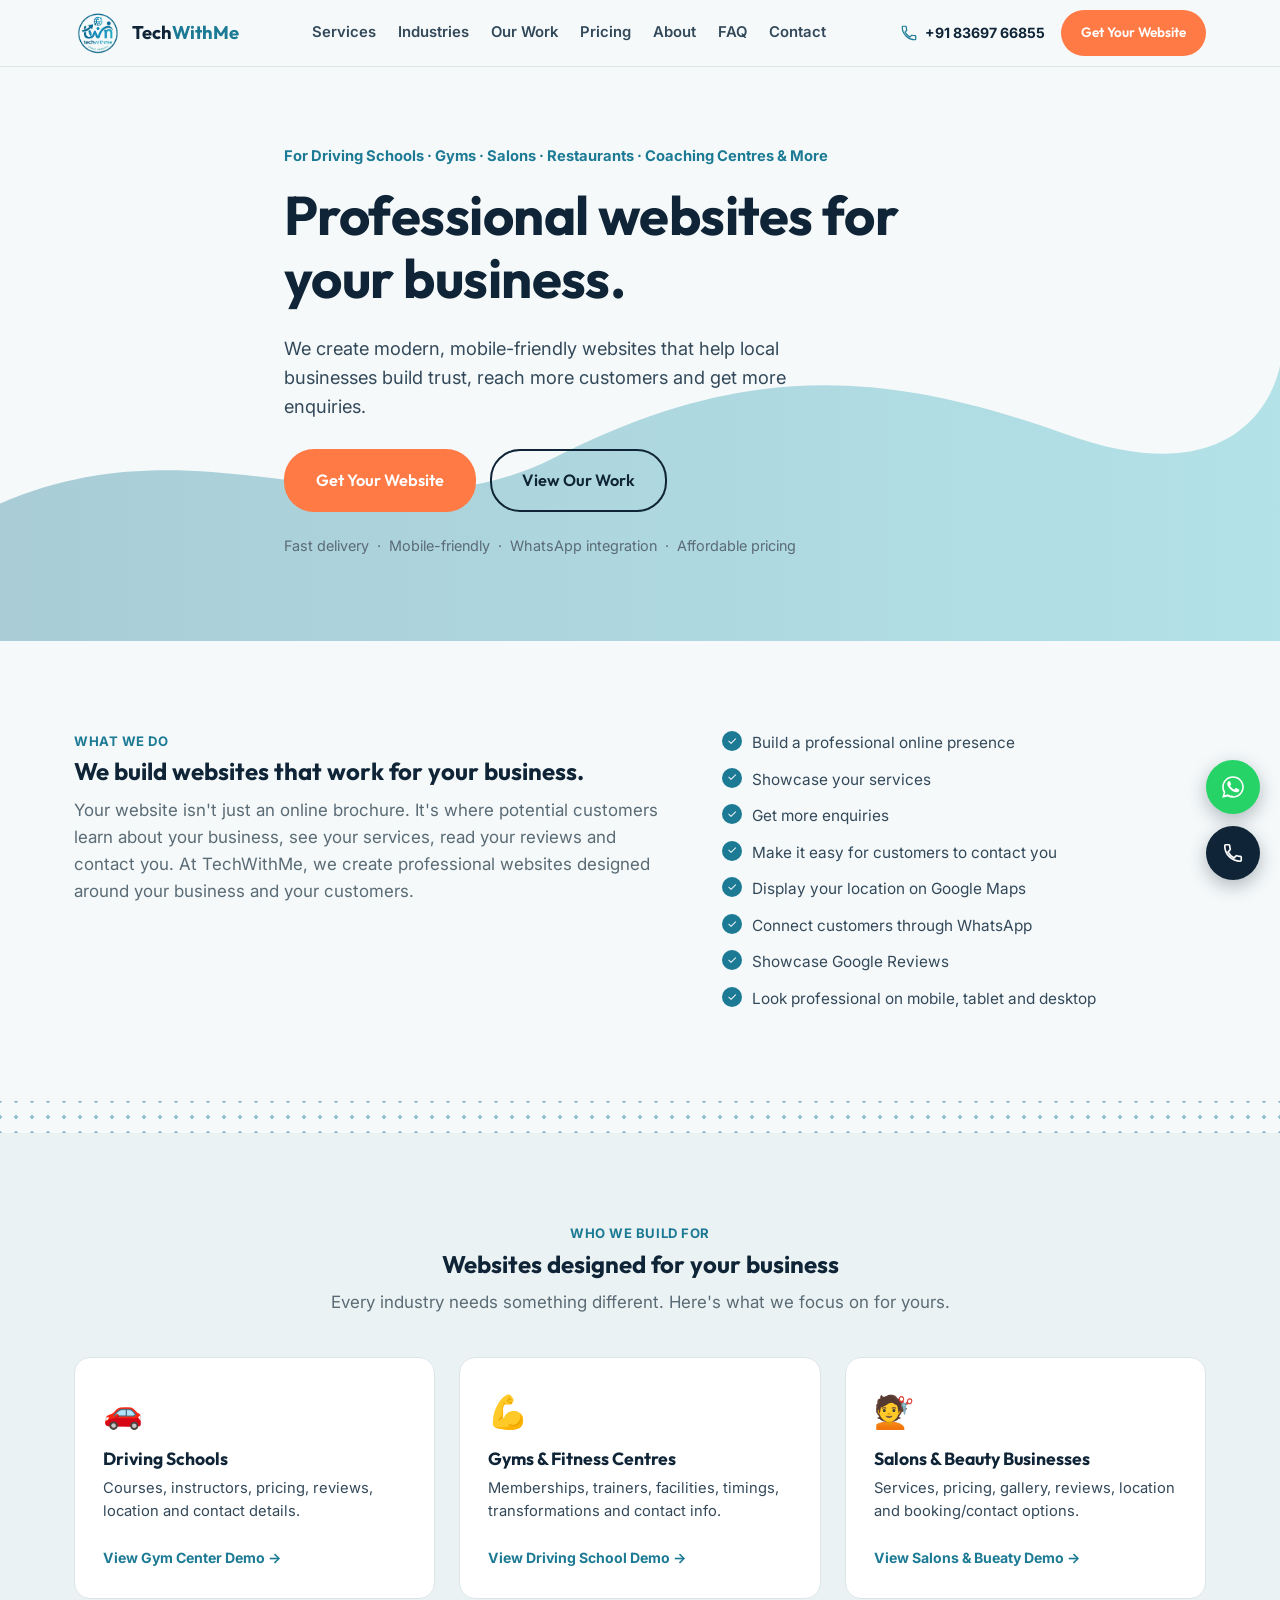
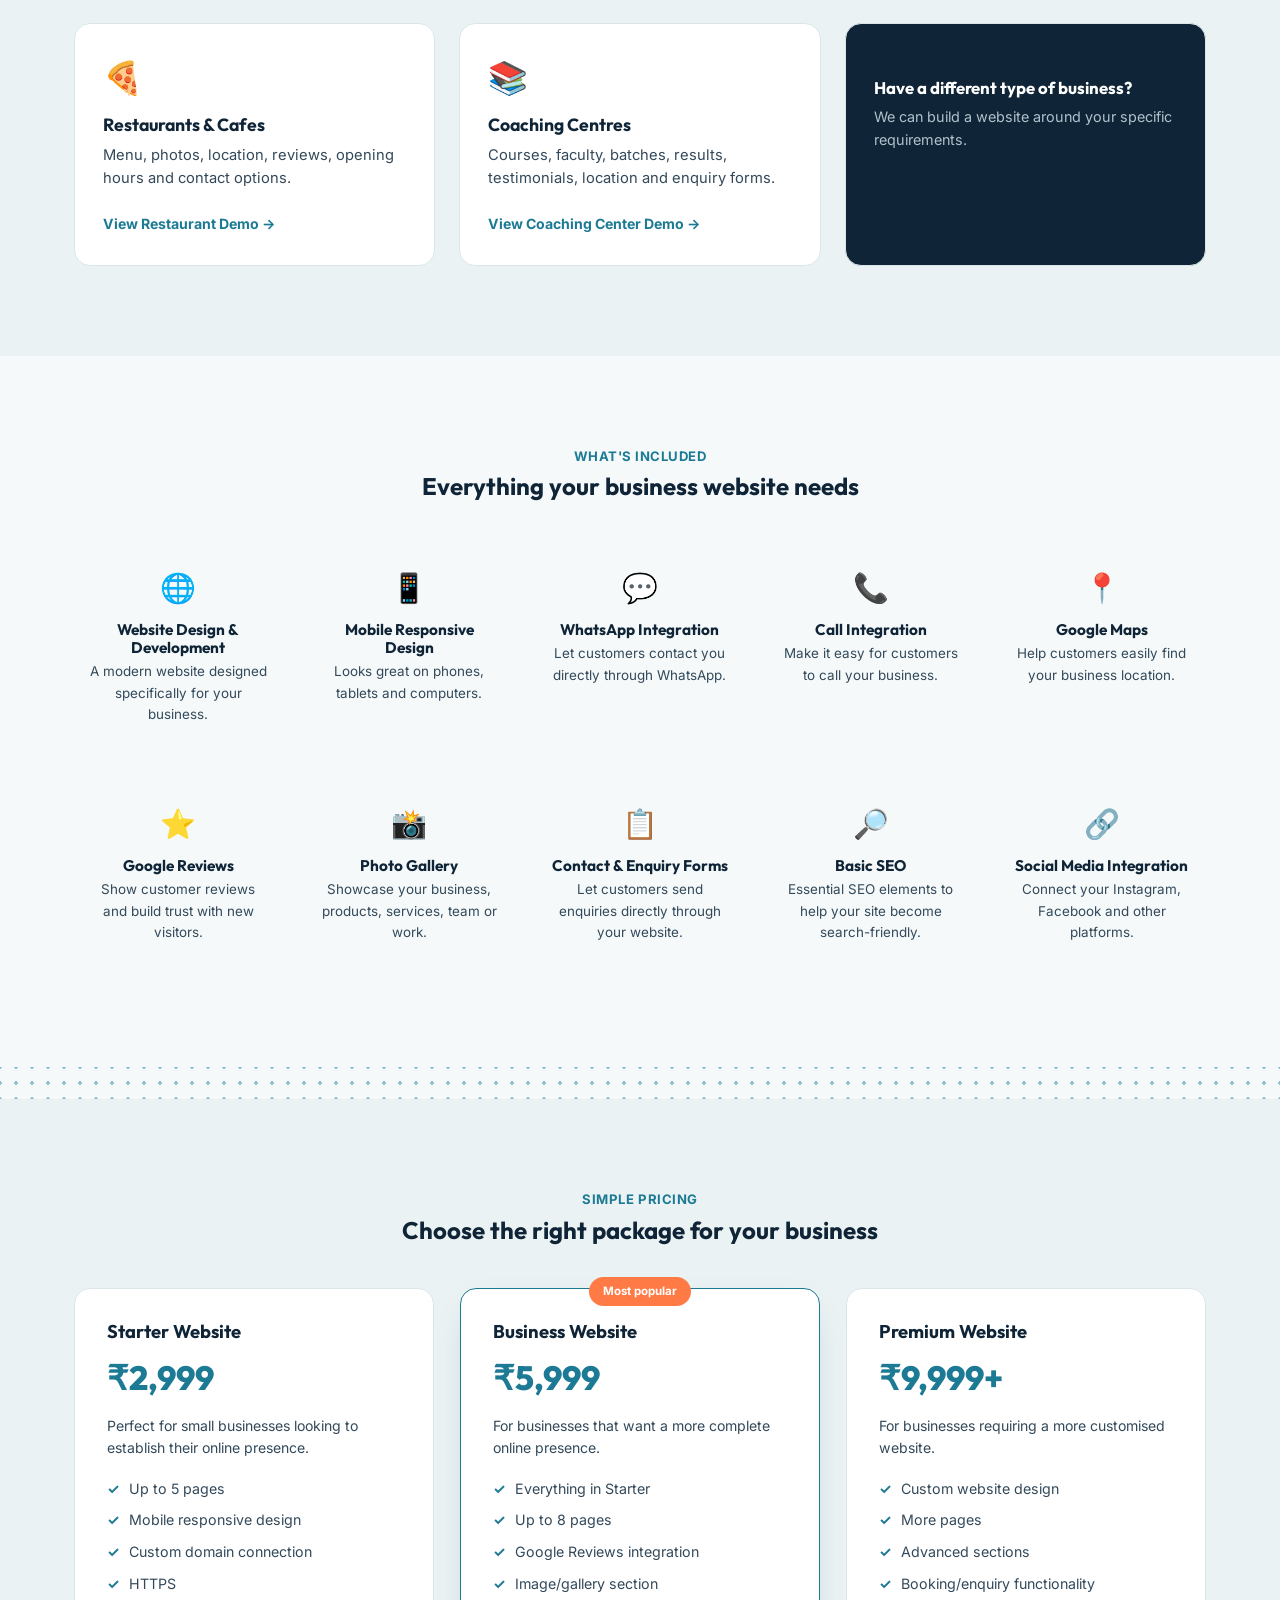
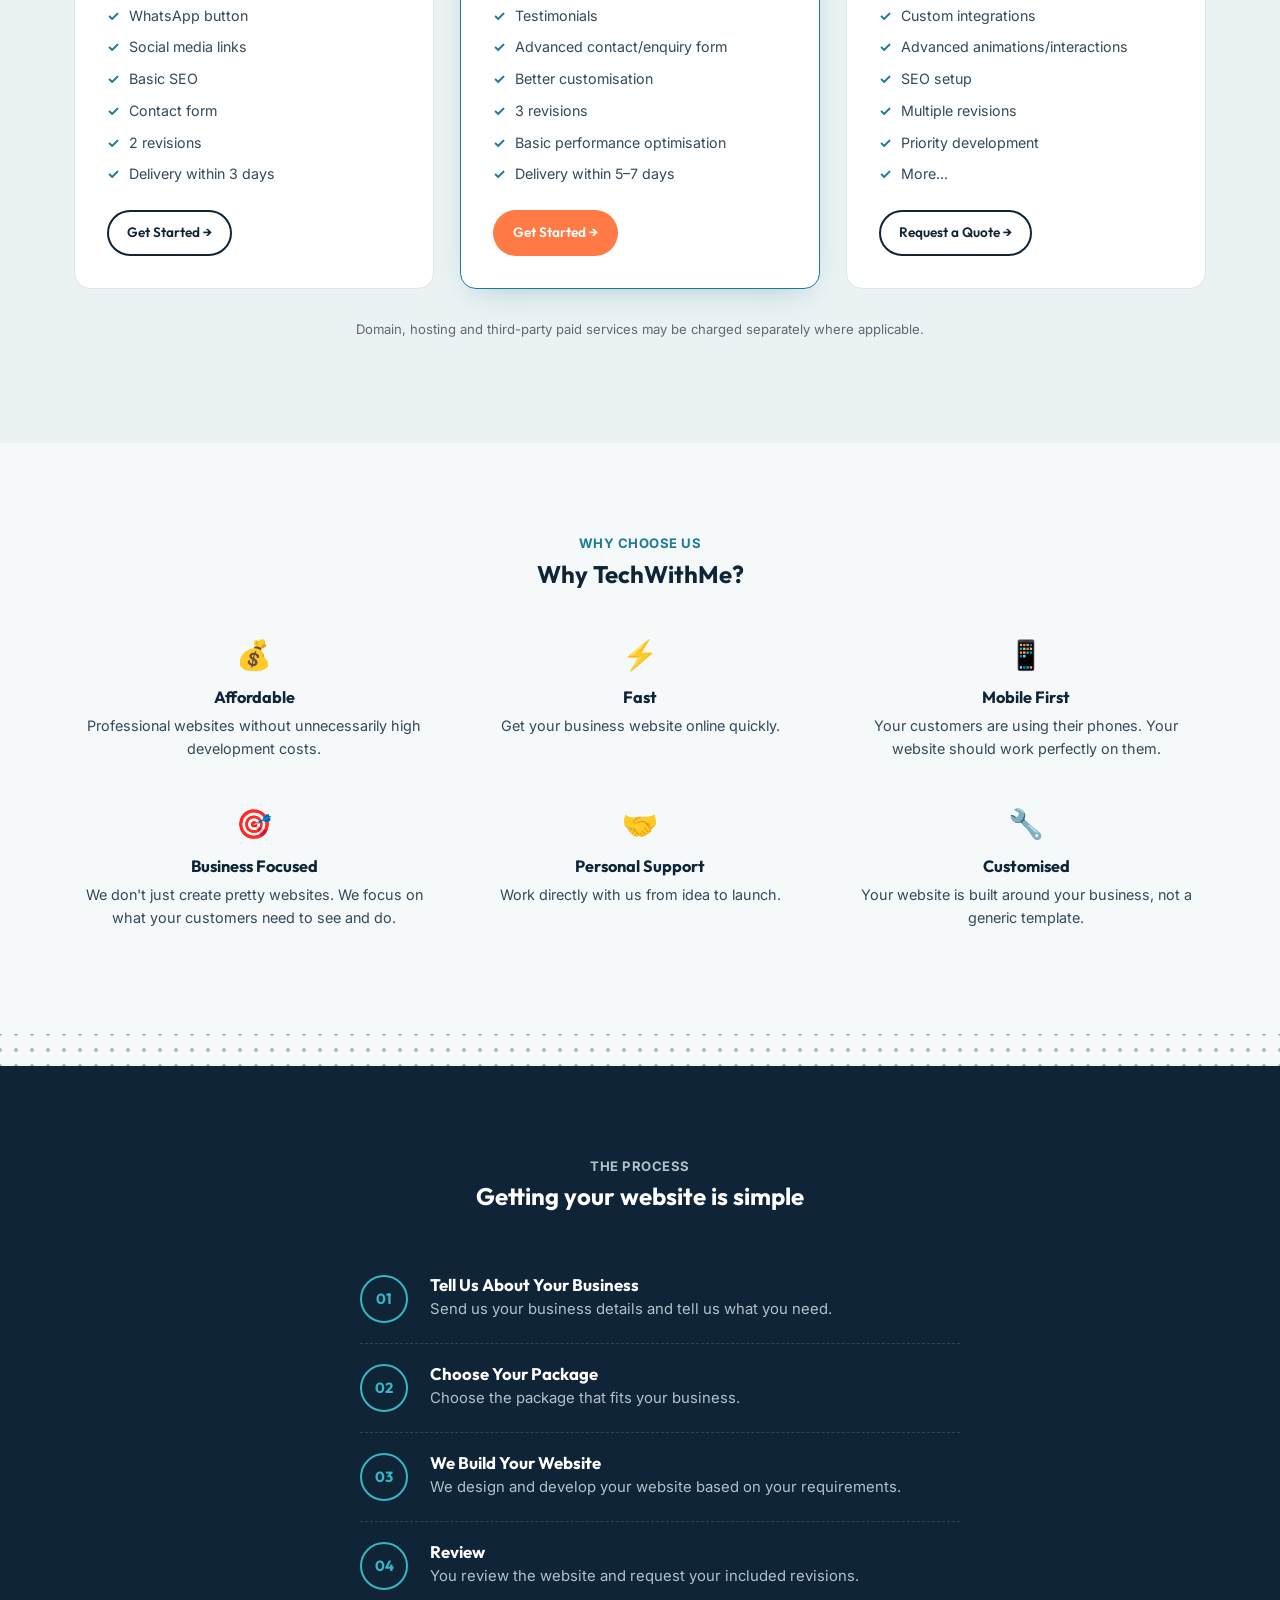
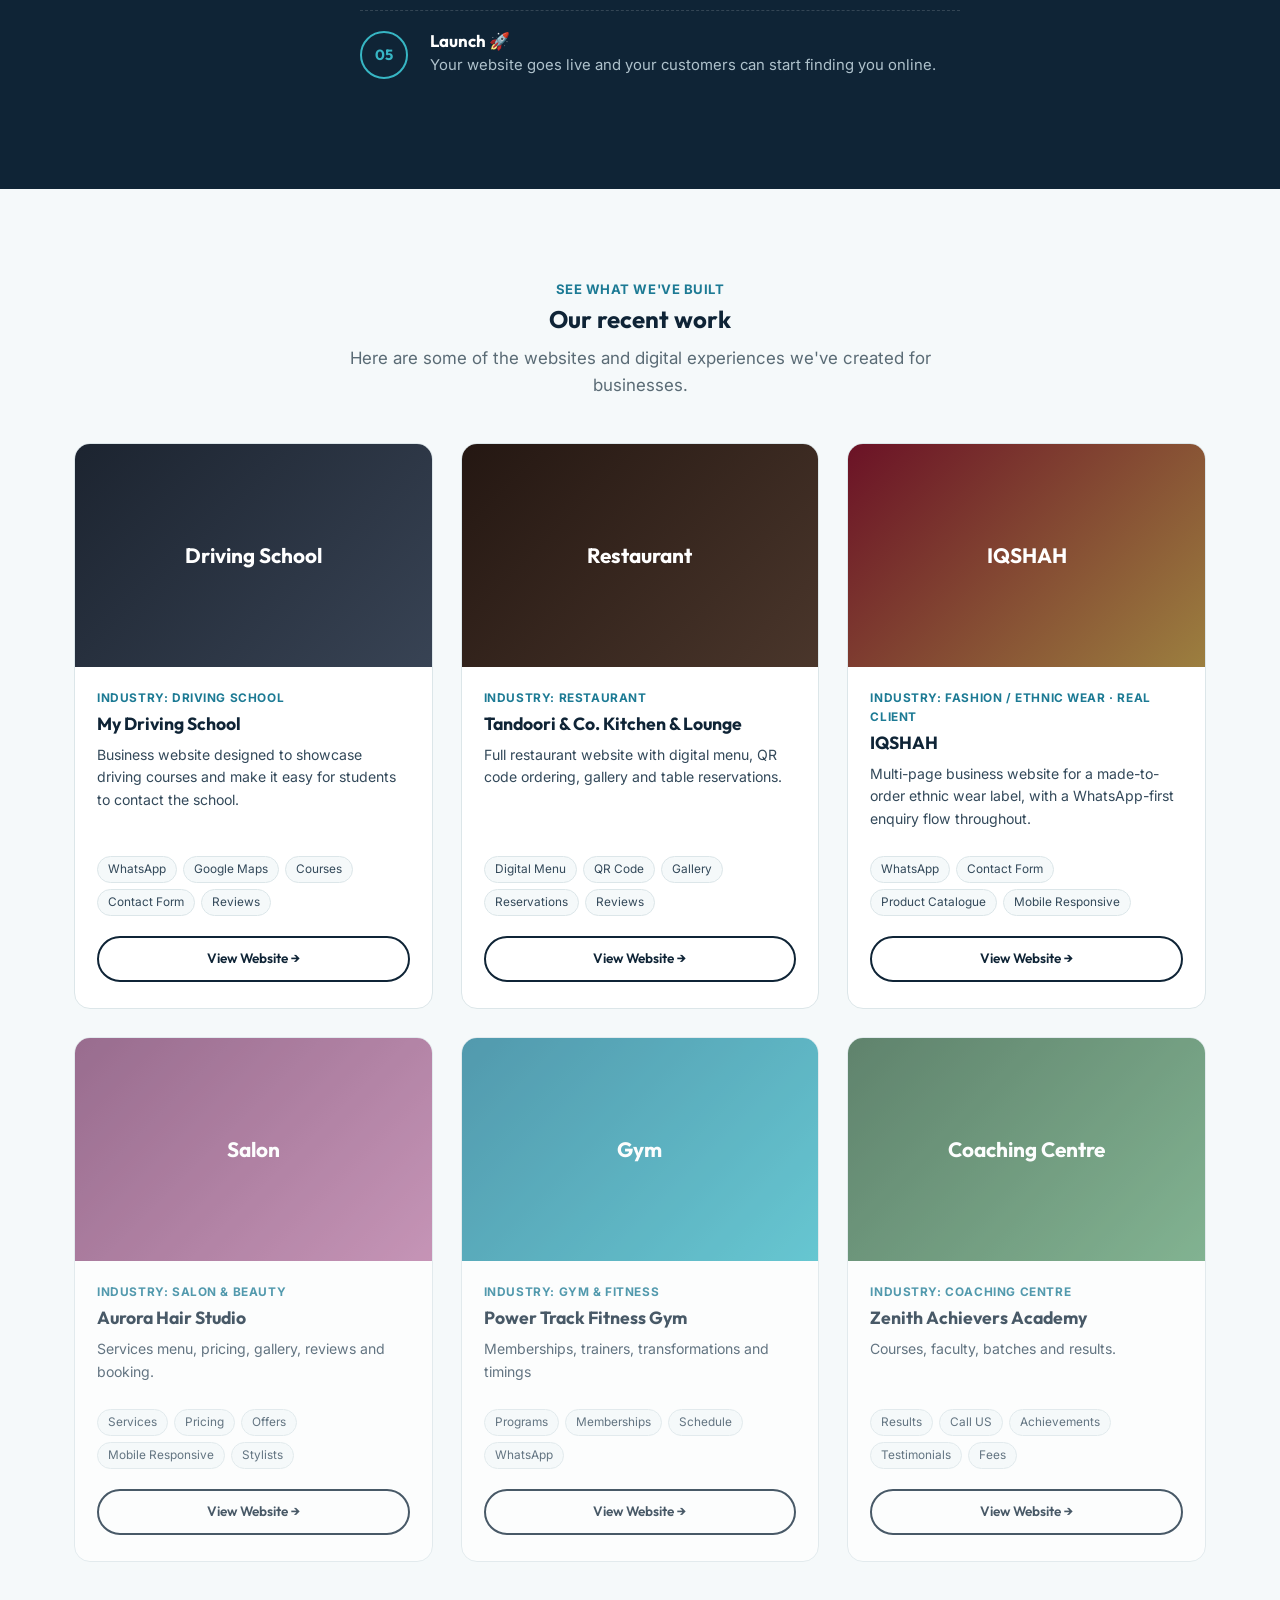
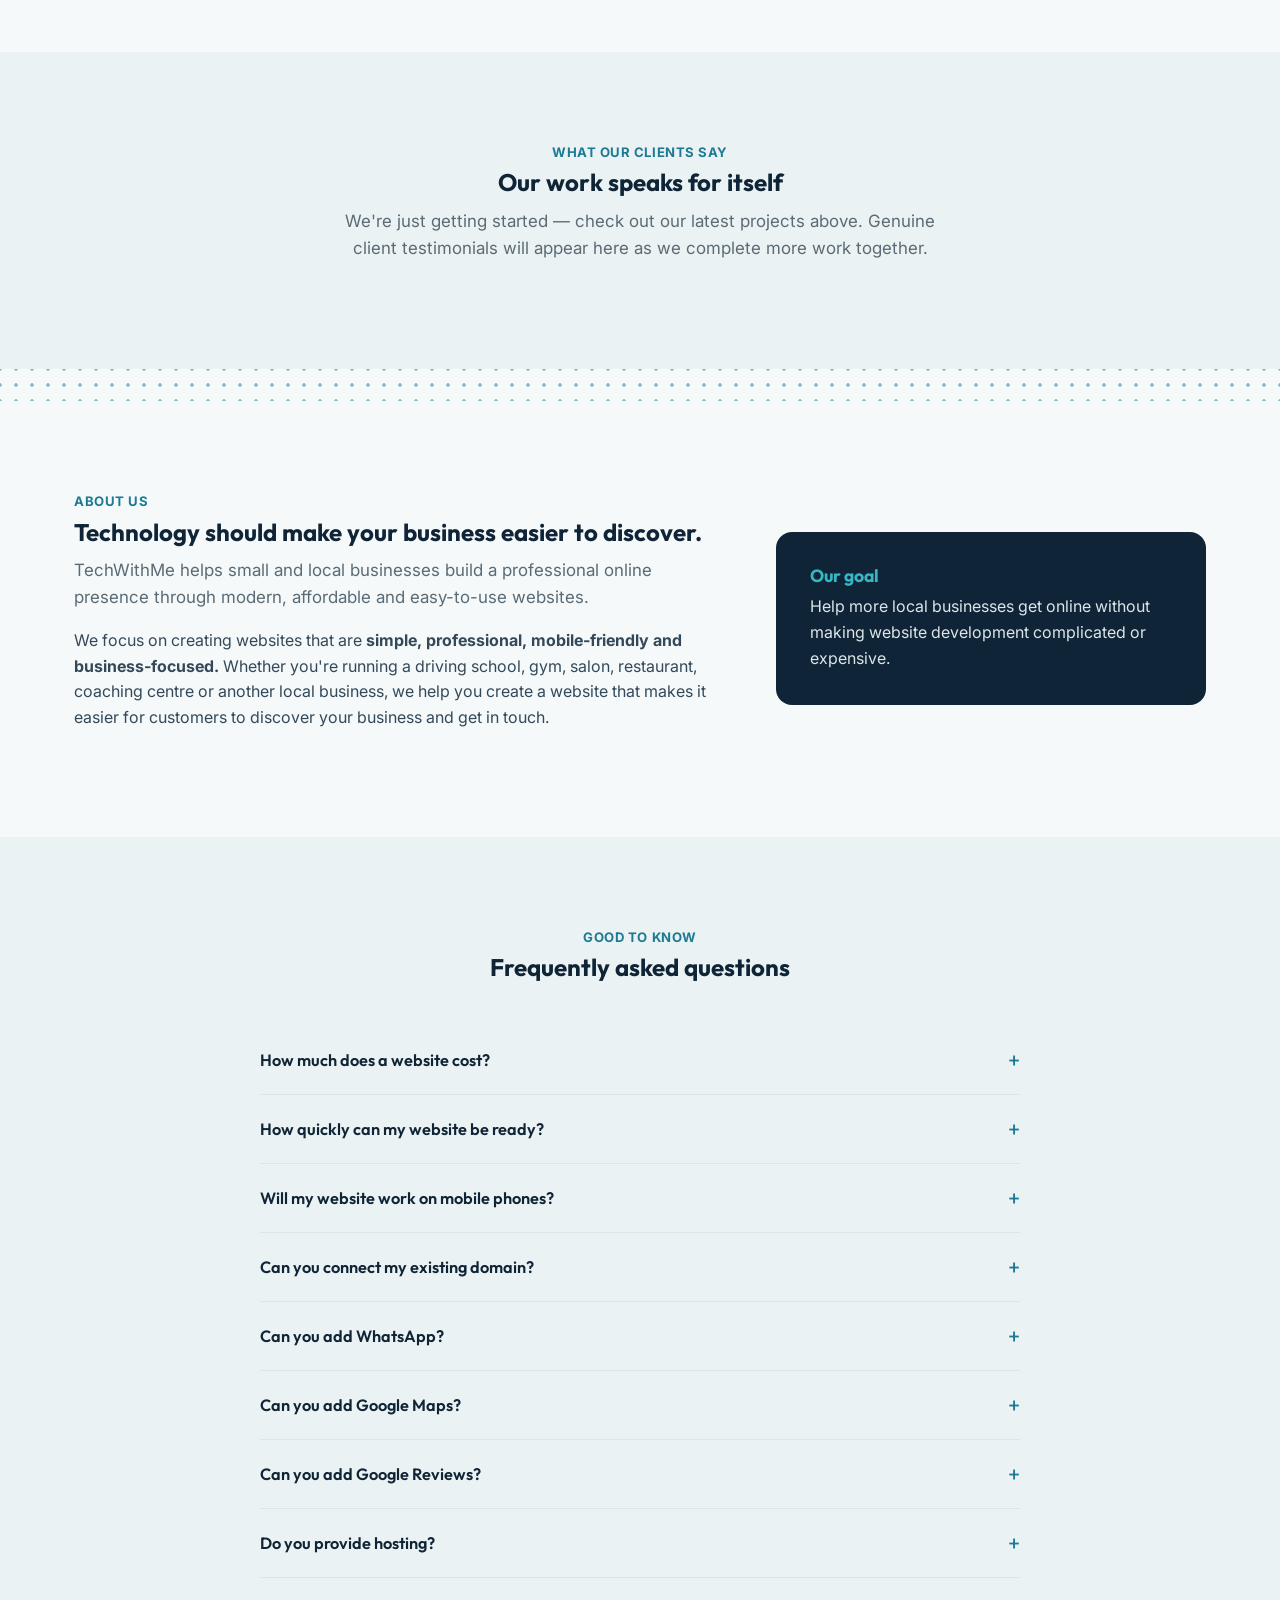
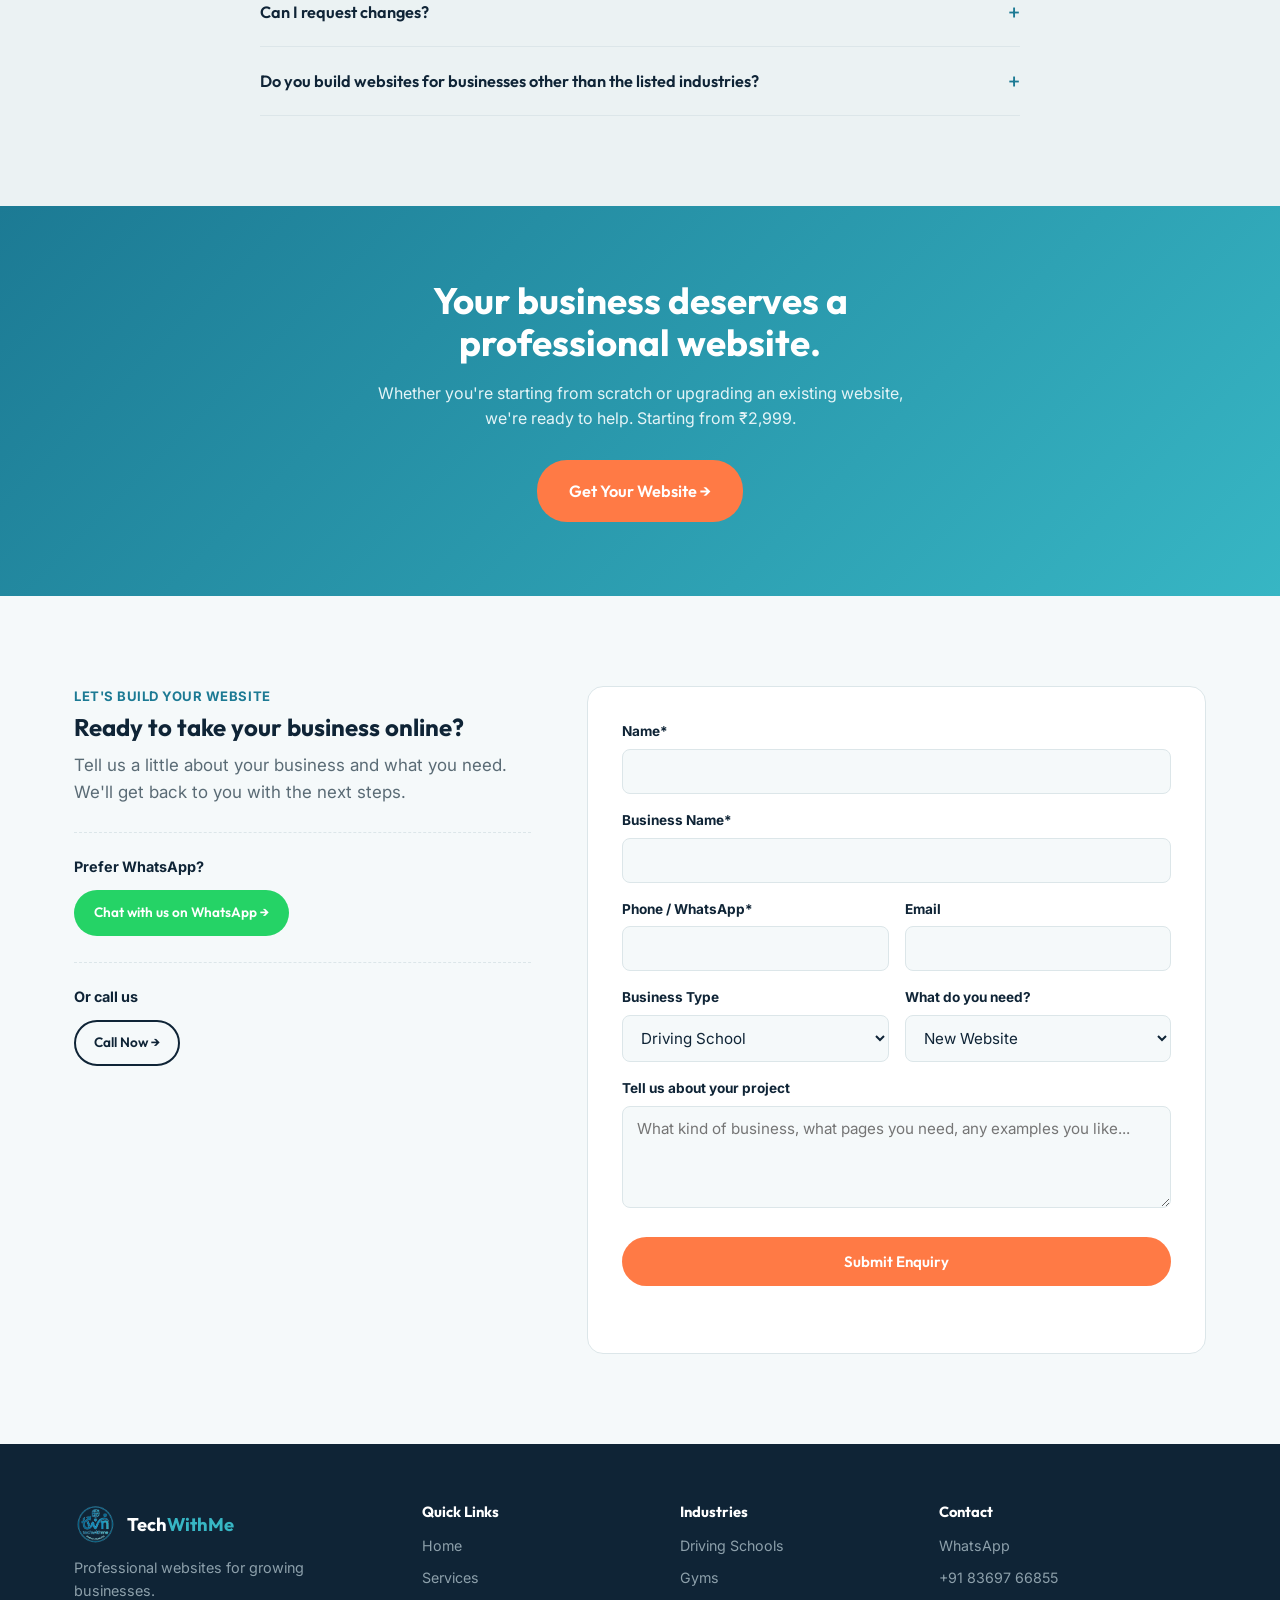
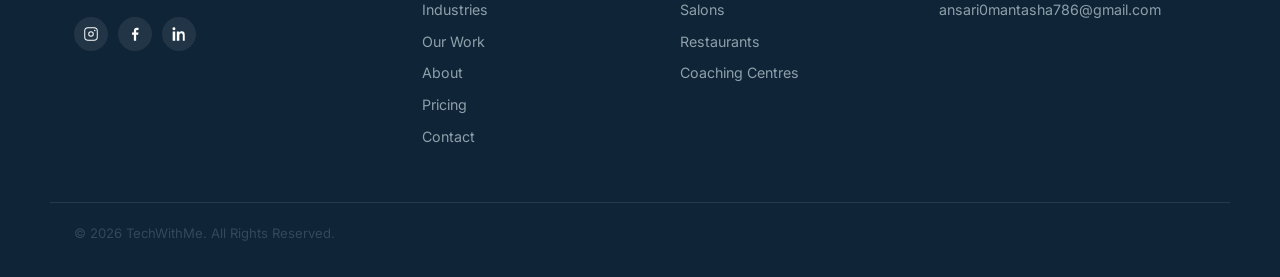
<file: index.html>
<!DOCTYPE html>
<html lang="en">
<head>
<meta charset="UTF-8">
<meta name="viewport" content="width=device-width, initial-scale=1.0">
<title>TechWithMe — Professional Websites for Growing Businesses</title>
<meta name="description" content="TechWithMe builds modern, mobile-friendly websites for driving schools, gyms, salons, restaurants and coaching centres — with WhatsApp, Google Maps, reviews and enquiry forms built in. Starting from ₹2,999.">
<meta name="keywords" content="website design India, business website, driving school website, gym website, salon website, restaurant website, coaching centre website, affordable website design">
<meta property="og:title" content="TechWithMe — Professional Websites for Growing Businesses">
<meta property="og:description" content="Modern, mobile-friendly websites for local businesses. WhatsApp, Google Maps, reviews and enquiry forms built in. Starting from ₹2,999.">
<meta property="og:type" content="website">
<link rel="icon" href="images/logo.png">
<link rel="preconnect" href="https://fonts.googleapis.com">
<link rel="preconnect" href="https://fonts.gstatic.com" crossorigin>
<link href="https://fonts.googleapis.com/css2?family=Outfit:wght@500;600;700;800&family=Inter:wght@400;500;600;700&display=swap" rel="stylesheet">
<link rel="stylesheet" href="style.css">
<script type="application/ld+json">
{
  "@context": "https://schema.org",
  "@type": "ProfessionalService",
  "name": "TechWithMe",
  "description": "Professional websites for growing local businesses.",
  "telephone": "+91-8369766855",
  "email": "ansari0mantasha786@gmail.com",
  "url": "https://techwithme.online",
  "areaServed": "IN",
  "priceRange": "₹₹"
}
</script>
</head>
<body>

<!-- ================= HEADER ================= -->
<header class="site-header" id="top">
  <div class="wrap header-inner">
    <a href="#top" class="brand" aria-label="TechWithMe home">
      <img src="images/logo.png" alt="TechWithMe logo" class="brand-mark">
      <span class="brand-name">Tech<em>WithMe</em></span>
    </a>

    <nav class="main-nav" id="mainNav" aria-label="Primary">
      <a href="#services">Services</a>
      <a href="#industries">Industries</a>
      <a href="#work">Our Work</a>
      <a href="#pricing">Pricing</a>
      <a href="#about">About</a>
      <a href="#faq">FAQ</a>
      <a href="#contact">Contact</a>
    </nav>

    <div class="header-actions">
      <a href="tel:+918369766855" class="icon-link" aria-label="Call TechWithMe">
        <svg width="18" height="18" viewBox="0 0 24 24" fill="none"><path d="M6.6 10.8c1.4 2.8 3.8 5.1 6.6 6.6l2.2-2.2c.3-.3.7-.4 1-.2 1.1.4 2.3.6 3.6.6.6 0 1 .4 1 1V20c0 .6-.4 1-1 1-9.4 0-17-7.6-17-17 0-.6.4-1 1-1h3.4c.6 0 1 .4 1 1 0 1.2.2 2.4.6 3.6.1.4 0 .8-.3 1.1L6.6 10.8z" stroke="currentColor" stroke-width="1.6" stroke-linejoin="round"/></svg>
        <span>+91 83697 66855</span>
      </a>
      <a href="#contact" class="btn btn-primary btn-small">Get Your Website</a>
      <button class="nav-toggle" id="navToggle" aria-label="Toggle menu" aria-expanded="false" aria-controls="mainNav">
        <span></span><span></span><span></span>
      </button>
    </div>
  </div>
</header>

<!-- ================= HERO ================= -->
<section class="hero">
  <div class="hero-bg" aria-hidden="true">
    <svg viewBox="0 0 1200 500" preserveAspectRatio="none">
      <path d="M0 380 C 200 300, 350 420, 520 340 S 820 260, 1000 320 S 1200 260, 1200 260 V500 H0 Z" fill="url(#g1)" opacity="0.35"/>
      <defs><linearGradient id="g1" x1="0" y1="0" x2="1" y2="0"><stop offset="0" stop-color="#1C7A94"/><stop offset="1" stop-color="#37B6C4"/></linearGradient></defs>
    </svg>
  </div>
  <div class="wrap hero-inner">
    <p class="hero-eyebrow">For Driving Schools · Gyms · Salons · Restaurants · Coaching Centres &amp; More</p>
    <h1>Professional websites for your business.</h1>
    <p class="hero-sub">We create modern, mobile-friendly websites that help local businesses build trust, reach more customers and get more enquiries.</p>
    <div class="hero-ctas">
      <a href="#contact" class="btn btn-primary btn-lg">Get Your Website</a>
      <a href="#work" class="btn btn-outline btn-lg">View Our Work</a>
    </div>
    <p class="hero-trust">Fast delivery &nbsp;·&nbsp; Mobile-friendly &nbsp;·&nbsp; WhatsApp integration &nbsp;·&nbsp; Affordable pricing</p>
  </div>
</section>

<!-- ================= WHAT WE DO ================= -->
<section class="section">
  <div class="wrap what-grid">
    <div>
      <p class="eyebrow">What we do</p>
      <h2>We build websites that work for your business.</h2>
      <p class="lead">Your website isn't just an online brochure. It's where potential customers learn about your business, see your services, read your reviews and contact you. At TechWithMe, we create professional websites designed around your business and your customers.</p>
    </div>
    <ul class="check-list">
      <li>Build a professional online presence</li>
      <li>Showcase your services</li>
      <li>Get more enquiries</li>
      <li>Make it easy for customers to contact you</li>
      <li>Display your location on Google Maps</li>
      <li>Connect customers through WhatsApp</li>
      <li>Showcase Google Reviews</li>
      <li>Look professional on mobile, tablet and desktop</li>
    </ul>
  </div>
</section>

<div class="dot-divider" aria-hidden="true"></div>

<!-- ================= INDUSTRIES ================= -->
<section id="industries" class="section section-tint">
  <div class="wrap">
    <p class="eyebrow center">Who we build for</p>
    <h2 class="center">Websites designed for your business</h2>
    <p class="lead center">Every industry needs something different. Here's what we focus on for yours.</p>

    <div class="industry-grid">
      <article class="industry-card">
        <div class="industry-icon">🚗</div>
        <h3>Driving Schools</h3>
        <p>Courses, instructors, pricing, reviews, location and contact details.</p>
        <a href="projects/Driving/index.html" target="_blank" rel="noopener" class="industry-link">View Gym Center Demo →</a>
      </article>
      <article class="industry-card">
        <div class="industry-icon">💪</div>
        <h3>Gyms &amp; Fitness Centres</h3>
        <p>Memberships, trainers, facilities, timings, transformations and contact info.</p>
         <a href="projects/Gyms/index.html" target="_blank" rel="noopener" class="industry-link">View Driving School Demo →</a>

      </article>
      <article class="industry-card">
        <div class="industry-icon">💇</div>
        <h3>Salons &amp; Beauty Businesses</h3>
        <p>Services, pricing, gallery, reviews, location and booking/contact options.</p>
         <a href="projects/Salons/index.html" target="_blank" rel="noopener" class="industry-link">View Salons & Bueaty Demo →</a>
      </article>
      <article class="industry-card">
        <div class="industry-icon">🍕</div>
        <h3>Restaurants &amp; Cafes</h3>
        <p>Menu, photos, location, reviews, opening hours and contact options.</p>
        <a href="projects/Restaurants/index.html" target="_blank" rel="noopener" class="industry-link">View Restaurant Demo →</a>
      </article>
      <article class="industry-card">
        <div class="industry-icon">📚</div>
        <h3>Coaching Centres</h3>
        <p>Courses, faculty, batches, results, testimonials, location and enquiry forms.</p>
         <a href="projects/Coaching/index.html" target="_blank" rel="noopener" class="industry-link">View Coaching Center Demo  →</a>
      </article>
      <article class="industry-card industry-card-cta">
        <h3>Have a different type of business?</h3>
        <p>We can build a website around your specific requirements.</p>
        <a href="#contact" class="btn btn-outline btn-small">Talk to Us →</a>
      </article>
    </div>
  </div>
</section>

<!-- ================= SERVICES ================= -->
<section id="services" class="section">
  <div class="wrap">
    <p class="eyebrow center">What's included</p>
    <h2 class="center">Everything your business website needs</h2>
    <div class="service-grid">
      <div class="service-card"><div class="service-icon">🌐</div><h3>Website Design &amp; Development</h3><p>A modern website designed specifically for your business.</p></div>
      <div class="service-card"><div class="service-icon">📱</div><h3>Mobile Responsive Design</h3><p>Looks great on phones, tablets and computers.</p></div>
      <div class="service-card"><div class="service-icon">💬</div><h3>WhatsApp Integration</h3><p>Let customers contact you directly through WhatsApp.</p></div>
      <div class="service-card"><div class="service-icon">📞</div><h3>Call Integration</h3><p>Make it easy for customers to call your business.</p></div>
      <div class="service-card"><div class="service-icon">📍</div><h3>Google Maps</h3><p>Help customers easily find your business location.</p></div>
      <div class="service-card"><div class="service-icon">⭐</div><h3>Google Reviews</h3><p>Show customer reviews and build trust with new visitors.</p></div>
      <div class="service-card"><div class="service-icon">📸</div><h3>Photo Gallery</h3><p>Showcase your business, products, services, team or work.</p></div>
      <div class="service-card"><div class="service-icon">📋</div><h3>Contact &amp; Enquiry Forms</h3><p>Let customers send enquiries directly through your website.</p></div>
      <div class="service-card"><div class="service-icon">🔎</div><h3>Basic SEO</h3><p>Essential SEO elements to help your site become search-friendly.</p></div>
      <div class="service-card"><div class="service-icon">🔗</div><h3>Social Media Integration</h3><p>Connect your Instagram, Facebook and other platforms.</p></div>
    </div>
  </div>
</section>

<div class="dot-divider" aria-hidden="true"></div>

<!-- ================= PRICING ================= -->
<section id="pricing" class="section section-tint">
  <div class="wrap">
    <p class="eyebrow center">Simple pricing</p>
    <h2 class="center">Choose the right package for your business</h2>
    <div class="pricing-grid">
      <div class="price-card">
        <h3>Starter Website</h3>
        <div class="price-amount">₹2,999</div>
        <p class="price-desc">Perfect for small businesses looking to establish their online presence.</p>
        <ul class="price-list">
          <li>Up to 5 pages</li>
          <li>Mobile responsive design</li>
          <li>Custom domain connection</li>
          <li>HTTPS</li>
          <li>WhatsApp button</li>
          <li>Social media links</li>
          <li>Basic SEO</li>
          <li>Contact form</li>
          <li>2 revisions</li>
          <li>Delivery within 3 days</li>
        </ul>
        <a href="#contact" class="btn btn-outline btn-small">Get Started →</a>
      </div>
      <div class="price-card price-card-featured">
        <span class="badge">Most popular</span>
        <h3>Business Website</h3>
        <div class="price-amount">₹5,999</div>
        <p class="price-desc">For businesses that want a more complete online presence.</p>
        <ul class="price-list">
          <li>Everything in Starter</li>
          <li>Up to 8 pages</li>
          <li>Google Reviews integration</li>
          <li>Image/gallery section</li>
          <li>Testimonials</li>
          <li>Advanced contact/enquiry form</li>
          <li>Better customisation</li>
          <li>3 revisions</li>
          <li>Basic performance optimisation</li>
          <li>Delivery within 5–7 days</li>
        </ul>
        <a href="#contact" class="btn btn-primary btn-small">Get Started →</a>
      </div>
      <div class="price-card">
        <h3>Premium Website</h3>
        <div class="price-amount">₹9,999+</div>
        <p class="price-desc">For businesses requiring a more customised website.</p>
        <ul class="price-list">
          <li>Custom website design</li>
          <li>More pages</li>
          <li>Advanced sections</li>
          <li>Booking/enquiry functionality</li>
          <li>Custom integrations</li>
          <li>Advanced animations/interactions</li>
          <li>SEO setup</li>
          <li>Multiple revisions</li>
          <li>Priority development</li>
          <li>More... </li>
        </ul>
        <a href="#contact" class="btn btn-outline btn-small">Request a Quote →</a>
      </div>
    </div>
    <p class="price-note">Domain, hosting and third-party paid services may be charged separately where applicable.</p>
  </div>
</section>

<!-- ================= WHY TECHWITHME ================= -->
<section class="section">
  <div class="wrap">
    <p class="eyebrow center">Why choose us</p>
    <h2 class="center">Why TechWithMe?</h2>
    <div class="why-grid">
      <div class="why-card"><div class="why-icon">💰</div><h3>Affordable</h3><p>Professional websites without unnecessarily high development costs.</p></div>
      <div class="why-card"><div class="why-icon">⚡</div><h3>Fast</h3><p>Get your business website online quickly.</p></div>
      <div class="why-card"><div class="why-icon">📱</div><h3>Mobile First</h3><p>Your customers are using their phones. Your website should work perfectly on them.</p></div>
      <div class="why-card"><div class="why-icon">🎯</div><h3>Business Focused</h3><p>We don't just create pretty websites. We focus on what your customers need to see and do.</p></div>
      <div class="why-card"><div class="why-icon">🤝</div><h3>Personal Support</h3><p>Work directly with us from idea to launch.</p></div>
      <div class="why-card"><div class="why-icon">🔧</div><h3>Customised</h3><p>Your website is built around your business, not a generic template.</p></div>
    </div>
  </div>
</section>

<div class="dot-divider" aria-hidden="true"></div>

<!-- ================= HOW IT WORKS ================= -->
<section class="section section-dark">
  <div class="wrap">
    <p class="eyebrow eyebrow-light center">The process</p>
    <h2 class="center light">Getting your website is simple</h2>
    <ol class="steps">
      <li><span class="step-num">01</span><div><h3>Tell Us About Your Business</h3><p>Send us your business details and tell us what you need.</p></div></li>
      <li><span class="step-num">02</span><div><h3>Choose Your Package</h3><p>Choose the package that fits your business.</p></div></li>
      <li><span class="step-num">03</span><div><h3>We Build Your Website</h3><p>We design and develop your website based on your requirements.</p></div></li>
      <li><span class="step-num">04</span><div><h3>Review</h3><p>You review the website and request your included revisions.</p></div></li>
      <li><span class="step-num">05</span><div><h3>Launch 🚀</h3><p>Your website goes live and your customers can start finding you online.</p></div></li>
    </ol>
  </div>
</section>

<!-- ================= PORTFOLIO ================= -->
<section id="work" class="section">
  <div class="wrap">
    <p class="eyebrow center">See what we've built</p>
    <h2 class="center">Our recent work</h2>
    <p class="lead center">Here are some of the websites and digital experiences we've created for businesses.</p>

    <div class="work-grid">
      <article class="work-card">
        <div class="work-thumb work-thumb-1">
          <span>Driving School</span>
        </div>
        <div class="work-body">
          <div class="work-tag">Industry: Driving School</div>
          <h3>My Driving School</h3>
          <p>Business website designed to showcase driving courses and make it easy for students to contact the school.</p>
          <div class="work-features">
            <span>WhatsApp</span><span>Google Maps</span><span>Courses</span><span>Contact Form</span><span>Reviews</span>
          </div>
          <a href="projects/Driving/index.html" target="_blank" rel="noopener" class="btn btn-outline btn-small">View Website →</a>
        </div>
      </article>

      <article class="work-card">
        <div class="work-thumb work-thumb-2">
          <span>Restaurant</span>
        </div>
        <div class="work-body">
          <div class="work-tag">Industry: Restaurant</div>
          <h3>Tandoori &amp; Co. Kitchen &amp; Lounge</h3>
          <p>Full restaurant website with digital menu, QR code ordering, gallery and table reservations.</p>
          <div class="work-features">
            <span>Digital Menu</span><span>QR Code</span><span>Gallery</span><span>Reservations</span><span>Reviews</span>
          </div>
          <a href="projects/Restaurants/index.html" target="_blank" rel="noopener" class="btn btn-outline btn-small">View Website →</a>
        </div>
      </article>

      <article class="work-card">
        <div class="work-thumb work-thumb-3">
          <span>IQSHAH</span>
        </div>
        <div class="work-body">
          <div class="work-tag">Industry: Fashion / Ethnic Wear · Real Client</div>
          <h3>IQSHAH</h3>
          <p>Multi-page business website for a made-to-order ethnic wear label, with a WhatsApp-first enquiry flow throughout.</p>
          <div class="work-features">
            <span>WhatsApp</span><span>Contact Form</span><span>Product Catalogue</span><span>Mobile Responsive</span>
          </div>
          <a href="https://iqshah.com" target="_blank" rel="noopener" class="btn btn-outline btn-small">View Website →</a>
        </div>
      </article>

      <article class="work-card work-card-soon">
        <div class="work-thumb work-thumb-4">
          <span>Salon</span>
        </div>
        <div class="work-body">
          <div class="work-tag">Industry: Salon &amp; Beauty</div>
          <h3>Aurora Hair Studio</h3>
          <p>Services menu, pricing, gallery, reviews and booking.</p>
          <div class="work-features">
            <span>Services</span><span>Pricing</span><span>Offers</span><span>Mobile Responsive</span><span>Stylists</span>
          </div>
          <a href="projects/Salons/index.html" target="_blank" rel="noopener" class="btn btn-outline btn-small">View Website →</a>
           </div>
      </article>

      <article class="work-card work-card-soon">
        <div class="work-thumb work-thumb-5">
          <span>Gym</span>
        </div>
        <div class="work-body">
          <div class="work-tag">Industry: Gym &amp; Fitness</div>
          <h3>Power Track Fitness Gym</h3>
          <p>Memberships, trainers, transformations and timings</p>
         <div class="work-features">
            <span>Programs</span><span>Memberships</span><span>Schedule</span><span>WhatsApp</span>
          </div>
          <a href="projects/Gyms/index.html" target="_blank" rel="noopener" class="btn btn-outline btn-small">View Website →</a>
        </div>
      </article>

      <article class="work-card work-card-soon">
        <div class="work-thumb work-thumb-6">
          <span>Coaching Centre</span>
        </div>
        <div class="work-body">
          <div class="work-tag">Industry: Coaching Centre</div>
          <h3>Zenith Achievers Academy</h3>
          <p>Courses, faculty, batches and results.</p>
          <div class="work-features">
            <span>Results</span><span>Call US</span><span>Achievements</span><span>Testimonials</span><span>Fees</span>
          </div>
          <a href="projects/Coaching/index.html" target="_blank" rel="noopener" class="btn btn-outline btn-small">View Website →</a>
        </div>
      </article>
    </div>
  </div>
</section>

<!-- ================= TESTIMONIALS ================= -->
<section class="section section-tint">
  <div class="wrap center">
    <p class="eyebrow center">What our clients say</p>
    <h2 class="center">Our work speaks for itself</h2>
    <p class="lead center">We're just getting started — check out our latest projects above. Genuine client testimonials will appear here as we complete more work together.</p>
  </div>
</section>

<div class="dot-divider" aria-hidden="true"></div>

<!-- ================= ABOUT ================= -->
<section id="about" class="section">
  <div class="wrap about-grid">
    <div>
      <p class="eyebrow">About us</p>
      <h2>Technology should make your business easier to discover.</h2>
      <p class="lead">TechWithMe helps small and local businesses build a professional online presence through modern, affordable and easy-to-use websites.</p>
      <p>We focus on creating websites that are <strong>simple, professional, mobile-friendly and business-focused.</strong> Whether you're running a driving school, gym, salon, restaurant, coaching centre or another local business, we help you create a website that makes it easier for customers to discover your business and get in touch.</p>
    </div>
    <div class="goal-card">
      <h3>Our goal</h3>
      <p>Help more local businesses get online without making website development complicated or expensive.</p>
    </div>
  </div>
</section>

<!-- ================= FAQ ================= -->
<section id="faq" class="section section-tint">
  <div class="wrap">
    <p class="eyebrow center">Good to know</p>
    <h2 class="center">Frequently asked questions</h2>
    <div class="faq-list">
      <div class="faq-item">
        <button class="faq-q" aria-expanded="false">How much does a website cost?<span class="faq-icon">+</span></button>
        <div class="faq-a"><p>Our starter business website starts from ₹2,999. The final price depends on your requirements.</p></div>
      </div>
      <div class="faq-item">
        <button class="faq-q" aria-expanded="false">How quickly can my website be ready?<span class="faq-icon">+</span></button>
        <div class="faq-a"><p>Our Starter package can be delivered within 3 days, provided all required content and information are available.</p></div>
      </div>
      <div class="faq-item">
        <button class="faq-q" aria-expanded="false">Will my website work on mobile phones?<span class="faq-icon">+</span></button>
        <div class="faq-a"><p>Yes. All our websites are designed to be responsive across mobile, tablet and desktop devices.</p></div>
      </div>
      <div class="faq-item">
        <button class="faq-q" aria-expanded="false">Can you connect my existing domain?<span class="faq-icon">+</span></button>
        <div class="faq-a"><p>Yes. We can connect your existing domain to the website.</p></div>
      </div>
      <div class="faq-item">
        <button class="faq-q" aria-expanded="false">Can you add WhatsApp?<span class="faq-icon">+</span></button>
        <div class="faq-a"><p>Yes. WhatsApp integration is included in our website packages.</p></div>
      </div>
      <div class="faq-item">
        <button class="faq-q" aria-expanded="false">Can you add Google Maps?<span class="faq-icon">+</span></button>
        <div class="faq-a"><p>Yes — every package includes a Google Maps location on your contact page.</p></div>
      </div>
      <div class="faq-item">
        <button class="faq-q" aria-expanded="false">Can you add Google Reviews?<span class="faq-icon">+</span></button>
        <div class="faq-a"><p>Yes, depending on the package and available integration method.</p></div>
      </div>
      <div class="faq-item">
        <button class="faq-q" aria-expanded="false">Do you provide hosting?<span class="faq-icon">+</span></button>
        <div class="faq-a"><p>We can provide hosting/domain assistance, with hosting charges handled separately where applicable.</p></div>
      </div>
      <div class="faq-item">
        <button class="faq-q" aria-expanded="false">Can I request changes?<span class="faq-icon">+</span></button>
        <div class="faq-a"><p>Yes. Each package includes a specified number of revisions.</p></div>
      </div>
      <div class="faq-item">
        <button class="faq-q" aria-expanded="false">Do you build websites for businesses other than the listed industries?<span class="faq-icon">+</span></button>
        <div class="faq-a"><p>Yes. We can create websites for different types of businesses based on their requirements.</p></div>
      </div>
    </div>
  </div>
</section>

<!-- ================= FINAL CTA ================= -->
<section class="final-cta">
  <div class="wrap final-cta-inner">
    <h2>Your business deserves a professional website.</h2>
    <p>Whether you're starting from scratch or upgrading an existing website, we're ready to help. Starting from ₹2,999.</p>
    <a href="#contact" class="btn btn-primary btn-lg">Get Your Website →</a>
  </div>
</section>

<!-- ================= CONTACT ================= -->
<section id="contact" class="section">
  <div class="wrap contact-grid">
    <div class="contact-copy">
      <p class="eyebrow">Let's build your website</p>
      <h2>Ready to take your business online?</h2>
      <p class="lead">Tell us a little about your business and what you need. We'll get back to you with the next steps.</p>
      <div class="contact-alt">
        <p>Prefer WhatsApp?</p>
        <a href="https://wa.me/918369766855?text=Hi%20TechWithMe%2C%20I%27d%20like%20to%20get%20a%20website%20for%20my%20business." target="_blank" rel="noopener" class="btn btn-whatsapp btn-small">Chat with us on WhatsApp →</a>
      </div>
      <div class="contact-alt">
        <p>Or call us</p>
        <a href="tel:+918369766855" class="btn btn-outline btn-small">Call Now →</a>
      </div>
    </div>

    <form class="contact-form" id="contactForm" novalidate>
      <div class="form-row">
        <label for="cName">Name*</label>
        <input type="text" id="cName" required autocomplete="name">
      </div>
      <div class="form-row">
        <label for="cBusiness">Business Name*</label>
        <input type="text" id="cBusiness" required>
      </div>
      <div class="form-row form-row-split">
        <div>
          <label for="cPhone">Phone / WhatsApp*</label>
          <input type="tel" id="cPhone" required pattern="[0-9+ ]{8,15}">
        </div>
        <div>
          <label for="cEmail">Email</label>
          <input type="email" id="cEmail">
        </div>
      </div>
      <div class="form-row form-row-split">
        <div>
          <label for="cType">Business Type</label>
          <select id="cType">
            <option>Driving School</option>
            <option>Gym</option>
            <option>Salon</option>
            <option>Restaurant</option>
            <option>Coaching Centre</option>
            <option>Other</option>
          </select>
        </div>
        <div>
          <label for="cNeed">What do you need?</label>
          <select id="cNeed">
            <option>New Website</option>
            <option>Website Redesign</option>
            <option>Landing Page</option>
            <option>Website Maintenance</option>
            <option>Other</option>
          </select>
        </div>
      </div>
      <div class="form-row">
        <label for="cMessage">Tell us about your project</label>
        <textarea id="cMessage" rows="4" placeholder="What kind of business, what pages you need, any examples you like..."></textarea>
      </div>
      <button type="submit" class="btn btn-primary form-submit">Submit Enquiry</button>
      <p class="form-note" id="formNote" role="status"></p>
    </form>
  </div>
</section>

<!-- ================= FOOTER ================= -->
<footer class="site-footer">
  <div class="wrap footer-grid">
    <div class="footer-brand">
      <div class="footer-logo-row">
        <img src="images/logo.png" alt="TechWithMe logo" class="footer-logo">
        <span class="brand-name brand-name-footer">Tech<em>WithMe</em></span>
      </div>
      <p>Professional websites for growing businesses.</p>
      <div class="social-links">
        <a href="https://www.instagram.com/" aria-label="Instagram"><svg width="18" height="18" viewBox="0 0 24 24" fill="currentColor"><path d="M12 8.3a3.7 3.7 0 1 0 0 7.4 3.7 3.7 0 0 0 0-7.4zm0 6.1a2.4 2.4 0 1 1 0-4.8 2.4 2.4 0 0 1 0 4.8zM16 3H8a5 5 0 0 0-5 5v8a5 5 0 0 0 5 5h8a5 5 0 0 0 5-5V8a5 5 0 0 0-5-5zm3.7 13a3.7 3.7 0 0 1-3.7 3.7H8A3.7 3.7 0 0 1 4.3 16V8A3.7 3.7 0 0 1 8 4.3h8A3.7 3.7 0 0 1 19.7 8v8zM17 6.3a1 1 0 1 0 0 2 1 1 0 0 0 0-2z"/></svg></a>
        <a href="https://www.facebook.com/" aria-label="Facebook"><svg width="18" height="18" viewBox="0 0 24 24" fill="currentColor"><path d="M13.5 21v-8h2.7l.4-3.1h-3.1V8c0-.9.2-1.5 1.6-1.5h1.6V3.7c-.3 0-1.2-.1-2.3-.1-2.3 0-3.9 1.4-3.9 4v2.3H8v3.1h2.5V21h3z"/></svg></a>
        <a href="https://www.linkedin.com/in/mantasha-ansari-0a6522328/" aria-label="LinkedIn"><svg width="18" height="18" viewBox="0 0 24 24" fill="currentColor"><path d="M6.94 8.5H3.56V21h3.38V8.5zM5.25 3a1.96 1.96 0 1 0 0 3.92 1.96 1.96 0 0 0 0-3.92zM20.44 21h-3.37v-6.4c0-1.53-.03-3.5-2.13-3.5-2.14 0-2.47 1.67-2.47 3.39V21H9.1V8.5h3.24v1.71h.05c.45-.86 1.56-1.77 3.2-1.77 3.43 0 4.06 2.26 4.06 5.2V21z"/></svg></a>
      </div>
    </div>
    <div class="footer-col">
      <h4>Quick Links</h4>
      <a href="#top">Home</a>
      <a href="#services">Services</a>
      <a href="#industries">Industries</a>
      <a href="#work">Our Work</a>
      <a href="#about">About</a>
      <a href="#pricing">Pricing</a>
      <a href="#contact">Contact</a>
    </div>
    <div class="footer-col">
      <h4>Industries</h4>
      <a href="#industries">Driving Schools</a>
      <a href="#industries">Gyms</a>
      <a href="#industries">Salons</a>
      <a href="#industries">Restaurants</a>
      <a href="#industries">Coaching Centres</a>
    </div>
    <div class="footer-col">
      <h4>Contact</h4>
      <p><a href="https://wa.me/918369766855" target="_blank" rel="noopener">WhatsApp</a></p>
      <p><a href="tel:+918369766855">+91 83697 66855</a></p>
      <p><a href="mailto:ansari0mantasha786@gmail.com">ansari0mantasha786@gmail.com</a></p>
    </div>
  </div>
  <div class="wrap footer-bottom">
    <p>© <span id="year"></span> TechWithMe. All Rights Reserved.</p>
  </div>
</footer>

<div class="float-actions">
  <a href="https://wa.me/918369766855?text=Hi%20TechWithMe%2C%20I%27d%20like%20to%20get%20a%20website%20for%20my%20business." target="_blank" rel="noopener" class="float-btn float-whatsapp" aria-label="Chat on WhatsApp">
    <svg width="26" height="26" viewBox="0 0 24 24" fill="currentColor"><path d="M12 2C6.5 2 2 6.5 2 12c0 1.8.5 3.6 1.4 5.1L2 22l5.1-1.3c1.4.8 3.1 1.2 4.9 1.2 5.5 0 10-4.5 10-10S17.5 2 12 2zm0 18.1c-1.6 0-3.1-.4-4.5-1.2l-.3-.2-3 .8.8-2.9-.2-.3C4 15 3.5 13.5 3.5 12c0-4.7 3.8-8.5 8.5-8.5s8.5 3.8 8.5 8.5-3.8 8.6-8.5 8.6zm4.6-6.3c-.3-.1-1.5-.7-1.7-.8-.2-.1-.4-.1-.6.1-.2.3-.6.8-.8 1-.1.2-.3.2-.5.1-.3-.1-1.1-.4-2.1-1.3-.8-.7-1.3-1.6-1.5-1.8-.1-.2 0-.4.1-.5.1-.1.3-.3.4-.5.2-.1.2-.3.3-.4.1-.2 0-.4 0-.5-.1-.1-.6-1.5-.8-2-.2-.5-.4-.4-.6-.5h-.5c-.2 0-.5.1-.7.3-.2.3-.9.9-.9 2.2s1 2.6 1.1 2.7c.1.2 2 3 4.7 4.2.7.3 1.2.5 1.6.6.7.2 1.3.2 1.8.1.5-.1 1.5-.6 1.7-1.2.2-.6.2-1.1.2-1.2-.1-.1-.3-.2-.6-.3z"/></svg>
  </a>
  <a href="tel:+918369766855" class="float-btn float-call" aria-label="Call now">
    <svg width="22" height="22" viewBox="0 0 24 24" fill="none"><path d="M6.6 10.8c1.4 2.8 3.8 5.1 6.6 6.6l2.2-2.2c.3-.3.7-.4 1-.2 1.1.4 2.3.6 3.6.6.6 0 1 .4 1 1V20c0 .6-.4 1-1 1-9.4 0-17-7.6-17-17 0-.6.4-1 1-1h3.4c.6 0 1 .4 1 1 0 1.2.2 2.4.6 3.6.1.4 0 .8-.3 1.1L6.6 10.8z" stroke="currentColor" stroke-width="1.8" stroke-linejoin="round"/></svg>
  </a>
</div>

<script src="script.js"></script>
</body>
</html>
</file>
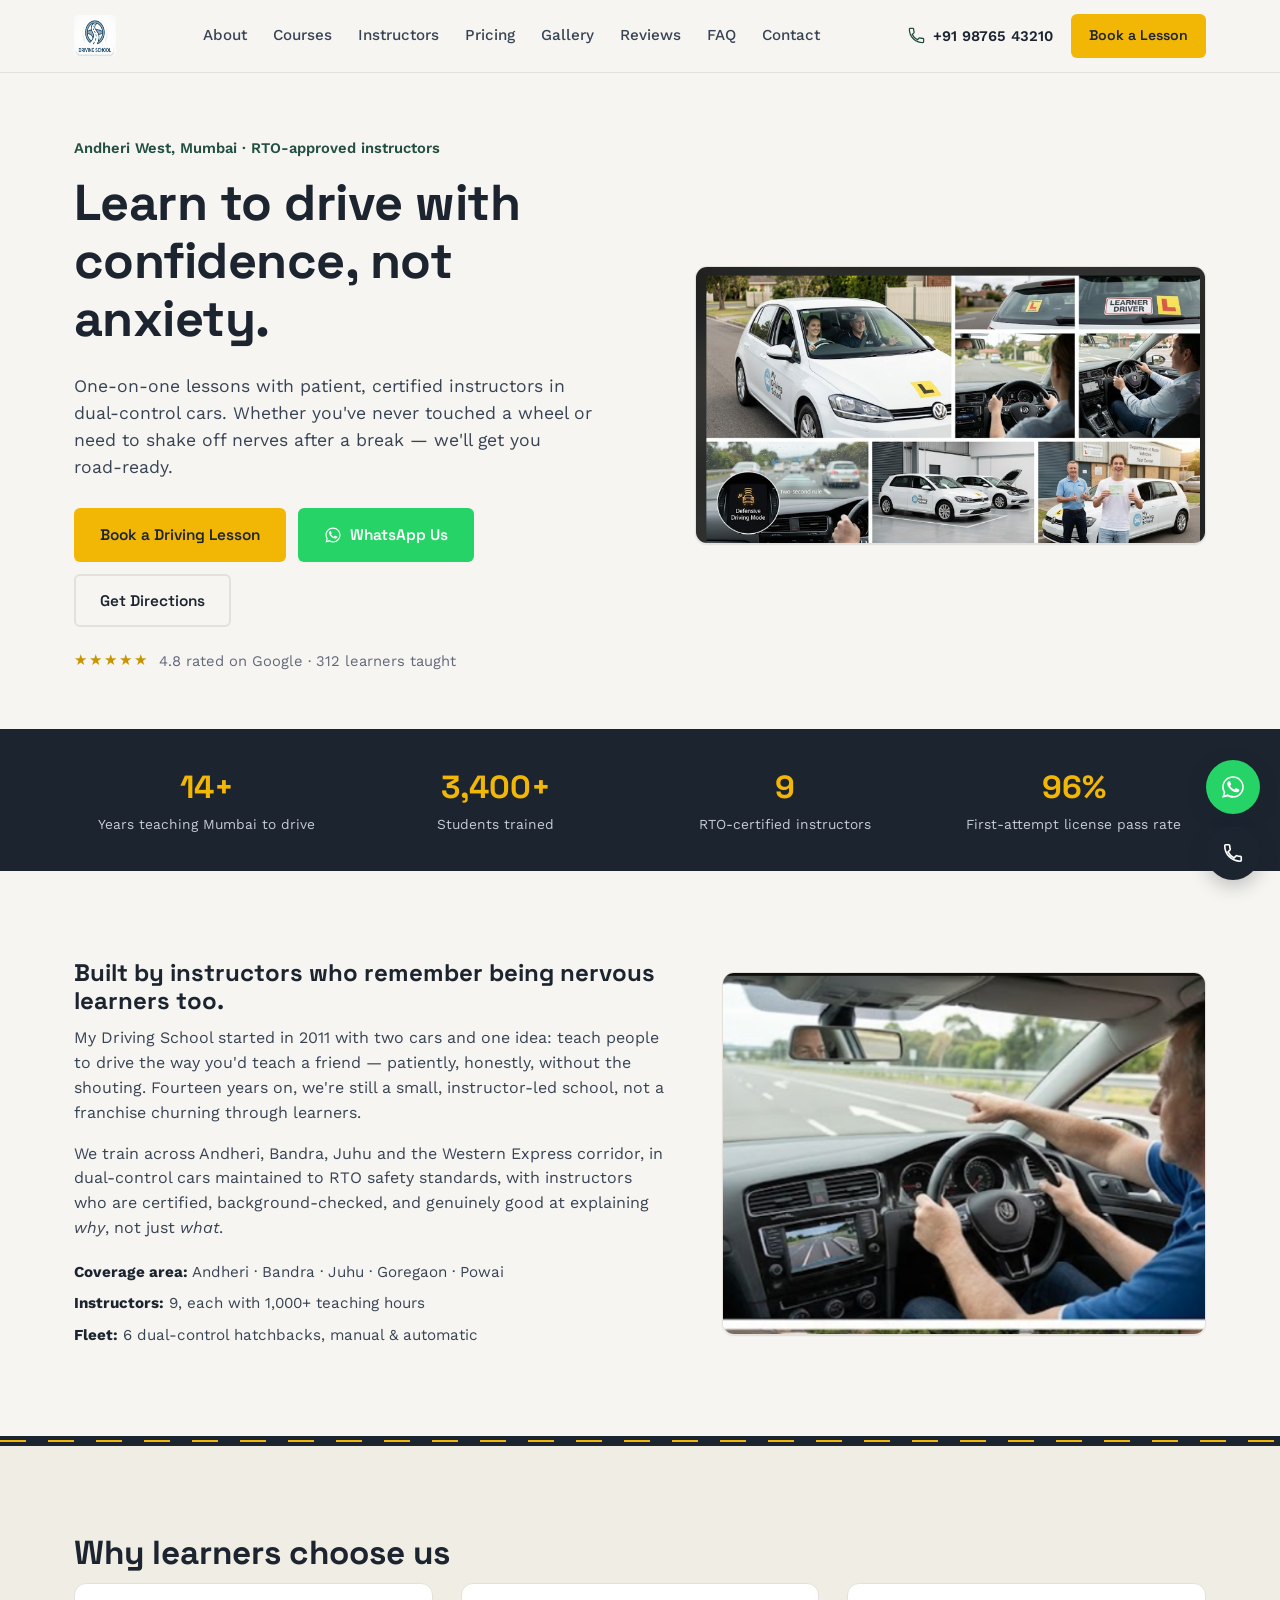
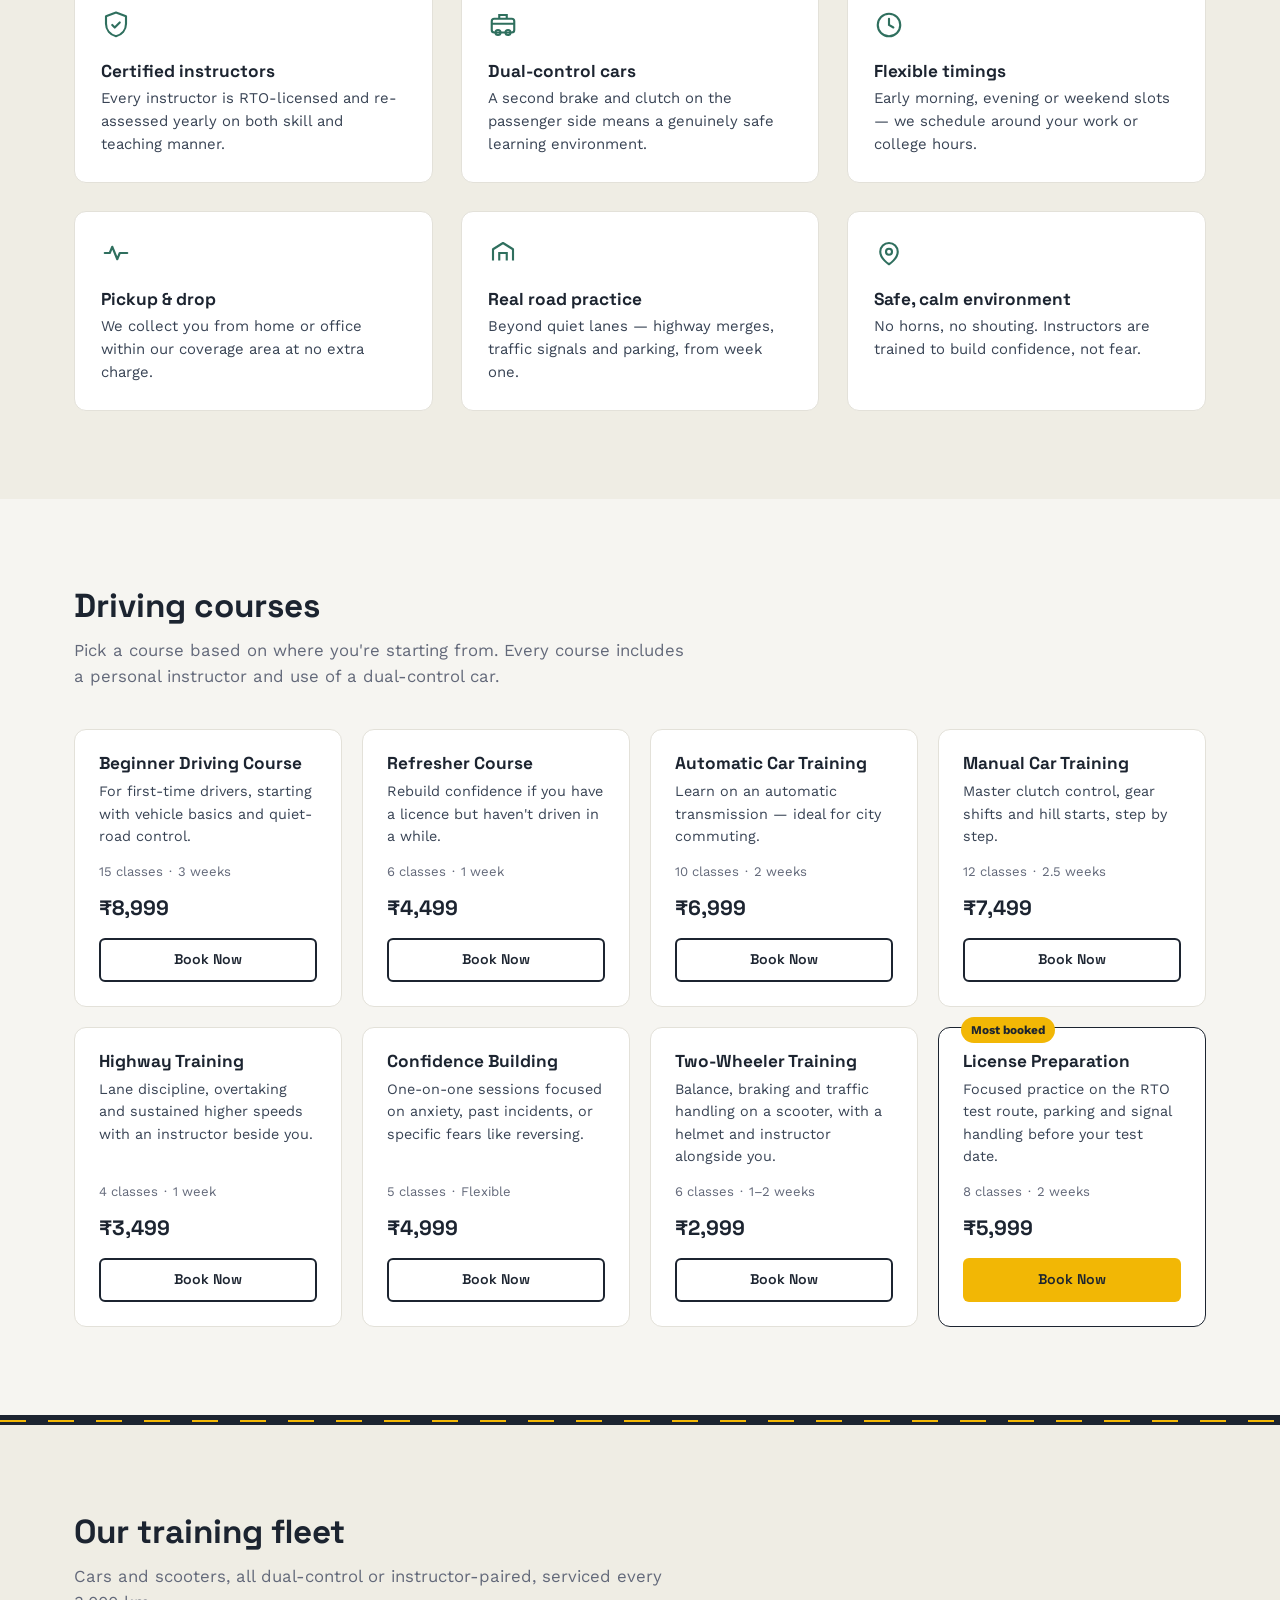
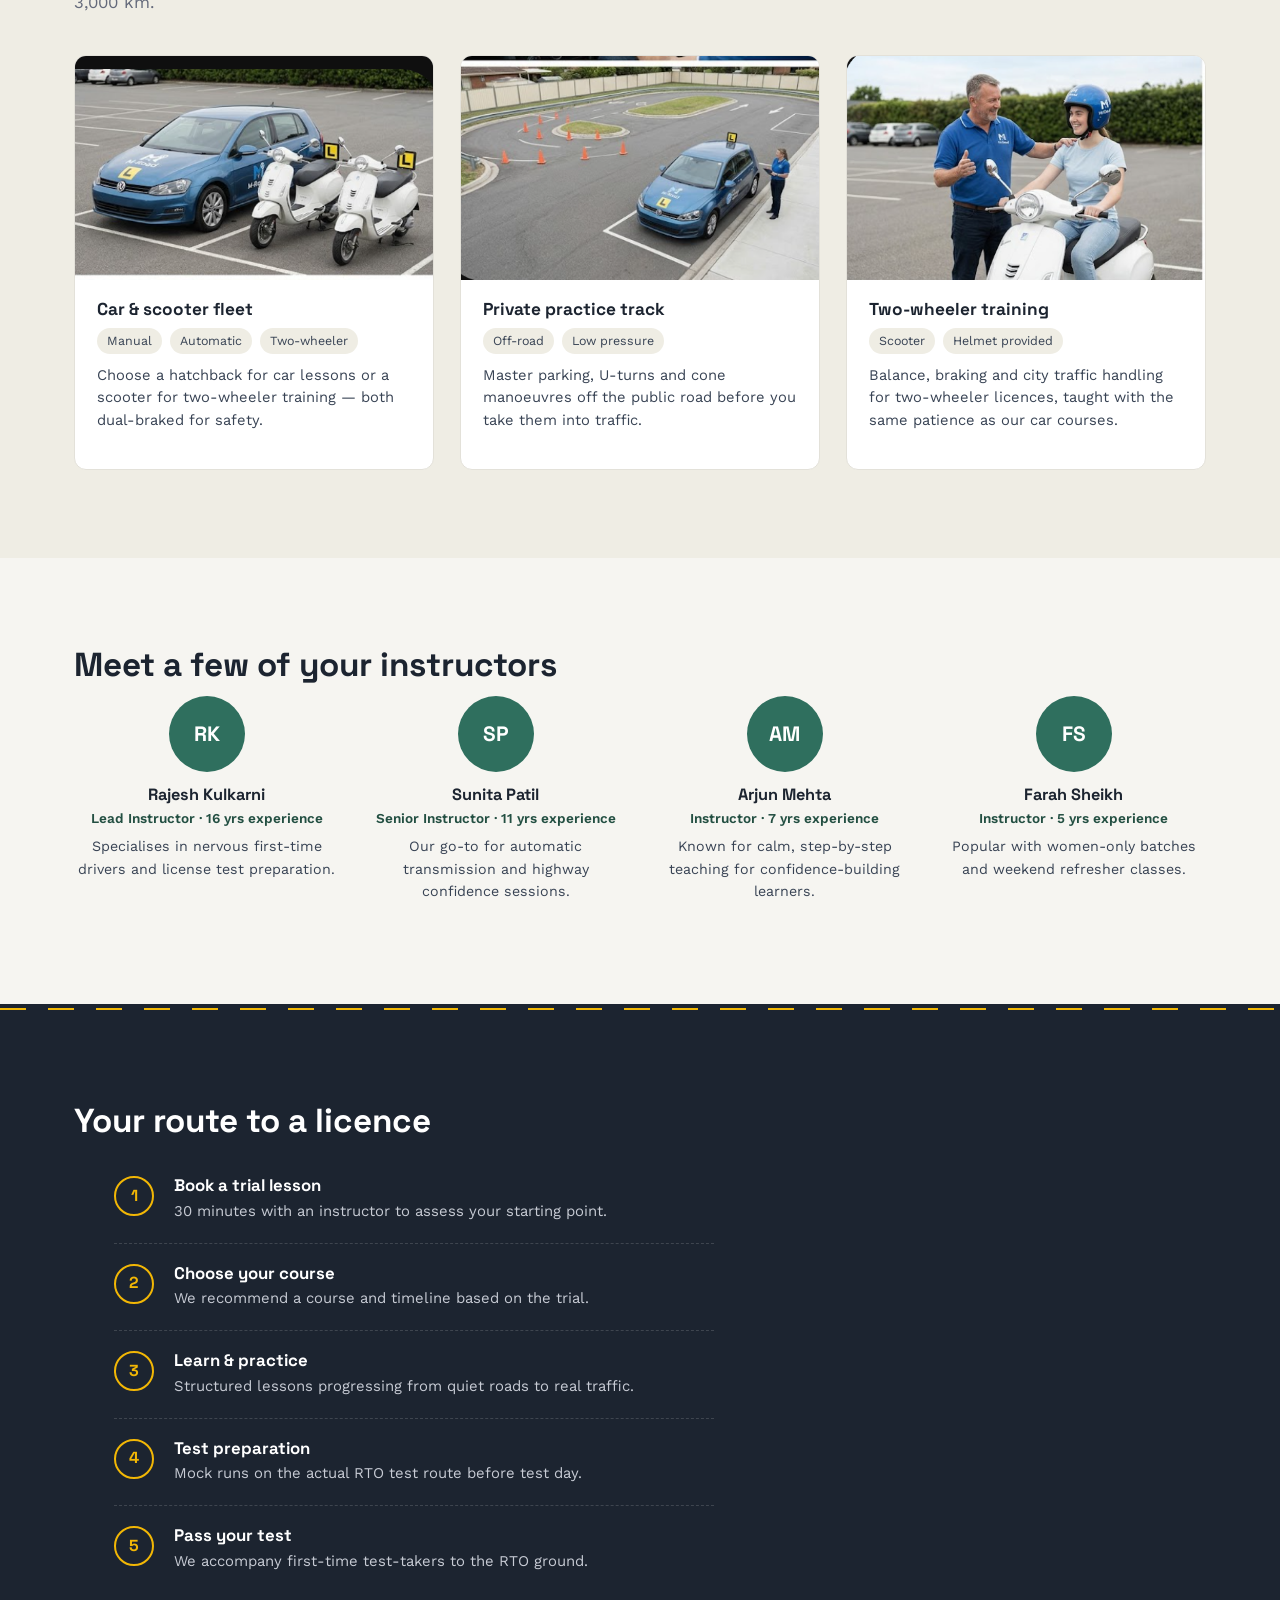
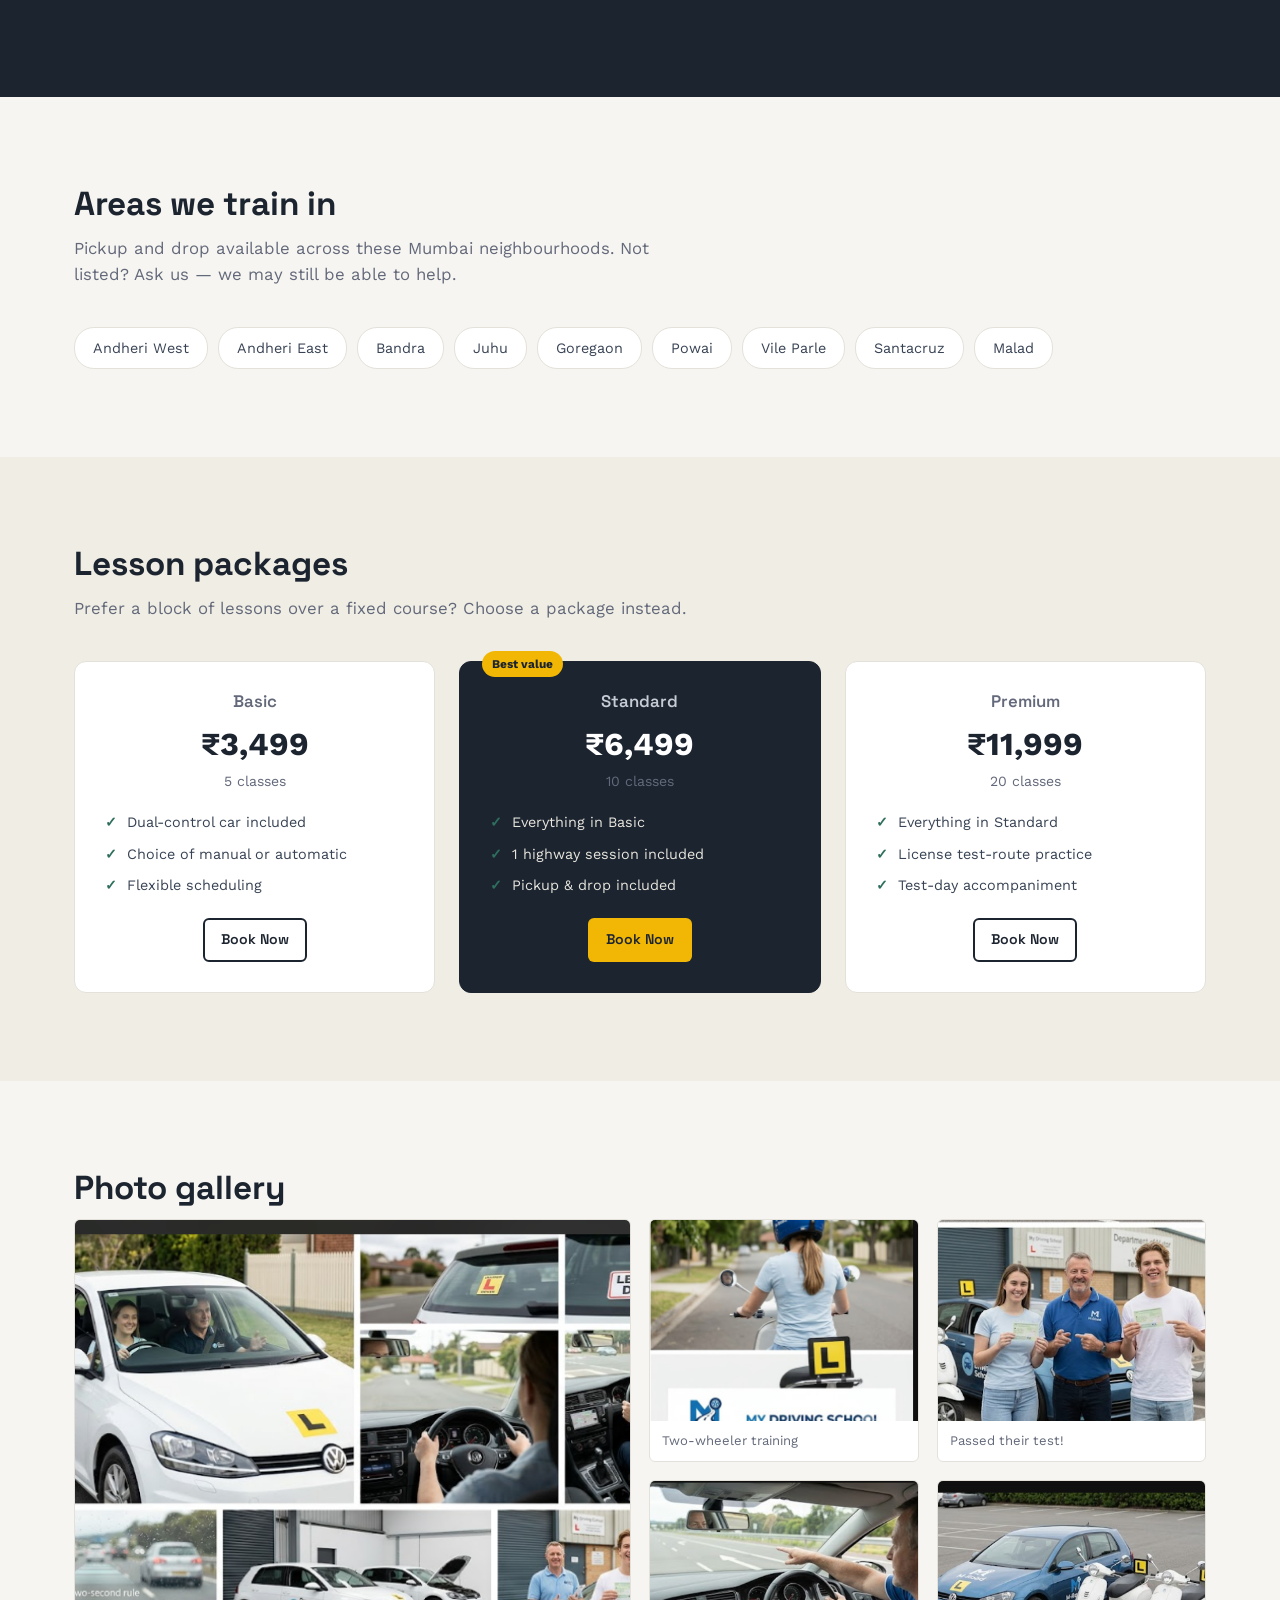
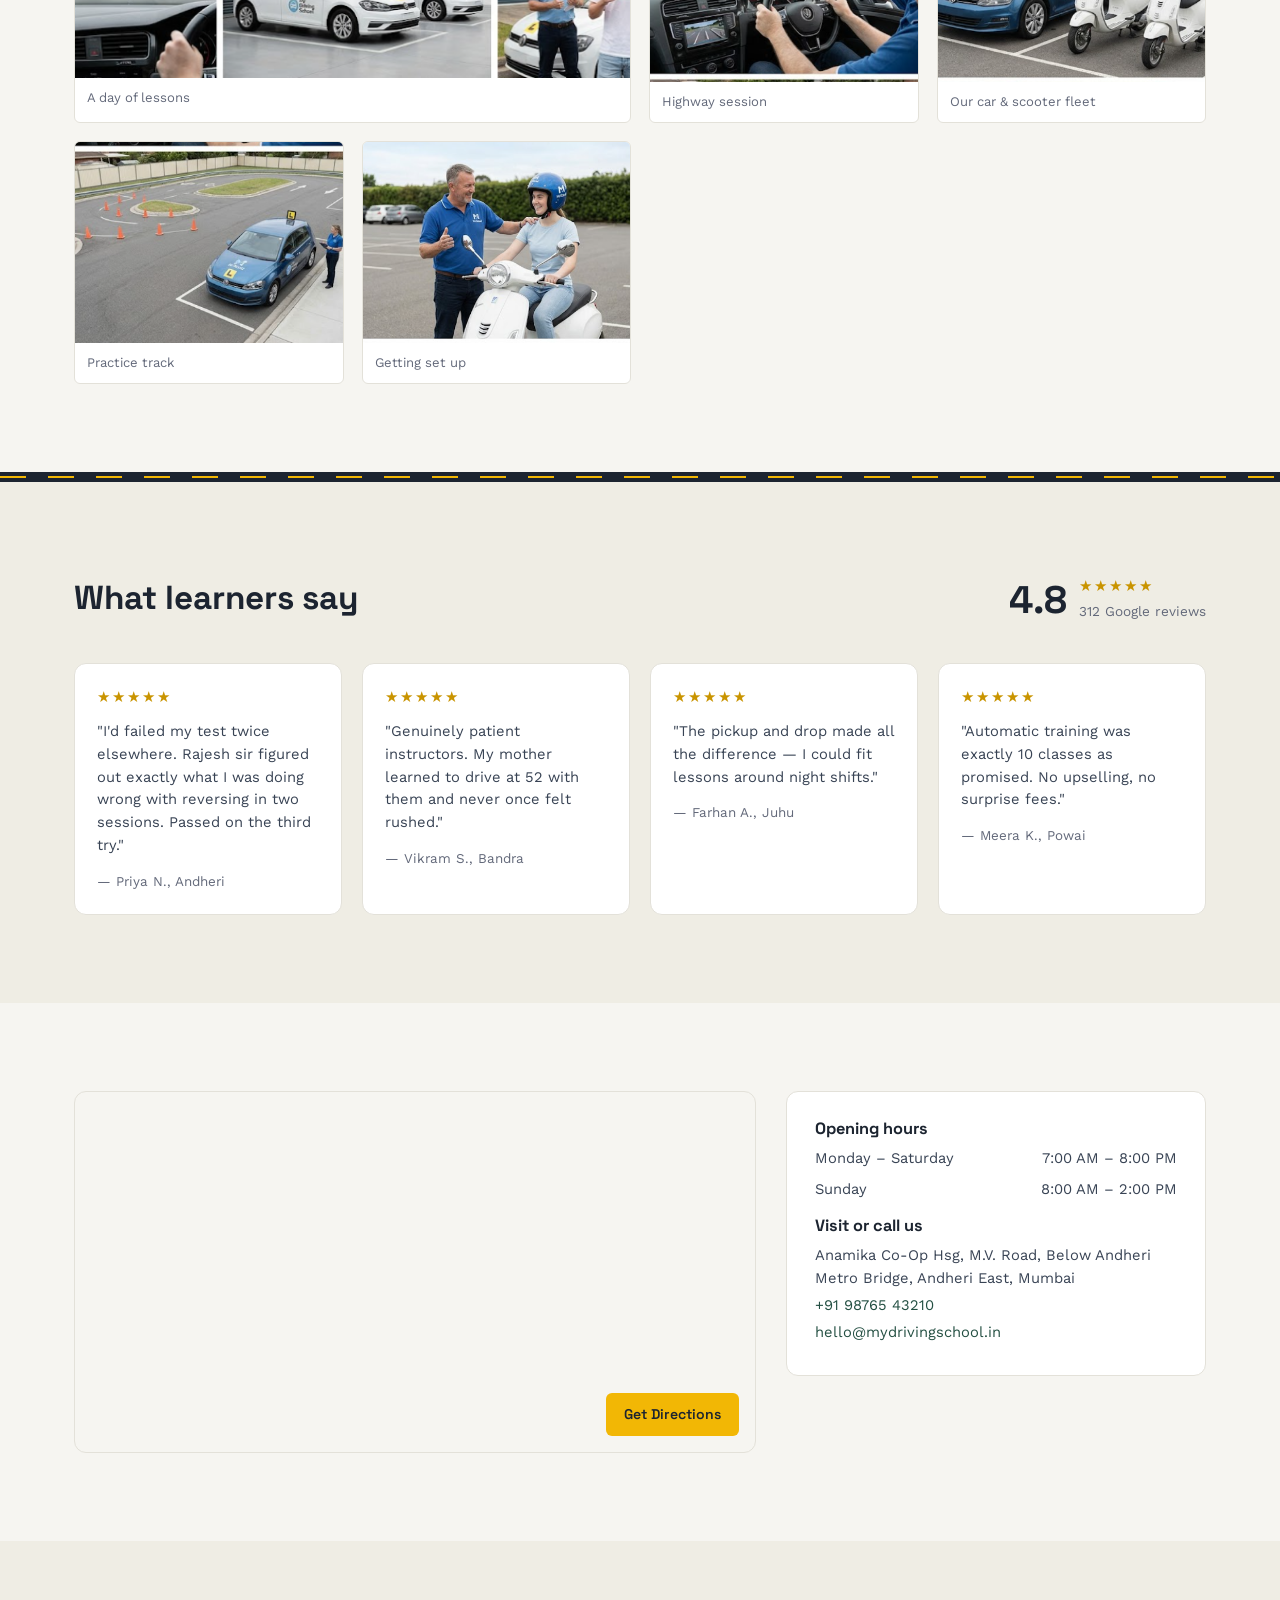
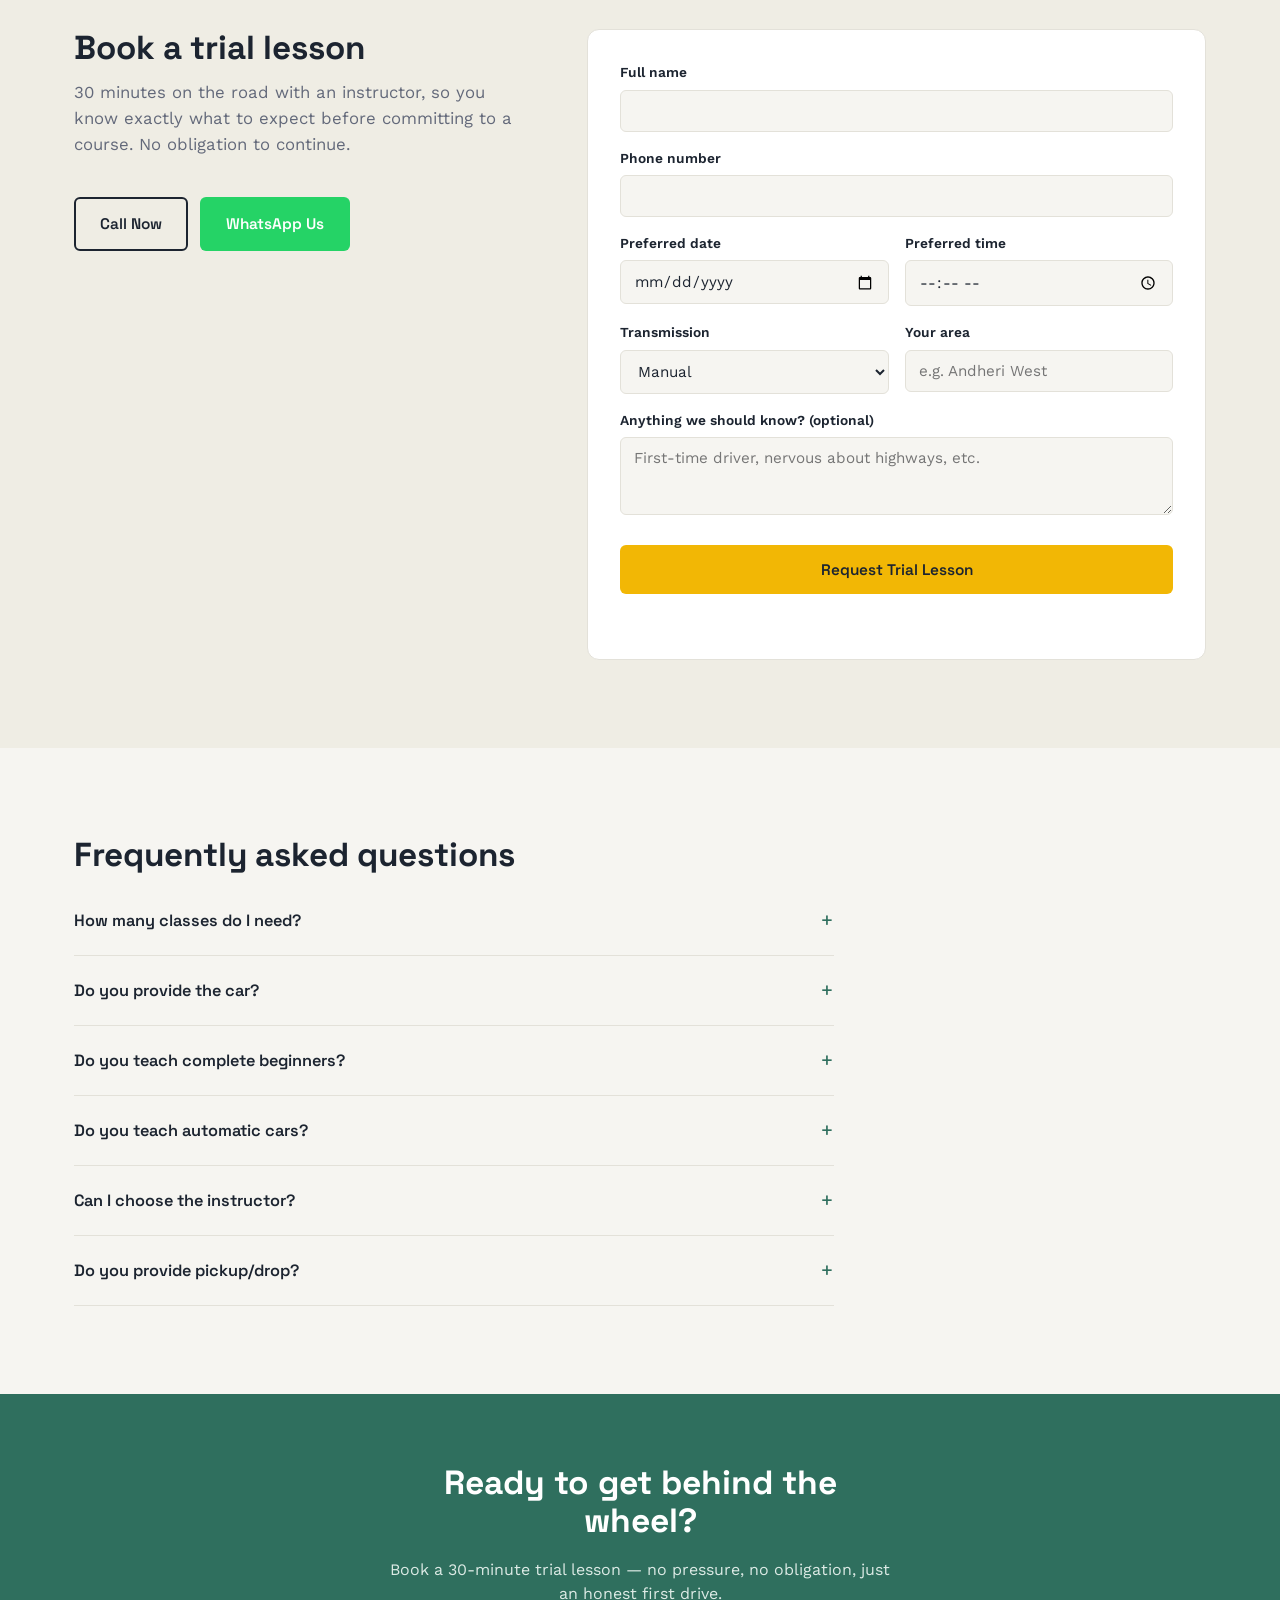
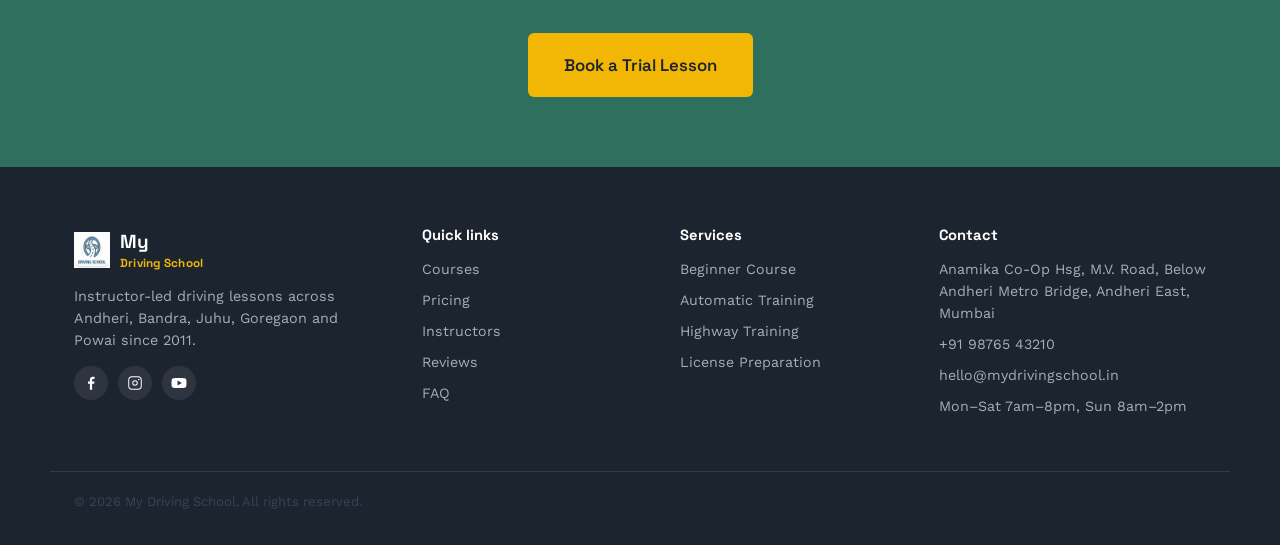
<file: projects/Driving/index.html>
<!DOCTYPE html>
<html lang="en">
<head>
<meta charset="UTF-8">
<meta name="viewport" content="width=device-width, initial-scale=1.0">
<title> — Learn to Drive with Confidence | Andheri, Mumbai</title>
<meta name="description" content="My Driving School offers professional driving lessons for beginners and experienced drivers in Andheri, Mumbai. Certified instructors, dual-control cars, flexible timings. Book your trial lesson today.">
<meta name="keywords" content="driving school, driving lessons, learn to drive, Mumbai driving school, automatic car training, manual car training, driving license Mumbai">
<meta property="og:title" content="My Driving School — Learn to Drive with Confidence">
<meta property="og:description" content="Professional driving lessons for beginners & experienced drivers. Certified instructors. Book your trial lesson today.">
<meta property="og:type" content="website">
<link rel="icon" href="images/logo.png">
<link rel="preconnect" href="https://fonts.googleapis.com">
<link rel="preconnect" href="https://fonts.gstatic.com" crossorigin>
<link href="https://fonts.googleapis.com/css2?family=Space+Grotesk:wght@500;600;700&family=Work+Sans:wght@400;500;600;700&display=swap" rel="stylesheet">
<link rel="stylesheet" href="styles.css">
<script type="application/ld+json">
{
  "@context": "https://schema.org",
  "@type": "DrivingSchool",
  "name": "My Driving School",
  "image": "",
  "telephone": "+91-98765-43210",
  "priceRange": "₹₹",
  "address": {
    "@type": "PostalAddress",
    "streetAddress": "Anamika Co-Op Hsg, M.V. Road, Below Andheri Metro Bridge, Andheri East",
    "addressLocality": "Mumbai",
    "addressRegion": "MH",
    "postalCode": "400069",
    "addressCountry": "IN"
  },
  "openingHours": ["Mo-Sa 07:00-20:00", "Su 08:00-14:00"],
  "aggregateRating": {
    "@type": "AggregateRating",
    "ratingValue": "4.8",
    "reviewCount": "312"
  }
}
</script>
</head>
<body>

<!-- ================= HEADER ================= -->
<header class="site-header" id="top">
  <div class="wrap header-inner">
    <a href="#top" class="brand" aria-label="My Driving School home">
      <img class="brand-mark" src="images/logo.png" alt="My Driving School logo" width="42" height="42">
      <!-- <span class="brand-name">My<em>Driving School</em></span> -->
    </a>

    <nav class="main-nav" id="mainNav" aria-label="Primary">
      <a href="#about">About</a>
      <a href="#courses">Courses</a>
      <!-- <a href="#cars">Our Cars</a> -->
      <a href="#instructors">Instructors</a>
           <a href="#pricing">Pricing</a>
      <!-- <a href="#areas">Areas</a> -->
 
      <a href="#gallery">Gallery</a>
           <a href="#reviews">Reviews</a>
      <a href="#faq">FAQ</a>
      <a href="#contact">Contact</a>
    </nav>

    <div class="header-actions">
      <a href="tel:+919876543210" class="icon-link" aria-label="Call My Driving School">
        <svg width="19" height="19" viewBox="0 0 24 24" fill="none"><path d="M6.6 10.8c1.4 2.8 3.8 5.1 6.6 6.6l2.2-2.2c.3-.3.7-.4 1-.2 1.1.4 2.3.6 3.6.6.6 0 1 .4 1 1V20c0 .6-.4 1-1 1-9.4 0-17-7.6-17-17 0-.6.4-1 1-1h3.4c.6 0 1 .4 1 1 0 1.2.2 2.4.6 3.6.1.4 0 .8-.3 1.1L6.6 10.8z" stroke="currentColor" stroke-width="1.6" stroke-linejoin="round"/></svg>
        <span>+91 98765 43210</span>
      </a>
      <a href="#book" class="btn btn-primary btn-small">Book a Lesson</a>
      <button class="nav-toggle" id="navToggle" aria-label="Toggle menu" aria-expanded="false" aria-controls="mainNav">
        <span></span><span></span><span></span>
      </button>
    </div>
  </div>
</header>

<!-- ================= HERO ================= -->
<section class="hero">
  <div class="wrap hero-inner">
    <div class="hero-copy">
      <p class="hero-eyebrow">Andheri West, Mumbai · RTO-approved instructors</p>
      <h1>Learn to drive with confidence, not anxiety.</h1>
      <p class="hero-sub">One-on-one lessons with patient, certified instructors in dual-control cars. Whether you've never touched a wheel or need to shake off nerves after a break — we'll get you road-ready.</p>
      <div class="hero-ctas">
        <a href="#book" class="btn btn-primary">Book a Driving Lesson</a>
        <a href="https://wa.me/919876543210?text=Hi%20My%20Driving%20School%2C%20I%27d%20like%20to%20know%20more%20about%20driving%20lessons." class="btn btn-whatsapp" target="_blank" rel="noopener">
          <svg width="18" height="18" viewBox="0 0 24 24" fill="currentColor"><path d="M12 2C6.5 2 2 6.5 2 12c0 1.8.5 3.6 1.4 5.1L2 22l5.1-1.3c1.4.8 3.1 1.2 4.9 1.2 5.5 0 10-4.5 10-10S17.5 2 12 2zm0 18.1c-1.6 0-3.1-.4-4.5-1.2l-.3-.2-3 .8.8-2.9-.2-.3C4 15 3.5 13.5 3.5 12c0-4.7 3.8-8.5 8.5-8.5s8.5 3.8 8.5 8.5-3.8 8.6-8.5 8.6zm4.6-6.3c-.3-.1-1.5-.7-1.7-.8-.2-.1-.4-.1-.6.1-.2.3-.6.8-.8 1-.1.2-.3.2-.5.1-.3-.1-1.1-.4-2.1-1.3-.8-.7-1.3-1.6-1.5-1.8-.1-.2 0-.4.1-.5.1-.1.3-.3.4-.5.2-.1.2-.3.3-.4.1-.2 0-.4 0-.5-.1-.1-.6-1.5-.8-2-.2-.5-.4-.4-.6-.5h-.5c-.2 0-.5.1-.7.3-.2.3-.9.9-.9 2.2s1 2.6 1.1 2.7c.1.2 2 3 4.7 4.2.7.3 1.2.5 1.6.6.7.2 1.3.2 1.8.1.5-.1 1.5-.6 1.7-1.2.2-.6.2-1.1.2-1.2-.1-.1-.3-.2-.6-.3z"/></svg>
          <span>WhatsApp Us</span>
        </a>
        <a href="https://www.google.com/maps/search/?api=1&query=Anamika+Co-Op+Hsg%2C+M.V.+Road%2C+Below+Andheri+Metro+Bridge%2C+Andheri+East%2C+Mumbai" class="btn btn-ghost" target="_blank" rel="noopener">Get Directions</a>
      </div>
      <div class="hero-trust">
        <div class="stars" aria-label="4.8 out of 5 stars on Google">★★★★★</div>
        <span>4.8 rated on Google · 312 learners taught</span>
      </div>
    </div>

    <div class="hero-art">
      <img src="images/collage-hero.png" alt="Learners training with My Driving School: on the road with an instructor, learner plates, dashboard controls, the fleet, and a student holding her pass certificate" width="831" height="451">
    </div>
  </div>
</section>

<!-- ================= TRUST BAR / STATS ================= -->
<section class="stats-bar">
  <div class="wrap stats-grid">
    <div class="stat"><span class="stat-num">14+</span><span class="stat-label">Years teaching Mumbai to drive</span></div>
    <div class="stat"><span class="stat-num">3,400+</span><span class="stat-label">Students trained</span></div>
    <div class="stat"><span class="stat-num">9</span><span class="stat-label">RTO-certified instructors</span></div>
    <div class="stat"><span class="stat-num">96%</span><span class="stat-label">First-attempt license pass rate</span></div>
  </div>
</section>

<!-- ================= ABOUT ================= -->
<section id="about" class="section">
  <div class="wrap about-grid">
    <div class="about-copy">
      <h2>Built by instructors who remember being nervous learners too.</h2>
      <p>My Driving School started in 2011 with two cars and one idea: teach people to drive the way you'd teach a friend — patiently, honestly, without the shouting. Fourteen years on, we're still a small, instructor-led school, not a franchise churning through learners.</p>
      <p>We train across Andheri, Bandra, Juhu and the Western Express corridor, in dual-control cars maintained to RTO safety standards, with instructors who are certified, background-checked, and genuinely good at explaining <em>why</em>, not just <em>what</em>.</p>
      <ul class="about-facts">
        <li><strong>Coverage area:</strong> Andheri · Bandra · Juhu · Goregaon · Powai</li>
        <li><strong>Instructors:</strong> 9, each with 1,000+ teaching hours</li>
        <li><strong>Fleet:</strong> 6 dual-control hatchbacks, manual & automatic</li>
      </ul>
    </div>
    <div class="about-photo">
      <img src="images/dashboard-highway.png" alt="Instructor guiding a student on a highway driving lesson" loading="lazy">
    </div>
  </div>
</section>

<div class="road-divider" aria-hidden="true"></div>

<!-- ================= WHY CHOOSE US ================= -->
<section class="section section-tint">
  <div class="wrap">
    <h2 class="section-title">Why learners choose us</h2>
    <div class="feature-grid">
      <div class="feature-card">
        <svg width="30" height="30" viewBox="0 0 24 24" fill="none"><path d="M12 2 4 5v6c0 5 3.4 8.7 8 10 4.6-1.3 8-5 8-10V5l-8-3z" stroke="var(--green)" stroke-width="1.7" stroke-linejoin="round"/><path d="M9 12l2 2 4-4" stroke="var(--green)" stroke-width="1.7" stroke-linecap="round" stroke-linejoin="round"/></svg>
        <h3>Certified instructors</h3>
        <p>Every instructor is RTO-licensed and re-assessed yearly on both skill and teaching manner.</p>
      </div>
      <div class="feature-card">
        <svg width="30" height="30" viewBox="0 0 24 24" fill="none"><rect x="3" y="7" width="18" height="11" rx="2" stroke="var(--green)" stroke-width="1.7"/><circle cx="8" cy="18" r="2" stroke="var(--green)" stroke-width="1.7"/><circle cx="16" cy="18" r="2" stroke="var(--green)" stroke-width="1.7"/><path d="M3 11h18M9 7V4h6v3" stroke="var(--green)" stroke-width="1.7"/></svg>
        <h3>Dual-control cars</h3>
        <p>A second brake and clutch on the passenger side means a genuinely safe learning environment.</p>
      </div>
      <div class="feature-card">
        <svg width="30" height="30" viewBox="0 0 24 24" fill="none"><circle cx="12" cy="12" r="9" stroke="var(--green)" stroke-width="1.7"/><path d="M12 7v5l3.5 2" stroke="var(--green)" stroke-width="1.7" stroke-linecap="round"/></svg>
        <h3>Flexible timings</h3>
        <p>Early morning, evening or weekend slots — we schedule around your work or college hours.</p>
      </div>
      <div class="feature-card">
        <svg width="30" height="30" viewBox="0 0 24 24" fill="none"><path d="M3 12h4l2-5 4 10 2-5h6" stroke="var(--green)" stroke-width="1.7" stroke-linecap="round" stroke-linejoin="round"/></svg>
        <h3>Pickup &amp; drop</h3>
        <p>We collect you from home or office within our coverage area at no extra charge.</p>
      </div>
      <div class="feature-card">
        <svg width="30" height="30" viewBox="0 0 24 24" fill="none"><path d="M4 18V9l8-5 8 5v9" stroke="var(--green)" stroke-width="1.7" stroke-linejoin="round"/><path d="M9 18v-6h6v6" stroke="var(--green)" stroke-width="1.7"/></svg>
        <h3>Real road practice</h3>
        <p>Beyond quiet lanes — highway merges, traffic signals and parking, from week one.</p>
      </div>
      <div class="feature-card">
        <svg width="30" height="30" viewBox="0 0 24 24" fill="none"><path d="M12 21s-7-4.4-7-10a7 7 0 0 1 14 0c0 5.6-7 10-7 10z" stroke="var(--green)" stroke-width="1.7" stroke-linejoin="round"/><circle cx="12" cy="11" r="2.4" stroke="var(--green)" stroke-width="1.7"/></svg>
        <h3>Safe, calm environment</h3>
        <p>No horns, no shouting. Instructors are trained to build confidence, not fear.</p>
      </div>
    </div>
  </div>
</section>

<!-- ================= COURSES ================= -->
<section id="courses" class="section">
  <div class="wrap">
    <h2 class="section-title">Driving courses</h2>
    <p class="section-lead">Pick a course based on where you're starting from. Every course includes a personal instructor and use of a dual-control car.</p>

    <div class="course-grid">
      <article class="course-card">
        <h3>Beginner Driving Course</h3>
        <p>For first-time drivers, starting with vehicle basics and quiet-road control.</p>
        <div class="course-meta"><span>15 classes</span><span>·</span><span>3 weeks</span></div>
        <div class="course-price">₹8,999</div>
        <a href="#book" class="btn btn-outline btn-small">Book Now</a>
      </article>
      <article class="course-card">
        <h3>Refresher Course</h3>
        <p>Rebuild confidence if you have a licence but haven't driven in a while.</p>
        <div class="course-meta"><span>6 classes</span><span>·</span><span>1 week</span></div>
        <div class="course-price">₹4,499</div>
        <a href="#book" class="btn btn-outline btn-small">Book Now</a>
      </article>
      <article class="course-card">
        <h3>Automatic Car Training</h3>
        <p>Learn on an automatic transmission — ideal for city commuting.</p>
        <div class="course-meta"><span>10 classes</span><span>·</span><span>2 weeks</span></div>
        <div class="course-price">₹6,999</div>
        <a href="#book" class="btn btn-outline btn-small">Book Now</a>
      </article>
      <article class="course-card">
        <h3>Manual Car Training</h3>
        <p>Master clutch control, gear shifts and hill starts, step by step.</p>
        <div class="course-meta"><span>12 classes</span><span>·</span><span>2.5 weeks</span></div>
        <div class="course-price">₹7,499</div>
        <a href="#book" class="btn btn-outline btn-small">Book Now</a>
      </article>
      <article class="course-card">
        <h3>Highway Training</h3>
        <p>Lane discipline, overtaking and sustained higher speeds with an instructor beside you.</p>
        <div class="course-meta"><span>4 classes</span><span>·</span><span>1 week</span></div>
        <div class="course-price">₹3,499</div>
        <a href="#book" class="btn btn-outline btn-small">Book Now</a>
      </article>
      <article class="course-card">
        <h3>Confidence Building</h3>
        <p>One-on-one sessions focused on anxiety, past incidents, or specific fears like reversing.</p>
        <div class="course-meta"><span>5 classes</span><span>·</span><span>Flexible</span></div>
        <div class="course-price">₹4,999</div>
        <a href="#book" class="btn btn-outline btn-small">Book Now</a>
      </article>
      <article class="course-card">
        <h3>Two-Wheeler Training</h3>
        <p>Balance, braking and traffic handling on a scooter, with a helmet and instructor alongside you.</p>
        <div class="course-meta"><span>6 classes</span><span>·</span><span>1–2 weeks</span></div>
        <div class="course-price">₹2,999</div>
        <a href="#book" class="btn btn-outline btn-small">Book Now</a>
      </article>
      <article class="course-card course-card-featured">
        <span class="badge">Most booked</span>
        <h3>License Preparation</h3>
        <p>Focused practice on the RTO test route, parking and signal handling before your test date.</p>
        <div class="course-meta"><span>8 classes</span><span>·</span><span>2 weeks</span></div>
        <div class="course-price">₹5,999</div>
        <a href="#book" class="btn btn-primary btn-small">Book Now</a>
      </article>
    </div>
  </div>
</section>

<div class="road-divider" aria-hidden="true"></div>

<!-- ================= OUR CARS ================= -->
<section id="cars" class="section section-tint">
  <div class="wrap">
    <h2 class="section-title">Our training fleet</h2>
    <p class="section-lead">Cars and scooters, all dual-control or instructor-paired, serviced every 3,000 km.</p>
    <div class="car-grid">
      <article class="car-card">
        <div class="car-photo">
          <img src="images/fleet-car-scooters.png" alt="My Driving School training car and two learner scooters parked side by side" loading="lazy">
        </div>
        <h3>Car &amp; scooter fleet</h3>
        <div class="car-tags"><span>Manual</span><span>Automatic</span><span>Two-wheeler</span></div>
        <p>Choose a hatchback for car lessons or a scooter for two-wheeler training — both dual-braked for safety.</p>
      </article>
      <article class="car-card">
        <div class="car-photo">
          <img src="images/practice-track.png" alt="Aerial view of the private cone practice track used for parking and manoeuvring drills" loading="lazy">
        </div>
        <h3>Private practice track</h3>
        <div class="car-tags"><span>Off-road</span><span>Low pressure</span></div>
        <p>Master parking, U-turns and cone manoeuvres off the public road before you take them into traffic.</p>
      </article>
      <article class="car-card">
        <div class="car-photo">
          <img src="images/scooter-instructor.png" alt="Instructor helping a student get set up on a training scooter" loading="lazy">
        </div>
        <h3>Two-wheeler training</h3>
        <div class="car-tags"><span>Scooter</span><span>Helmet provided</span></div>
        <p>Balance, braking and city traffic handling for two-wheeler licences, taught with the same patience as our car courses.</p>
      </article>
    </div>
  </div>
</section>

<!-- ================= INSTRUCTORS ================= -->
<section id="instructors" class="section">
  <div class="wrap">
    <h2 class="section-title">Meet a few of your instructors</h2>
    <div class="instructor-grid">
      <article class="instructor-card">
        <div class="avatar">RK</div>
        <h3>Rajesh Kulkarni</h3>
        <p class="instructor-role">Lead Instructor · 16 yrs experience</p>
        <p>Specialises in nervous first-time drivers and license test preparation.</p>
      </article>
      <article class="instructor-card">
        <div class="avatar">SP</div>
        <h3>Sunita Patil</h3>
        <p class="instructor-role">Senior Instructor · 11 yrs experience</p>
        <p>Our go-to for automatic transmission and highway confidence sessions.</p>
      </article>
      <article class="instructor-card">
        <div class="avatar">AM</div>
        <h3>Arjun Mehta</h3>
        <p class="instructor-role">Instructor · 7 yrs experience</p>
        <p>Known for calm, step-by-step teaching for confidence-building learners.</p>
      </article>
      <article class="instructor-card">
        <div class="avatar">FS</div>
        <h3>Farah Sheikh</h3>
        <p class="instructor-role">Instructor · 5 yrs experience</p>
        <p>Popular with women-only batches and weekend refresher classes.</p>
      </article>
    </div>
  </div>
</section>

<div class="road-divider" aria-hidden="true"></div>

<!-- ================= JOURNEY / PROCESS ================= -->
<section class="section section-dark">
  <div class="wrap">
    <h2 class="section-title section-title-light">Your route to a licence</h2>
    <ol class="route">
      <li><span class="route-marker">1</span><div><h3>Book a trial lesson</h3><p>30 minutes with an instructor to assess your starting point.</p></div></li>
      <li><span class="route-marker">2</span><div><h3>Choose your course</h3><p>We recommend a course and timeline based on the trial.</p></div></li>
      <li><span class="route-marker">3</span><div><h3>Learn &amp; practice</h3><p>Structured lessons progressing from quiet roads to real traffic.</p></div></li>
      <li><span class="route-marker">4</span><div><h3>Test preparation</h3><p>Mock runs on the actual RTO test route before test day.</p></div></li>
      <li><span class="route-marker">5</span><div><h3>Pass your test</h3><p>We accompany first-time test-takers to the RTO ground.</p></div></li>
    </ol>
  </div>
</section>

<!-- ================= TRAINING AREAS ================= -->
<section id="areas" class="section">
  <div class="wrap">
    <h2 class="section-title">Areas we train in</h2>
    <p class="section-lead">Pickup and drop available across these Mumbai neighbourhoods. Not listed? Ask us — we may still be able to help.</p>
    <div class="chip-row">
      <span class="chip">Andheri West</span>
      <span class="chip">Andheri East</span>
      <span class="chip">Bandra</span>
      <span class="chip">Juhu</span>
      <span class="chip">Goregaon</span>
      <span class="chip">Powai</span>
      <span class="chip">Vile Parle</span>
      <span class="chip">Santacruz</span>
      <span class="chip">Malad</span>
    </div>
  </div>
</section>

<!-- ================= PRICING ================= -->
<section id="pricing" class="section section-tint">
  <div class="wrap">
    <h2 class="section-title">Lesson packages</h2>
    <p class="section-lead">Prefer a block of lessons over a fixed course? Choose a package instead.</p>
    <div class="pricing-grid">
      <div class="price-card">
        <h3>Basic</h3>
        <div class="price-amount">₹3,499</div>
        <div class="price-classes">5 classes</div>
        <ul>
          <li>Dual-control car included</li>
          <li>Choice of manual or automatic</li>
          <li>Flexible scheduling</li>
        </ul>
        <a href="#book" class="btn btn-outline btn-small">Book Now</a>
      </div>
      <div class="price-card price-card-featured">
        <span class="badge">Best value</span>
        <h3>Standard</h3>
        <div class="price-amount">₹6,499</div>
        <div class="price-classes">10 classes</div>
        <ul>
          <li>Everything in Basic</li>
          <li>1 highway session included</li>
          <li>Pickup &amp; drop included</li>
        </ul>
        <a href="#book" class="btn btn-primary btn-small">Book Now</a>
      </div>
      <div class="price-card">
        <h3>Premium</h3>
        <div class="price-amount">₹11,999</div>
        <div class="price-classes">20 classes</div>
        <ul>
          <li>Everything in Standard</li>
          <li>License test-route practice</li>
          <li>Test-day accompaniment</li>
        </ul>
        <a href="#book" class="btn btn-outline btn-small">Book Now</a>
      </div>
    </div>
  </div>
</section>

<!-- ================= GALLERY ================= -->
<section id="gallery" class="section">
  <div class="wrap">
    <h2 class="section-title">Photo gallery</h2>
    <div class="gallery-grid">
      <figure class="gallery-item">
        <img src="images/collage-hero.png" alt="Highlights from our lessons: on the road, dashboard controls, the fleet and a pass certificate" loading="lazy">
        <figcaption>A day of lessons</figcaption>
      </figure>
      <figure class="gallery-item">
        <img src="images/scooter-branding.png" alt="Student riding a training scooter with a learner plate fitted" loading="lazy">
        <figcaption>Two-wheeler training</figcaption>
      </figure>
      <figure class="gallery-item">
        <img src="images/license-success.png" alt="Two students holding their licence test pass certificates with their instructor" loading="lazy">
        <figcaption>Passed their test!</figcaption>
      </figure>
      <figure class="gallery-item">
        <img src="images/dashboard-highway.png" alt="Instructor pointing out something during a highway driving lesson" loading="lazy">
        <figcaption>Highway session</figcaption>
      </figure>
      <figure class="gallery-item">
        <img src="images/fleet-car-scooters.png" alt="Training car and scooters parked together" loading="lazy">
        <figcaption>Our car &amp; scooter fleet</figcaption>
      </figure>
      <figure class="gallery-item">
        <img src="images/practice-track.png" alt="Aerial view of the cone practice track" loading="lazy">
        <figcaption>Practice track</figcaption>
      </figure>
      <figure class="gallery-item">
        <img src="images/scooter-instructor.png" alt="Instructor helping a student prepare for a scooter lesson" loading="lazy">
        <figcaption>Getting set up</figcaption>
      </figure>
    </div>
  </div>
</section>

<div class="road-divider" aria-hidden="true"></div>

<!-- ================= REVIEWS ================= -->
<section id="reviews" class="section section-tint">
  <div class="wrap">
    <div class="reviews-head">
      <h2 class="section-title">What learners say</h2>
      <div class="reviews-score">
        <span class="score-num">4.8</span>
        <div>
          <div class="stars" aria-hidden="true">★★★★★</div>
          <span class="score-sub">312 Google reviews</span>
        </div>
      </div>
    </div>

    <div class="review-track" id="reviewTrack">
      <article class="review-card">
        <div class="stars">★★★★★</div>
        <p>"I'd failed my test twice elsewhere. Rajesh sir figured out exactly what I was doing wrong with reversing in two sessions. Passed on the third try."</p>
        <p class="review-author">— Priya N., Andheri</p>
      </article>
      <article class="review-card">
        <div class="stars">★★★★★</div>
        <p>"Genuinely patient instructors. My mother learned to drive at 52 with them and never once felt rushed."</p>
        <p class="review-author">— Vikram S., Bandra</p>
      </article>
      <article class="review-card">
        <div class="stars">★★★★★</div>
        <p>"The pickup and drop made all the difference — I could fit lessons around night shifts."</p>
        <p class="review-author">— Farhan A., Juhu</p>
      </article>
      <article class="review-card">
        <div class="stars">★★★★★</div>
        <p>"Automatic training was exactly 10 classes as promised. No upselling, no surprise fees."</p>
        <p class="review-author">— Meera K., Powai</p>
      </article>
    </div>
    <div class="review-controls">
      <button id="reviewPrev" aria-label="Previous review">‹</button>
      <button id="reviewNext" aria-label="Next review">›</button>
    </div>
  </div>
</section>

<!-- ================= MAP + HOURS ================= -->
<section id="location" class="section">
  <div class="wrap location-grid">
    <div class="map-embed">
      <iframe
        title="My Driving School location on Google Maps"
        src="https://maps.google.com/maps?q=Anamika%20Co-Op%20Hsg%2C%20M.V.%20Road%2C%20Below%20Andheri%20Metro%20Bridge%2C%20Andheri%20East%2C%20Mumbai&t=&z=16&ie=UTF8&iwloc=&output=embed"
        width="100%" height="360" style="border:0" loading="lazy" referrerpolicy="no-referrer-when-downgrade">
      </iframe>
      <a href="https://www.google.com/maps/search/?api=1&query=Anamika+Co-Op+Hsg%2C+M.V.+Road%2C+Below+Andheri+Metro+Bridge%2C+Andheri+East%2C+Mumbai" target="_blank" rel="noopener" class="btn btn-primary btn-small map-btn">Get Directions</a>
    </div>
    <div class="hours-card">
      <h3>Opening hours</h3>
      <ul class="hours-list">
        <li><span>Monday – Saturday</span><span>7:00 AM – 8:00 PM</span></li>
        <li><span>Sunday</span><span>8:00 AM – 2:00 PM</span></li>
      </ul>
      <h3>Visit or call us</h3>
      <p>Anamika Co-Op Hsg, M.V. Road, Below Andheri Metro Bridge, Andheri East, Mumbai</p>
      <p><a href="tel:+919876543210">+91 98765 43210</a></p>
      <p><a href="mailto:hello@mydrivingschool.in">hello@mydrivingschool.in</a></p>
    </div>
  </div>
</section>

<!-- ================= BOOKING FORM ================= -->
<section id="book" class="section section-tint">
  <div class="wrap booking-grid">
    <div class="booking-copy">
      <h2 class="section-title">Book a trial lesson</h2>
      <p class="section-lead">30 minutes on the road with an instructor, so you know exactly what to expect before committing to a course. No obligation to continue.</p>
      <div class="hero-ctas">
        <a href="tel:+919876543210" class="btn btn-outline">Call Now</a>
        <a href="https://wa.me/919876543210?text=Hi%2C%20I%27d%20like%20to%20book%20a%20trial%20driving%20lesson." class="btn btn-whatsapp" target="_blank" rel="noopener">WhatsApp Us</a>
      </div>
    </div>
    <form class="booking-form" id="bookingForm" novalidate>
      <div class="form-row">
        <label for="fname">Full name</label>
        <input type="text" id="fname" name="name" required autocomplete="name">
      </div>
      <div class="form-row">
        <label for="fphone">Phone number</label>
        <input type="tel" id="fphone" name="phone" required autocomplete="tel" pattern="[0-9+ ]{8,15}">
      </div>
      <div class="form-row form-row-split">
        <div>
          <label for="fdate">Preferred date</label>
          <input type="date" id="fdate" name="date" required>
        </div>
        <div>
          <label for="ftime">Preferred time</label>
          <input type="time" id="ftime" name="time" required>
        </div>
      </div>
      <div class="form-row form-row-split">
        <div>
          <label for="ftrans">Transmission</label>
          <select id="ftrans" name="transmission">
            <option value="manual">Manual</option>
            <option value="automatic">Automatic</option>
            <option value="not-sure">Not sure yet</option>
          </select>
        </div>
        <div>
          <label for="flocation">Your area</label>
          <input type="text" id="flocation" name="location" placeholder="e.g. Andheri West">
        </div>
      </div>
      <div class="form-row">
        <label for="fmsg">Anything we should know? (optional)</label>
        <textarea id="fmsg" name="message" rows="3" placeholder="First-time driver, nervous about highways, etc."></textarea>
      </div>
      <button type="submit" class="btn btn-primary form-submit">Request Trial Lesson</button>
      <p class="form-note" id="formNote" role="status"></p>
    </form>
  </div>
</section>

<!-- ================= FAQ ================= -->
<section id="faq" class="section">
  <div class="wrap">
    <h2 class="section-title">Frequently asked questions</h2>
    <div class="faq-list">
      <div class="faq-item">
        <button class="faq-q" aria-expanded="false">How many classes do I need?<span class="faq-icon">+</span></button>
        <div class="faq-a"><p>Most complete beginners are road-ready in 15–20 classes. It depends on prior experience, comfort with traffic, and how often you practice between lessons — your instructor will give you an honest estimate after the trial lesson.</p></div>
      </div>
      <div class="faq-item">
        <button class="faq-q" aria-expanded="false">Do you provide the car?<span class="faq-icon">+</span></button>
        <div class="faq-a"><p>Yes. Every lesson uses one of our dual-control training cars, in manual or automatic depending on your course. You don't need your own vehicle.</p></div>
      </div>
      <div class="faq-item">
        <button class="faq-q" aria-expanded="false">Do you teach complete beginners?<span class="faq-icon">+</span></button>
        <div class="faq-a"><p>Absolutely — most of our learners have never driven before. The Beginner Driving Course starts with the basics: seating, mirrors, controls, before you even move the car.</p></div>
      </div>
      <div class="faq-item">
        <button class="faq-q" aria-expanded="false">Do you teach automatic cars?<span class="faq-icon">+</span></button>
        <div class="faq-a"><p>Yes, our Automatic Car Training course uses an AMT-gearbox car, and it's a separate track from manual training — you can switch to manual later if you want to.</p></div>
      </div>
      <div class="faq-item">
        <button class="faq-q" aria-expanded="false">Can I choose the instructor?<span class="faq-icon">+</span></button>
        <div class="faq-a"><p>Yes, once you've met an instructor you like — during your trial lesson or a course — you can request them for future sessions, subject to availability.</p></div>
      </div>
      <div class="faq-item">
        <button class="faq-q" aria-expanded="false">Do you provide pickup/drop?<span class="faq-icon">+</span></button>
        <div class="faq-a"><p>Yes, free pickup and drop is included within our coverage area: Andheri, Bandra, Juhu, Goregaon and Powai. Outside this area, a small travel fee may apply.</p></div>
      </div>
    </div>
  </div>
</section>

<!-- ================= FINAL CTA ================= -->
<section class="final-cta">
  <div class="wrap final-cta-inner">
    <h2>Ready to get behind the wheel?</h2>
    <p>Book a 30-minute trial lesson — no pressure, no obligation, just an honest first drive.</p>
    <a href="#book" class="btn btn-primary btn-large">Book a Trial Lesson</a>
  </div>
</section>

<!-- ================= FOOTER ================= -->
<footer class="site-footer">
  <div class="wrap footer-grid">
    <div class="footer-brand">
      <div class="footer-logo-row">
        <img src="images/logo.png" alt="My Driving School logo" width="36" height="36">
        <span class="brand-name brand-name-footer">My<em>Driving School</em></span>
      </div>
      <p>Instructor-led driving lessons across Andheri, Bandra, Juhu, Goregaon and Powai since 2011.</p>
      <div class="social-links">
        <a href="#" aria-label="Facebook"><svg width="18" height="18" viewBox="0 0 24 24" fill="currentColor"><path d="M13.5 21v-8h2.7l.4-3.1h-3.1V8c0-.9.2-1.5 1.6-1.5h1.6V3.7c-.3 0-1.2-.1-2.3-.1-2.3 0-3.9 1.4-3.9 4v2.3H8v3.1h2.5V21h3z"/></svg></a>
        <a href="#" aria-label="Instagram"><svg width="18" height="18" viewBox="0 0 24 24" fill="currentColor"><path d="M12 8.3a3.7 3.7 0 1 0 0 7.4 3.7 3.7 0 0 0 0-7.4zm0 6.1a2.4 2.4 0 1 1 0-4.8 2.4 2.4 0 0 1 0 4.8zM16 3H8a5 5 0 0 0-5 5v8a5 5 0 0 0 5 5h8a5 5 0 0 0 5-5V8a5 5 0 0 0-5-5zm3.7 13a3.7 3.7 0 0 1-3.7 3.7H8A3.7 3.7 0 0 1 4.3 16V8A3.7 3.7 0 0 1 8 4.3h8A3.7 3.7 0 0 1 19.7 8v8zM17 6.3a1 1 0 1 0 0 2 1 1 0 0 0 0-2z"/></svg></a>
        <a href="#" aria-label="YouTube"><svg width="18" height="18" viewBox="0 0 24 24" fill="currentColor"><path d="M22 12s0-3.2-.4-4.6c-.2-.9-.9-1.6-1.8-1.8C18.2 5.2 12 5.2 12 5.2s-6.2 0-7.8.4c-.9.2-1.6.9-1.8 1.8C2 8.8 2 12 2 12s0 3.2.4 4.6c.2.9.9 1.6 1.8 1.8 1.6.4 7.8.4 7.8.4s6.2 0 7.8-.4c.9-.2 1.6-.9 1.8-1.8.4-1.4.4-4.6.4-4.6zM10 15.3V8.7l5.8 3.3-5.8 3.3z"/></svg></a>
      </div>
    </div>

    <div class="footer-col">
      <h4>Quick links</h4>
      <a href="#courses">Courses</a>
      <a href="#pricing">Pricing</a>
      <a href="#instructors">Instructors</a>
      <a href="#reviews">Reviews</a>
      <a href="#faq">FAQ</a>
    </div>

    <div class="footer-col">
      <h4>Services</h4>
      <a href="#courses">Beginner Course</a>
      <a href="#courses">Automatic Training</a>
      <a href="#courses">Highway Training</a>
      <a href="#courses">License Preparation</a>
    </div>

    <div class="footer-col">
      <h4>Contact</h4>
      <p>Anamika Co-Op Hsg, M.V. Road, Below Andheri Metro Bridge, Andheri East, Mumbai</p>
      <p><a href="tel:+919876543210">+91 98765 43210</a></p>
      <p><a href="mailto:hello@mydrivingschool.in">hello@mydrivingschool.in</a></p>
      <p>Mon–Sat 7am–8pm, Sun 8am–2pm</p>
    </div>
  </div>
  <div class="wrap footer-bottom">
    <p>© <span id="year"></span> My Driving School. All rights reserved.</p>
  </div>
</footer>

<!-- ================= FLOATING ACTIONS ================= -->
<div class="float-actions">
  <a href="https://wa.me/919876543210" target="_blank" rel="noopener" class="float-btn float-whatsapp" aria-label="Chat on WhatsApp">
    <svg width="26" height="26" viewBox="0 0 24 24" fill="currentColor"><path d="M12 2C6.5 2 2 6.5 2 12c0 1.8.5 3.6 1.4 5.1L2 22l5.1-1.3c1.4.8 3.1 1.2 4.9 1.2 5.5 0 10-4.5 10-10S17.5 2 12 2zm0 18.1c-1.6 0-3.1-.4-4.5-1.2l-.3-.2-3 .8.8-2.9-.2-.3C4 15 3.5 13.5 3.5 12c0-4.7 3.8-8.5 8.5-8.5s8.5 3.8 8.5 8.5-3.8 8.6-8.5 8.6zm4.6-6.3c-.3-.1-1.5-.7-1.7-.8-.2-.1-.4-.1-.6.1-.2.3-.6.8-.8 1-.1.2-.3.2-.5.1-.3-.1-1.1-.4-2.1-1.3-.8-.7-1.3-1.6-1.5-1.8-.1-.2 0-.4.1-.5.1-.1.3-.3.4-.5.2-.1.2-.3.3-.4.1-.2 0-.4 0-.5-.1-.1-.6-1.5-.8-2-.2-.5-.4-.4-.6-.5h-.5c-.2 0-.5.1-.7.3-.2.3-.9.9-.9 2.2s1 2.6 1.1 2.7c.1.2 2 3 4.7 4.2.7.3 1.2.5 1.6.6.7.2 1.3.2 1.8.1.5-.1 1.5-.6 1.7-1.2.2-.6.2-1.1.2-1.2-.1-.1-.3-.2-.6-.3z"/></svg>
  </a>
  <a href="tel:+919876543210" class="float-btn float-call" aria-label="Call now">
    <svg width="22" height="22" viewBox="0 0 24 24" fill="none"><path d="M6.6 10.8c1.4 2.8 3.8 5.1 6.6 6.6l2.2-2.2c.3-.3.7-.4 1-.2 1.1.4 2.3.6 3.6.6.6 0 1 .4 1 1V20c0 .6-.4 1-1 1-9.4 0-17-7.6-17-17 0-.6.4-1 1-1h3.4c.6 0 1 .4 1 1 0 1.2.2 2.4.6 3.6.1.4 0 .8-.3 1.1L6.6 10.8z" stroke="currentColor" stroke-width="1.8" stroke-linejoin="round"/></svg>
  </a>
</div>

<script src="script.js"></script>
</body>
</html>
</file>
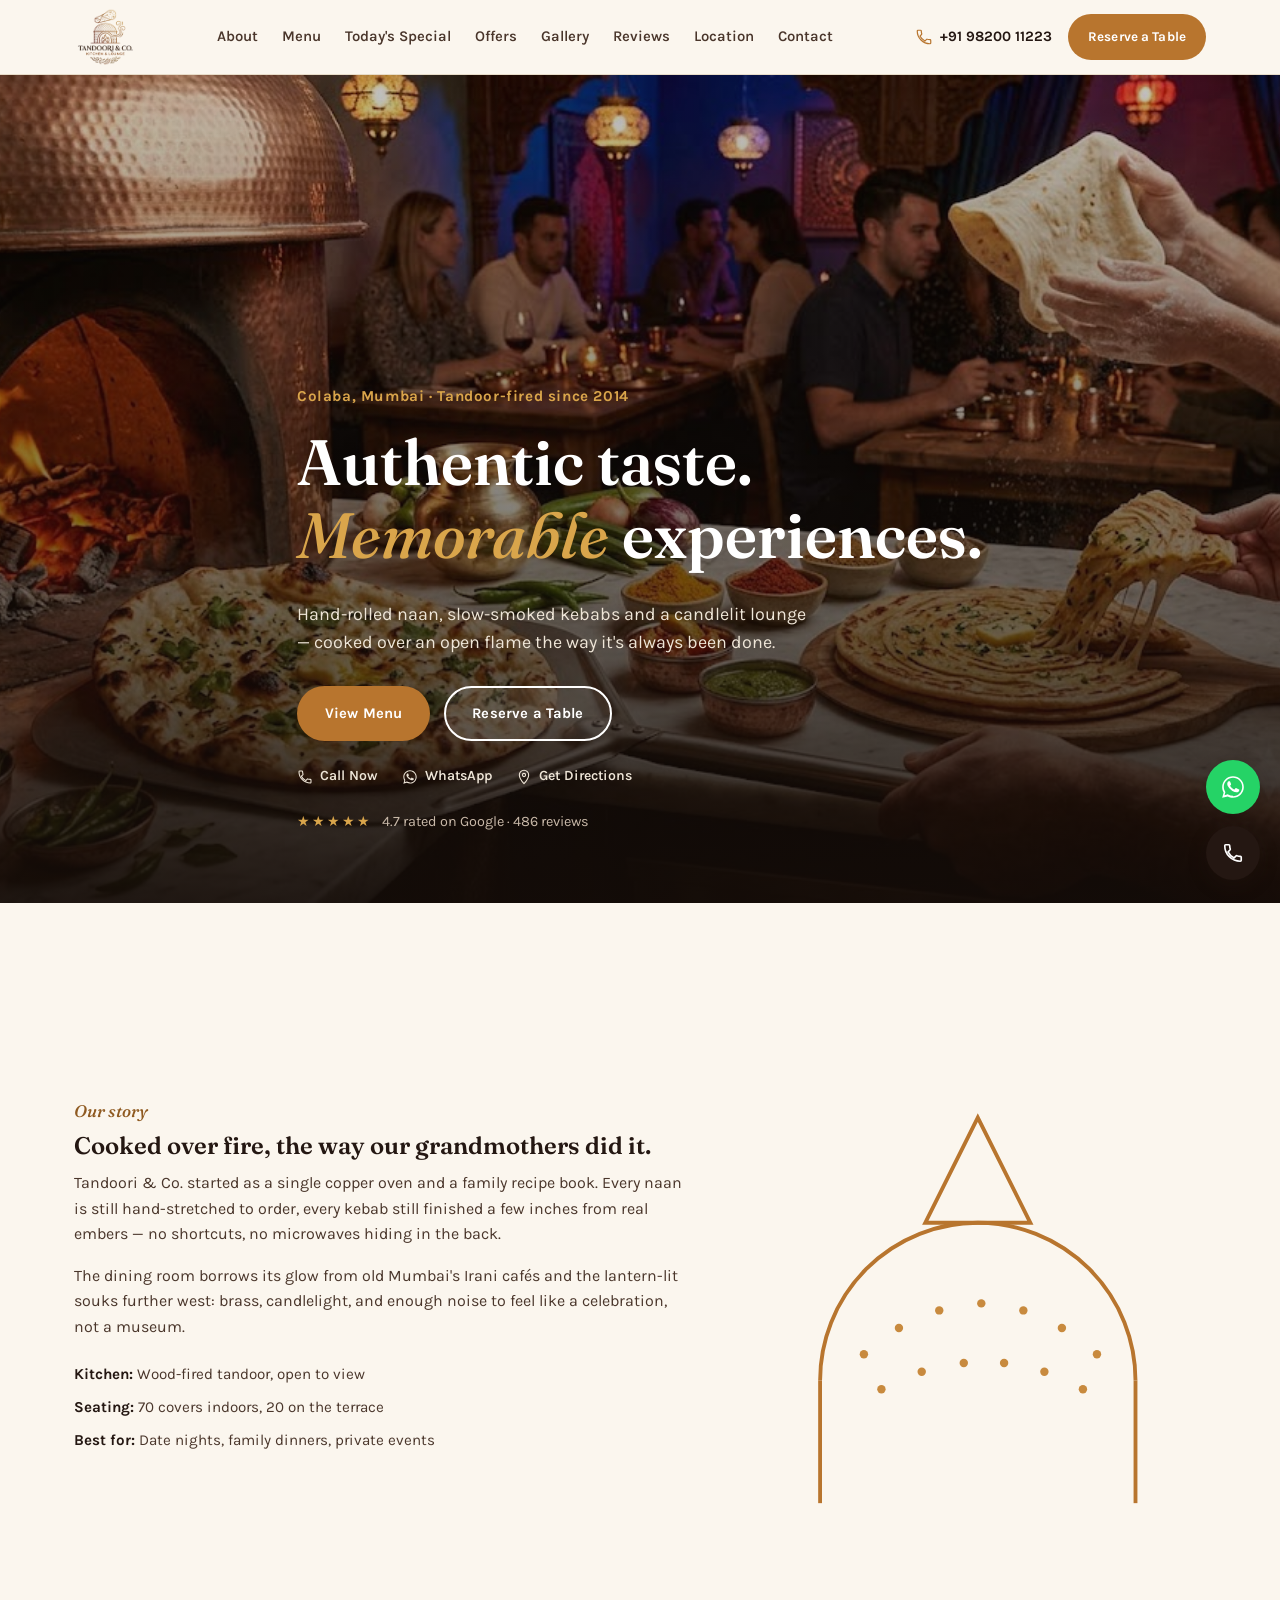
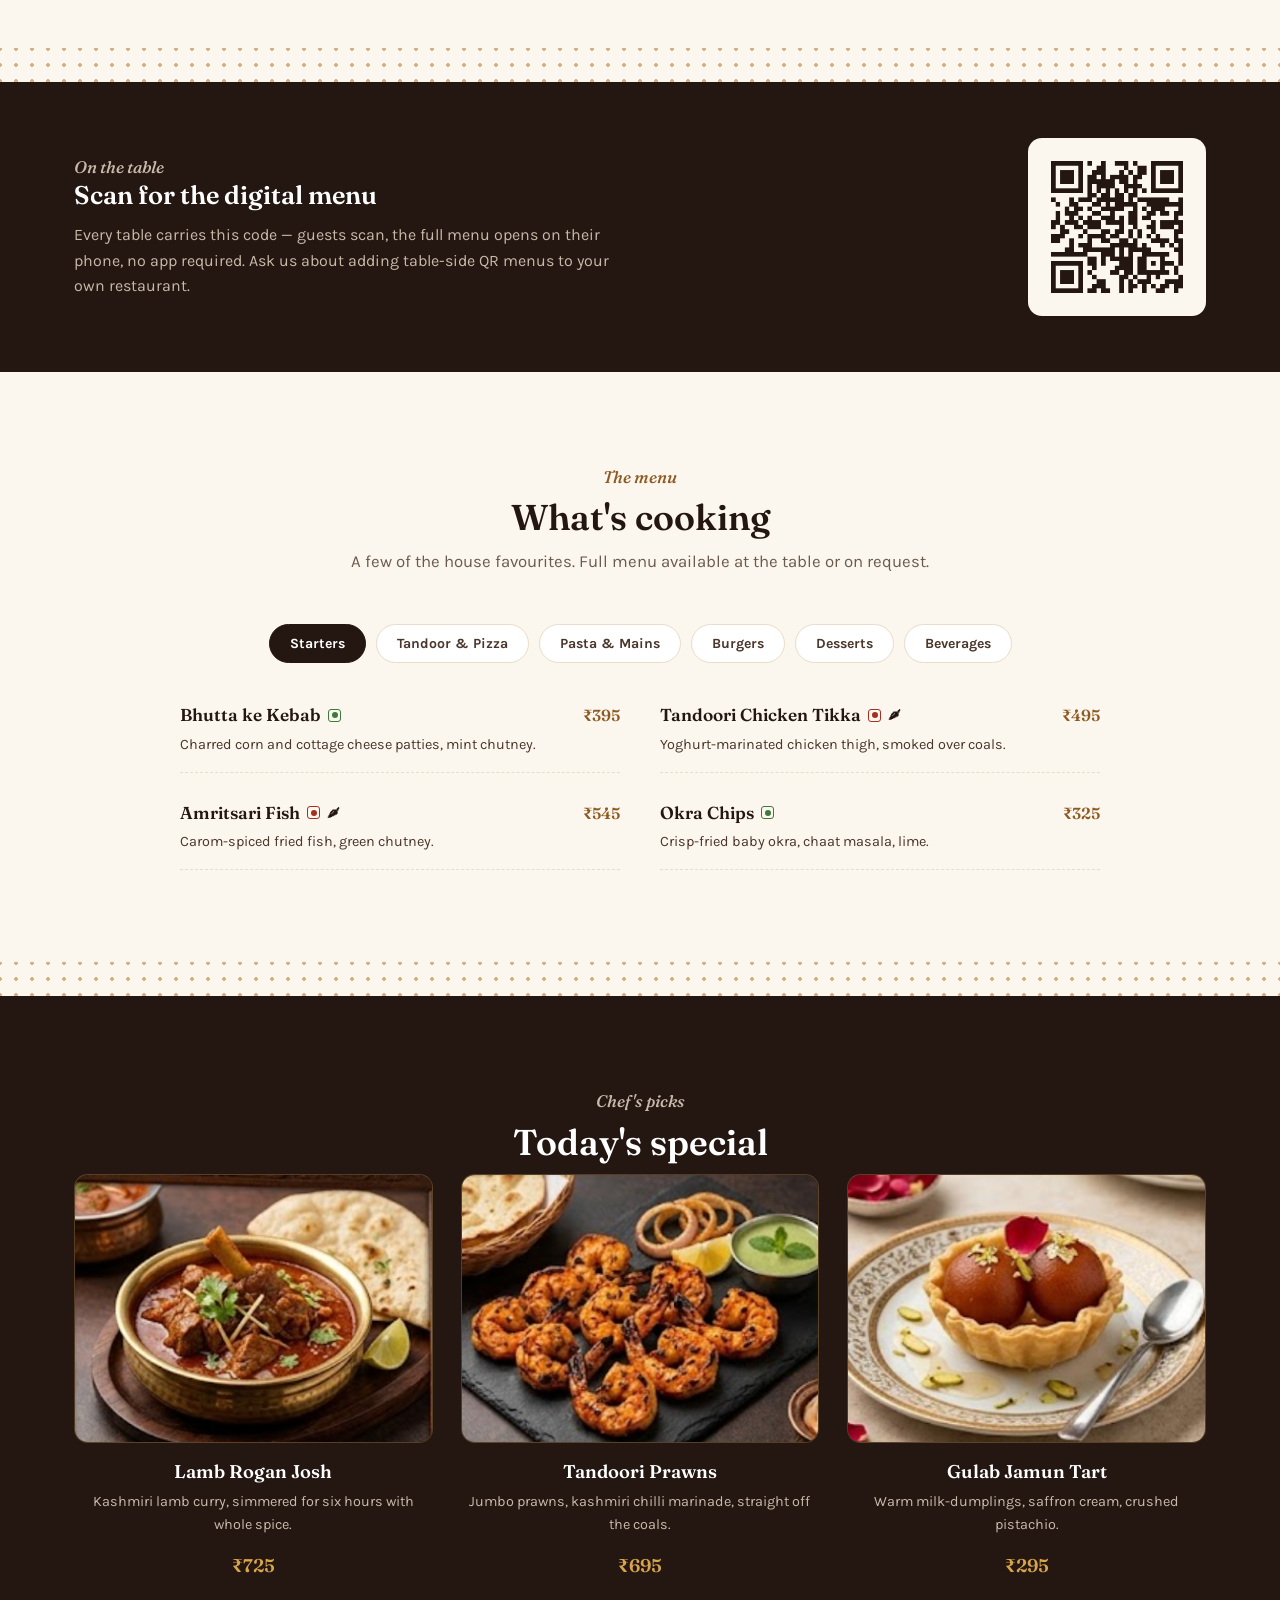
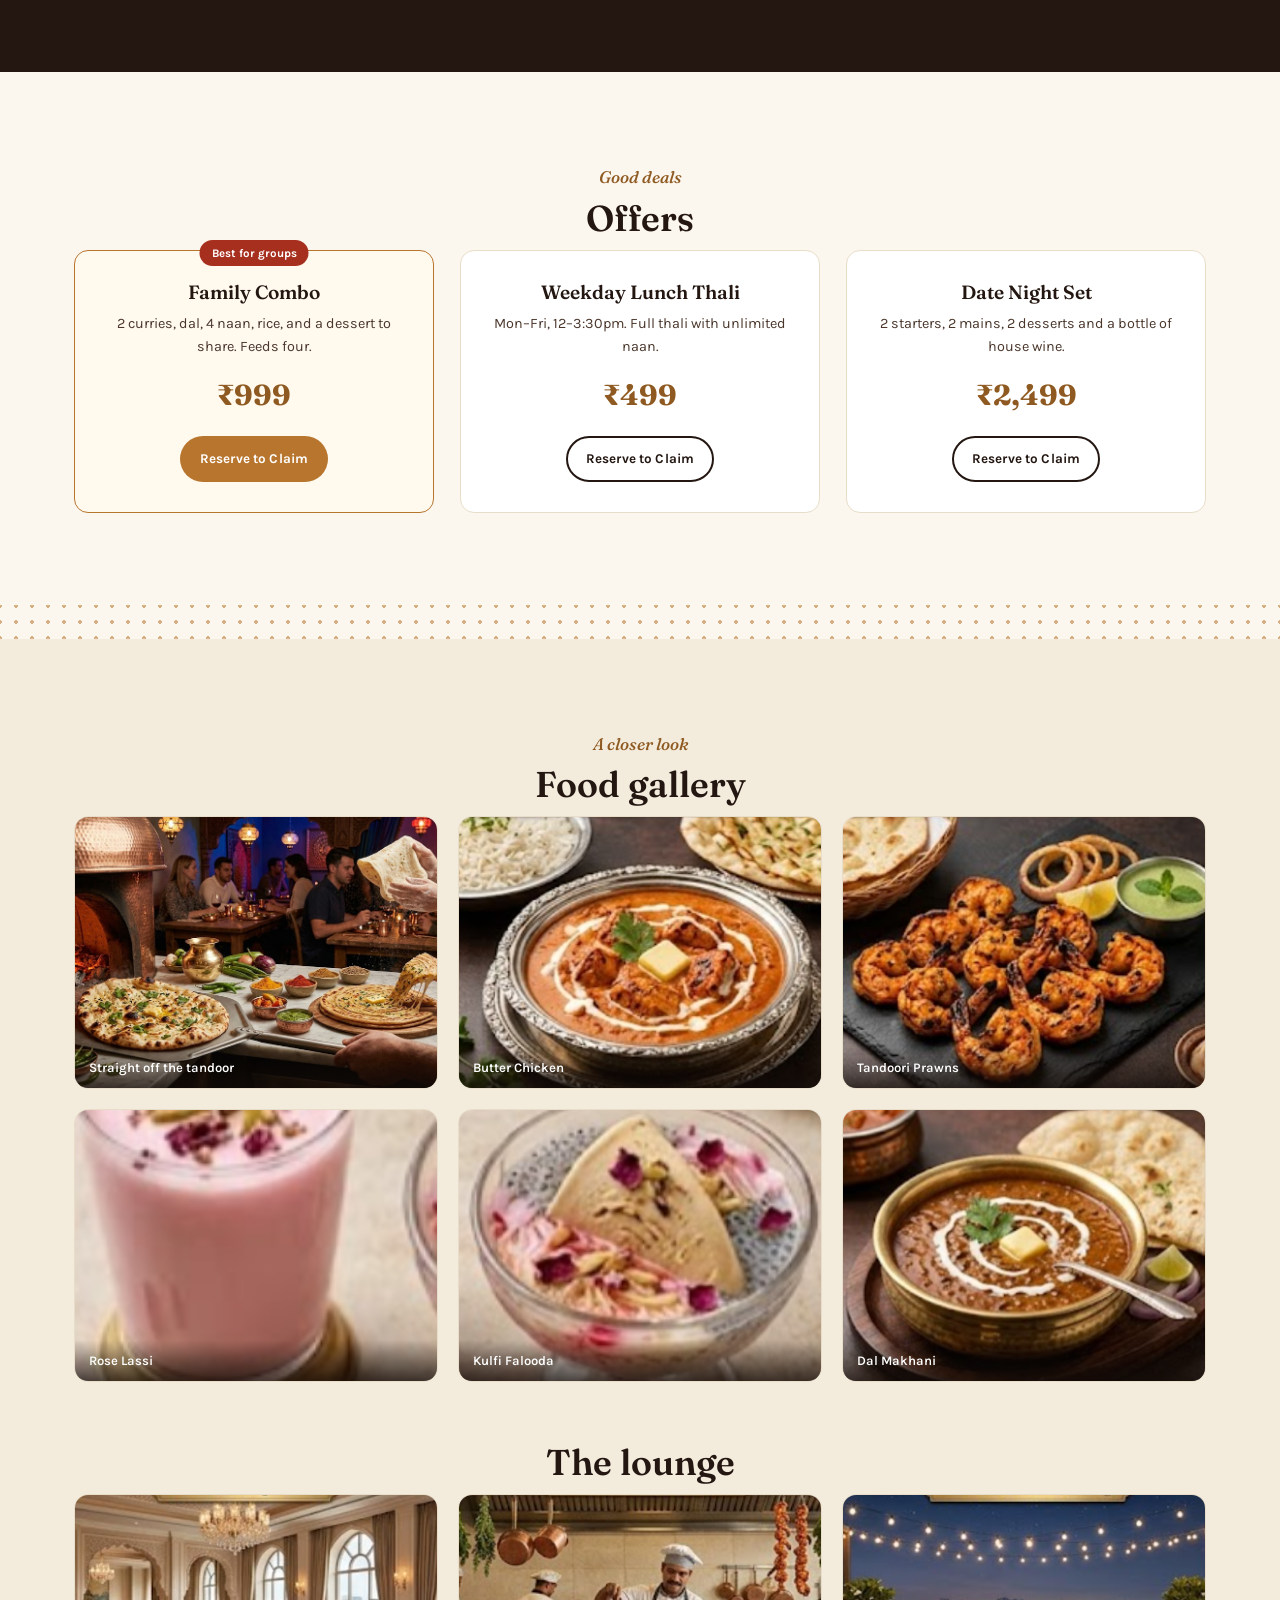
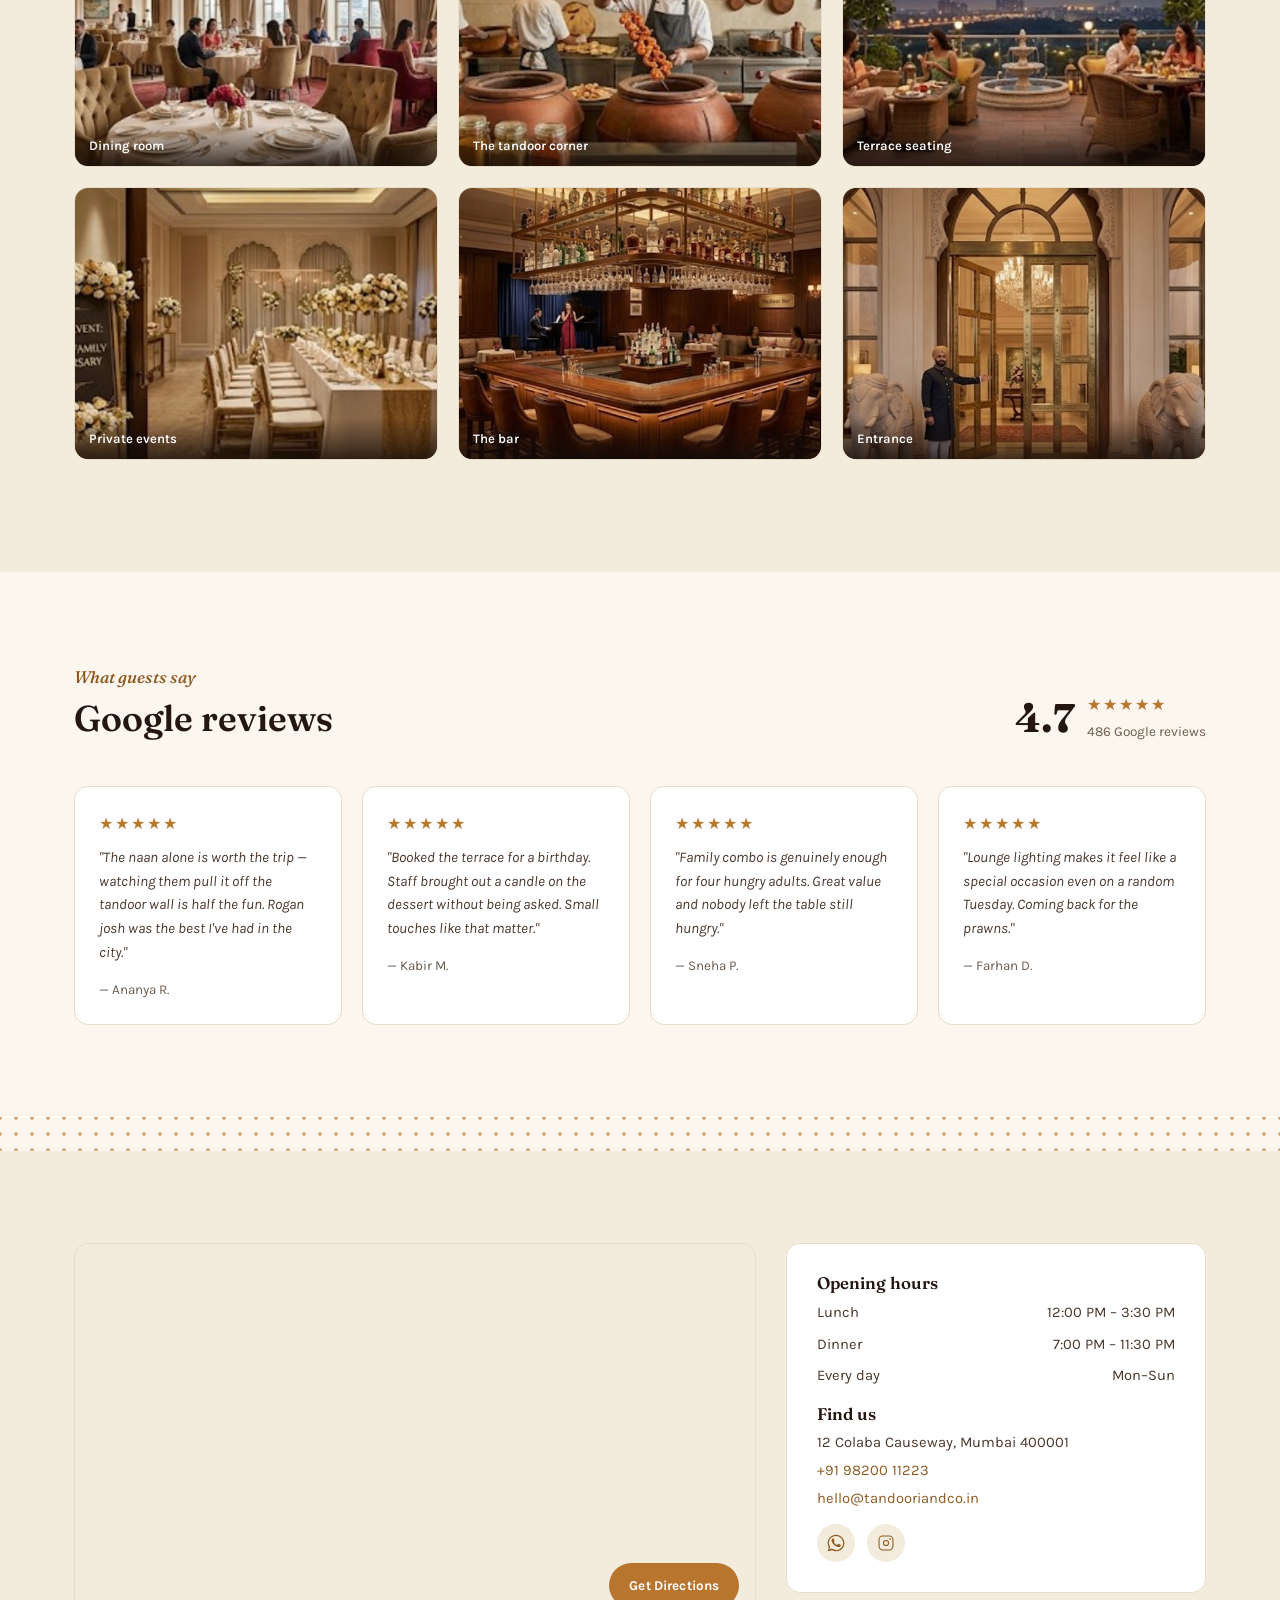
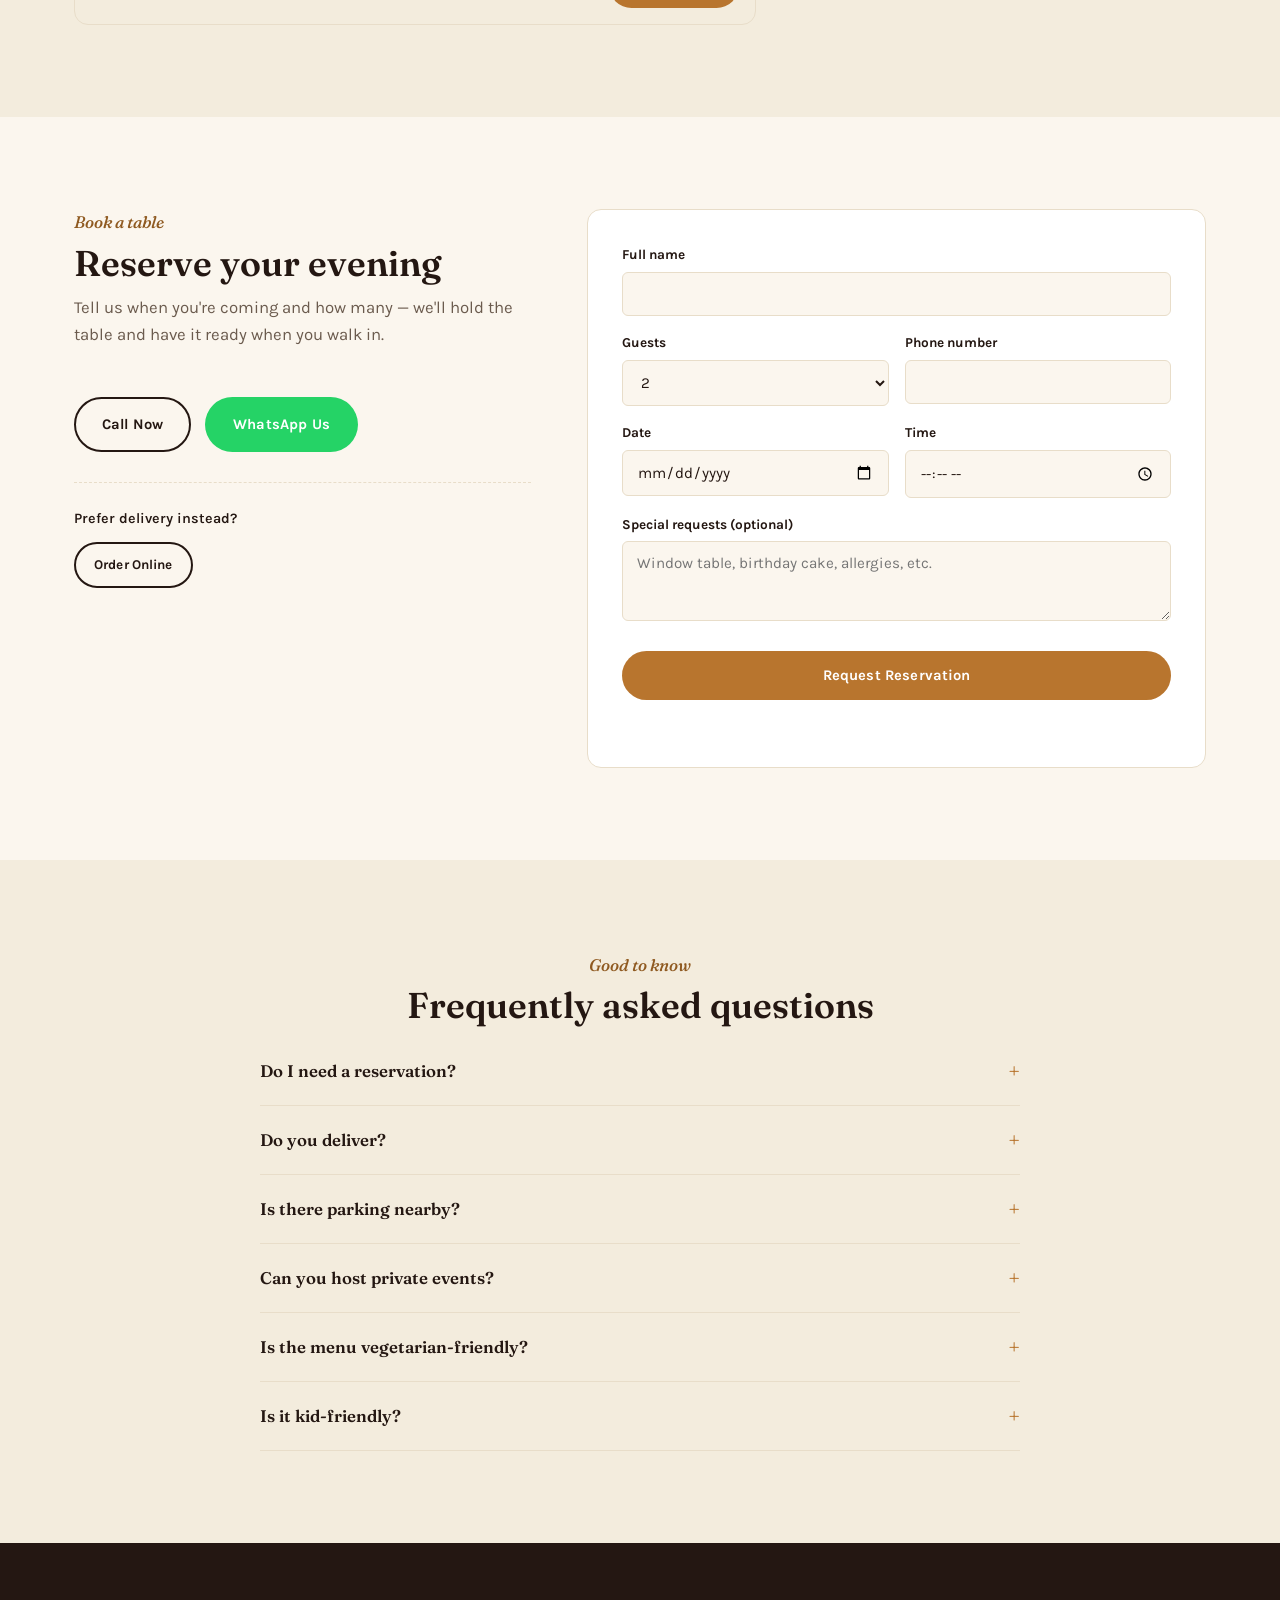
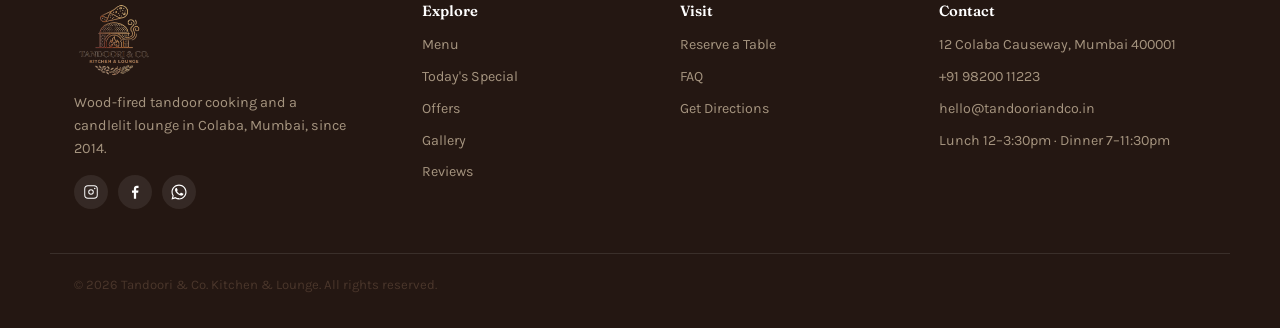
<file: projects/Restaurants/index.html>
<!DOCTYPE html>
<html lang="en">
<head>
<meta charset="UTF-8">
<meta name="viewport" content="width=device-width, initial-scale=1.0">
<title>Tandoori & Co. — Kitchen & Lounge | Colaba, Mumbai</title>
<meta name="description" content="Tandoori & Co. Kitchen & Lounge — wood-fired tandoor cooking, hand-rolled naan and a candlelit lounge in Colaba, Mumbai. View our menu or reserve a table.">
<meta name="keywords" content="tandoori restaurant, Indian restaurant Mumbai, Colaba restaurant, tandoor oven, lounge dining, reserve a table Mumbai">
<meta property="og:title" content="Tandoori & Co. — Kitchen & Lounge">
<meta property="og:description" content="Wood-fired tandoor cooking and a candlelit lounge in Colaba, Mumbai. View the menu or reserve a table.">
<meta property="og:type" content="restaurant.restaurant">
<link rel="icon" href="images/logo.png">
<link rel="preconnect" href="https://fonts.googleapis.com">
<link rel="preconnect" href="https://fonts.gstatic.com" crossorigin>
<link href="https://fonts.googleapis.com/css2?family=Fraunces:ital,wght@0,500;0,600;0,700;1,500&family=Karla:wght@400;500;600;700&display=swap" rel="stylesheet">
<link rel="stylesheet" href="styles.css">
<script type="application/ld+json">
{
  "@context": "https://schema.org",
  "@type": "Restaurant",
  "name": "Tandoori & Co. Kitchen & Lounge",
  "servesCuisine": ["Indian", "Tandoori", "Lounge"],
  "telephone": "+91-98200-11223",
  "priceRange": "₹₹₹",
  "address": {
    "@type": "PostalAddress",
    "streetAddress": "12 Colaba Causeway",
    "addressLocality": "Mumbai",
    "addressRegion": "MH",
    "postalCode": "400001",
    "addressCountry": "IN"
  },
  "openingHours": ["Mo-Su 12:00-15:30", "Mo-Su 19:00-23:30"],
  "aggregateRating": {
    "@type": "AggregateRating",
    "ratingValue": "4.7",
    "reviewCount": "486"
  }
}
</script>
</head>
<body>

<!-- ================= HEADER ================= -->
<header class="site-header" id="top">
  <div class="wrap header-inner">
    <a href="#top" class="brand" aria-label="Tandoori & Co. home">
      <img src="images/logo.png" alt="Tandoori & Co. Kitchen & Lounge logo" class="brand-mark">
    </a>

    <nav class="main-nav" id="mainNav" aria-label="Primary">
      <a href="#about">About</a>
      <a href="#menu">Menu</a>
      <a href="#special">Today's Special</a>
      <a href="#offers">Offers</a>
      <a href="#gallery">Gallery</a>
      <a href="#reviews">Reviews</a>
      <a href="#location">Location</a>
      <a href="#contact">Contact</a>
    </nav>

    <div class="header-actions">
      <a href="tel:+919820011223" class="icon-link" aria-label="Call Tandoori & Co.">
        <svg width="18" height="18" viewBox="0 0 24 24" fill="none"><path d="M6.6 10.8c1.4 2.8 3.8 5.1 6.6 6.6l2.2-2.2c.3-.3.7-.4 1-.2 1.1.4 2.3.6 3.6.6.6 0 1 .4 1 1V20c0 .6-.4 1-1 1-9.4 0-17-7.6-17-17 0-.6.4-1 1-1h3.4c.6 0 1 .4 1 1 0 1.2.2 2.4.6 3.6.1.4 0 .8-.3 1.1L6.6 10.8z" stroke="currentColor" stroke-width="1.6" stroke-linejoin="round"/></svg>
        <span>+91 98200 11223</span>
      </a>
      <a href="#reserve" class="btn btn-primary btn-small">Reserve a Table</a>
      <button class="nav-toggle" id="navToggle" aria-label="Toggle menu" aria-expanded="false" aria-controls="mainNav">
        <span></span><span></span><span></span>
      </button>
    </div>
  </div>
</header>

<!-- ================= HERO ================= -->
<section class="hero">
  <div class="hero-media">
    <img src="images/hero-tandoor.png" alt="Chefs preparing fresh naan and cheese kulcha beside a glowing copper tandoor oven, with guests dining in the candlelit lounge behind" loading="eager">
    <div class="hero-scrim"></div>
  </div>
  <div class="wrap hero-inner">
    <p class="hero-eyebrow">Colaba, Mumbai · Tandoor-fired since 2014</p>
    <h1>Authentic taste.<br><em>Memorable</em> experiences.</h1>
    <p class="hero-sub">Hand-rolled naan, slow-smoked kebabs and a candlelit lounge — cooked over an open flame the way it's always been done.</p>
    <div class="hero-ctas">
      <a href="#menu" class="btn btn-primary">View Menu</a>
      <a href="#reserve" class="btn btn-outline-light">Reserve a Table</a>
    </div>
    <div class="hero-quick-actions">
      <a href="tel:+919820011223"><svg width="16" height="16" viewBox="0 0 24 24" fill="none"><path d="M6.6 10.8c1.4 2.8 3.8 5.1 6.6 6.6l2.2-2.2c.3-.3.7-.4 1-.2 1.1.4 2.3.6 3.6.6.6 0 1 .4 1 1V20c0 .6-.4 1-1 1-9.4 0-17-7.6-17-17 0-.6.4-1 1-1h3.4c.6 0 1 .4 1 1 0 1.2.2 2.4.6 3.6.1.4 0 .8-.3 1.1L6.6 10.8z" stroke="currentColor" stroke-width="1.6" stroke-linejoin="round"/></svg> Call Now</a>
      <a href="https://wa.me/919820011223?text=Hi%20Tandoori%20%26%20Co.%2C%20I%27d%20like%20to%20ask%20about..." target="_blank" rel="noopener"><svg width="16" height="16" viewBox="0 0 24 24" fill="currentColor"><path d="M12 2C6.5 2 2 6.5 2 12c0 1.8.5 3.6 1.4 5.1L2 22l5.1-1.3c1.4.8 3.1 1.2 4.9 1.2 5.5 0 10-4.5 10-10S17.5 2 12 2zm0 18.1c-1.6 0-3.1-.4-4.5-1.2l-.3-.2-3 .8.8-2.9-.2-.3C4 15 3.5 13.5 3.5 12c0-4.7 3.8-8.5 8.5-8.5s8.5 3.8 8.5 8.5-3.8 8.6-8.5 8.6zm4.6-6.3c-.3-.1-1.5-.7-1.7-.8-.2-.1-.4-.1-.6.1-.2.3-.6.8-.8 1-.1.2-.3.2-.5.1-.3-.1-1.1-.4-2.1-1.3-.8-.7-1.3-1.6-1.5-1.8-.1-.2 0-.4.1-.5.1-.1.3-.3.4-.5.2-.1.2-.3.3-.4.1-.2 0-.4 0-.5-.1-.1-.6-1.5-.8-2-.2-.5-.4-.4-.6-.5h-.5c-.2 0-.5.1-.7.3-.2.3-.9.9-.9 2.2s1 2.6 1.1 2.7c.1.2 2 3 4.7 4.2.7.3 1.2.5 1.6.6.7.2 1.3.2 1.8.1.5-.1 1.5-.6 1.7-1.2.2-.6.2-1.1.2-1.2-.1-.1-.3-.2-.6-.3z"/></svg> WhatsApp</a>
      <a href="https://www.google.com/maps/search/?api=1&query=12+Colaba+Causeway+Mumbai+400001" target="_blank" rel="noopener"><svg width="16" height="16" viewBox="0 0 24 24" fill="none"><path d="M12 22s7-7.4 7-13a7 7 0 0 0-14 0c0 5.6 7 13 7 13z" stroke="currentColor" stroke-width="1.6" stroke-linejoin="round"/><circle cx="12" cy="9" r="2.4" stroke="currentColor" stroke-width="1.6"/></svg> Get Directions</a>
    </div>
    <div class="hero-trust">
      <span class="stars">★★★★★</span>
      <span>4.7 rated on Google · 486 reviews</span>
    </div>
  </div>
</section>

<!-- ================= ABOUT ================= -->
<section id="about" class="section">
  <div class="wrap about-grid">
    <div class="about-copy">
      <p class="eyebrow-serif">Our story</p>
      <h2>Cooked over fire, the way our grandmothers did it.</h2>
      <p>Tandoori & Co. started as a single copper oven and a family recipe book. Every naan is still hand-stretched to order, every kebab still finished a few inches from real embers — no shortcuts, no microwaves hiding in the back.</p>
      <p>The dining room borrows its glow from old Mumbai's Irani cafés and the lantern-lit souks further west: brass, candlelight, and enough noise to feel like a celebration, not a museum.</p>
      <ul class="about-facts">
        <li><strong>Kitchen:</strong> Wood-fired tandoor, open to view</li>
        <li><strong>Seating:</strong> 70 covers indoors, 20 on the terrace</li>
        <li><strong>Best for:</strong> Date nights, family dinners, private events</li>
      </ul>
    </div>
    <div class="about-stipple" aria-hidden="true">
      <svg viewBox="0 0 260 320" width="100%">
        <g fill="none" stroke="#B8752E" stroke-width="2.2">
          <path d="M40 220 A90 90 0 0 1 220 220" />
          <line x1="40" y1="220" x2="40" y2="290"/>
          <line x1="220" y1="220" x2="220" y2="290"/>
          <path d="M100 130 L130 70 L160 130 Z"/>
        </g>
        <g fill="#C88A3E">
          <circle cx="65" cy="205" r="2.4"/><circle cx="85" cy="190" r="2.4"/><circle cx="108" cy="180" r="2.4"/>
          <circle cx="132" cy="176" r="2.4"/><circle cx="156" cy="180" r="2.4"/><circle cx="178" cy="190" r="2.4"/>
          <circle cx="198" cy="205" r="2.4"/><circle cx="75" cy="225" r="2.4"/><circle cx="98" cy="215" r="2.4"/>
          <circle cx="122" cy="210" r="2.4"/><circle cx="145" cy="210" r="2.4"/><circle cx="168" cy="215" r="2.4"/><circle cx="190" cy="225" r="2.4"/>
        </g>
      </svg>
    </div>
  </div>
</section>

<div class="stipple-divider" aria-hidden="true"></div>

<!-- ================= DIGITAL MENU CALLOUT ================= -->
<section class="qr-callout">
  <div class="wrap qr-callout-inner">
    <div class="qr-copy">
      <p class="eyebrow-serif eyebrow-light">On the table</p>
      <h3>Scan for the digital menu</h3>
      <p>Every table carries this code — guests scan, the full menu opens on their phone, no app required. Ask us about adding table-side QR menus to your own restaurant.</p>
    </div>
    <div class="qr-code">
      <img src="images/menu-qr.png" alt="QR code linking to the Tandoori & Co. digital menu" width="150" height="150">
    </div>
  </div>
</section>

<!-- ================= MENU ================= -->
<section id="menu" class="section">
  <div class="wrap">
    <p class="eyebrow-serif center">The menu</p>
    <h2 class="section-title center">What's cooking</h2>
    <p class="section-lead center">A few of the house favourites. Full menu available at the table or on request.</p>

    <div class="menu-tabs" id="menuTabs" role="tablist" aria-label="Menu categories">
      <button class="menu-tab active" data-cat="starters" role="tab" aria-selected="true">Starters</button>
      <button class="menu-tab" data-cat="tandoor" role="tab" aria-selected="false">Tandoor & Pizza</button>
      <button class="menu-tab" data-cat="mains" role="tab" aria-selected="false">Pasta & Mains</button>
      <button class="menu-tab" data-cat="burgers" role="tab" aria-selected="false">Burgers</button>
      <button class="menu-tab" data-cat="desserts" role="tab" aria-selected="false">Desserts</button>
      <button class="menu-tab" data-cat="beverages" role="tab" aria-selected="false">Beverages</button>
    </div>

    <div class="menu-panels">

      <div class="menu-panel active" data-cat="starters">
        <div class="menu-grid">
          <div class="menu-item">
            <div class="menu-item-head"><h4>Bhutta ke Kebab <span class="tag tag-veg" title="Vegetarian"></span></h4><span class="price">₹395</span></div>
            <p>Charred corn and cottage cheese patties, mint chutney.</p>
          </div>
          <div class="menu-item">
            <div class="menu-item-head"><h4>Tandoori Chicken Tikka <span class="tag tag-nonveg" title="Non-vegetarian"></span> <span class="tag tag-spicy" title="Spicy">🌶</span></h4><span class="price">₹495</span></div>
            <p>Yoghurt-marinated chicken thigh, smoked over coals.</p>
          </div>
          <div class="menu-item">
            <div class="menu-item-head"><h4>Amritsari Fish <span class="tag tag-nonveg" title="Non-vegetarian"></span> <span class="tag tag-spicy" title="Spicy">🌶</span></h4><span class="price">₹545</span></div>
            <p>Carom-spiced fried fish, green chutney.</p>
          </div>
          <div class="menu-item">
            <div class="menu-item-head"><h4>Okra Chips <span class="tag tag-veg" title="Vegetarian"></span></h4><span class="price">₹325</span></div>
            <p>Crisp-fried baby okra, chaat masala, lime.</p>
          </div>
        </div>
      </div>

      <div class="menu-panel" data-cat="tandoor">
        <div class="menu-grid">
          <div class="menu-item">
            <div class="menu-item-head"><h4>Tandoori Naan Pizza <span class="tag tag-veg" title="Vegetarian"></span></h4><span class="price">₹450</span></div>
            <p>Naan base, tomato-chilli chutney, paneer, charred onion.</p>
          </div>
          <div class="menu-item">
            <div class="menu-item-head"><h4>Cheese Kulcha <span class="tag tag-veg" title="Vegetarian"></span></h4><span class="price">₹280</span></div>
            <p>Stuffed with molten cheese, butter-brushed.</p>
          </div>
          <div class="menu-item">
            <div class="menu-item-head"><h4>Tandoori Prawns <span class="tag tag-nonveg" title="Non-vegetarian"></span> <span class="tag tag-spicy" title="Spicy">🌶</span></h4><span class="price">₹695</span></div>
            <p>Jumbo prawns, kashmiri chilli marinade.</p>
          </div>
          <div class="menu-item">
            <div class="menu-item-head"><h4>Butter Naan <span class="tag tag-veg" title="Vegetarian"></span></h4><span class="price">₹110</span></div>
            <p>Classic leavened bread, straight off the oven wall.</p>
          </div>
        </div>
      </div>

      <div class="menu-panel" data-cat="mains">
        <div class="menu-grid">
          <div class="menu-item">
            <div class="menu-item-head"><h4>Makhani Penne <span class="tag tag-veg" title="Vegetarian"></span></h4><span class="price">₹495</span></div>
            <p>Butter-tomato sauce, smoked paneer, basil.</p>
          </div>
          <div class="menu-item">
            <div class="menu-item-head"><h4>Butter Chicken <span class="tag tag-nonveg" title="Non-vegetarian"></span></h4><span class="price">₹565</span></div>
            <p>The classic, slow-simmered with tandoori chicken.</p>
          </div>
          <div class="menu-item">
            <div class="menu-item-head"><h4>Dal Makhani <span class="tag tag-veg" title="Vegetarian"></span></h4><span class="price">₹385</span></div>
            <p>Black lentils, overnight simmer, a spoon of cream.</p>
          </div>
          <div class="menu-item">
            <div class="menu-item-head"><h4>Lamb Rogan Josh <span class="tag tag-nonveg" title="Non-vegetarian"></span> <span class="tag tag-spicy" title="Spicy">🌶</span></h4><span class="price">₹725</span></div>
            <p>Kashmiri lamb curry, whole spice tempering.</p>
          </div>
        </div>
      </div>

      <div class="menu-panel" data-cat="burgers">
        <div class="menu-grid">
          <div class="menu-item">
            <div class="menu-item-head"><h4>Tandoori Paneer Burger <span class="tag tag-veg" title="Vegetarian"></span></h4><span class="price">₹365</span></div>
            <p>Charred paneer patty, mint mayo, pickled onion.</p>
          </div>
          <div class="menu-item">
            <div class="menu-item-head"><h4>Smoked Chicken Burger <span class="tag tag-nonveg" title="Non-vegetarian"></span></h4><span class="price">₹425</span></div>
            <p>Tandoori chicken thigh, chilli mayo, brioche bun.</p>
          </div>
        </div>
      </div>

      <div class="menu-panel" data-cat="desserts">
        <div class="menu-grid">
          <div class="menu-item">
            <div class="menu-item-head"><h4>Gulab Jamun Tart <span class="tag tag-veg" title="Vegetarian"></span></h4><span class="price">₹295</span></div>
            <p>Warm milk-dumplings, saffron cream, pistachio.</p>
          </div>
          <div class="menu-item">
            <div class="menu-item-head"><h4>Kulfi Falooda <span class="tag tag-veg" title="Vegetarian"></span></h4><span class="price">₹275</span></div>
            <p>Cardamom kulfi, rose vermicelli, basil seeds.</p>
          </div>
        </div>
      </div>

      <div class="menu-panel" data-cat="beverages">
        <div class="menu-grid">
          <div class="menu-item">
            <div class="menu-item-head"><h4>Masala Chai <span class="tag tag-veg" title="Vegetarian"></span></h4><span class="price">₹145</span></div>
            <p>Slow-brewed with whole spice and full-cream milk.</p>
          </div>
          <div class="menu-item">
            <div class="menu-item-head"><h4>Rose Lassi <span class="tag tag-veg" title="Vegetarian"></span></h4><span class="price">₹195</span></div>
            <p>Yoghurt, rose syrup, a touch of cardamom.</p>
          </div>
        </div>
      </div>

    </div>
  </div>
</section>

<div class="stipple-divider" aria-hidden="true"></div>

<!-- ================= TODAY'S SPECIAL ================= -->
<section id="special" class="section section-dark">
  <div class="wrap">
    <p class="eyebrow-serif eyebrow-light center">Chef's picks</p>
    <h2 class="section-title section-title-light center">Today's special</h2>
    <div class="special-grid">
      <article class="special-card">
        <div class="special-photo"><img src="images/dish-lamb-rogan-josh-final.png" alt="Lamb Rogan Josh, Kashmiri lamb curry with naan" loading="lazy"></div>
        <h3>Lamb Rogan Josh</h3>
        <p>Kashmiri lamb curry, simmered for six hours with whole spice.</p>
        <span class="price price-light">₹725</span>
      </article>
      <article class="special-card">
        <div class="special-photo"><img src="images/dish-tandoori-prawns-final.png" alt="Grilled tandoori prawns with onion rings and mint chutney" loading="lazy"></div>
        <h3>Tandoori Prawns</h3>
        <p>Jumbo prawns, kashmiri chilli marinade, straight off the coals.</p>
        <span class="price price-light">₹695</span>
      </article>
      <article class="special-card">
        <div class="special-photo"><img src="images/dish-gulab-jamun-tart-final.png" alt="Gulab Jamun Tart with rose petal and pistachio" loading="lazy"></div>
        <h3>Gulab Jamun Tart</h3>
        <p>Warm milk-dumplings, saffron cream, crushed pistachio.</p>
        <span class="price price-light">₹295</span>
      </article>
    </div>
  </div>
</section>

<!-- ================= OFFERS ================= -->
<section id="offers" class="section">
  <div class="wrap">
    <p class="eyebrow-serif center">Good deals</p>
    <h2 class="section-title center">Offers</h2>
    <div class="offers-grid">
      <div class="offer-card offer-featured">
        <span class="badge">Best for groups</span>
        <h3>Family Combo</h3>
        <p>2 curries, dal, 4 naan, rice, and a dessert to share. Feeds four.</p>
        <div class="offer-price">₹999</div>
        <a href="#reserve" class="btn btn-primary btn-small">Reserve to Claim</a>
      </div>
      <div class="offer-card">
        <h3>Weekday Lunch Thali</h3>
        <p>Mon–Fri, 12–3:30pm. Full thali with unlimited naan.</p>
        <div class="offer-price">₹499</div>
        <a href="#reserve" class="btn btn-outline btn-small">Reserve to Claim</a>
      </div>
      <div class="offer-card">
        <h3>Date Night Set</h3>
        <p>2 starters, 2 mains, 2 desserts and a bottle of house wine.</p>
        <div class="offer-price">₹2,499</div>
        <a href="#reserve" class="btn btn-outline btn-small">Reserve to Claim</a>
      </div>
    </div>
  </div>
</section>

<div class="stipple-divider" aria-hidden="true"></div>

<!-- ================= FOOD GALLERY ================= -->
<section id="gallery" class="section section-tint">
  <div class="wrap">
    <p class="eyebrow-serif center">A closer look</p>
    <h2 class="section-title center">Food gallery</h2>
    <div class="gallery-grid">
      <figure class="gallery-item gallery-item-photo">
        <img src="images/hero-tandoor.png" alt="Tandoori naan pizza and cheese kulcha being pulled fresh off the tandoor" loading="lazy">
        <figcaption>Straight off the tandoor</figcaption>
      </figure>
      <figure class="gallery-item gallery-item-photo">
        <img src="images/dish-butter-chicken-final.png" alt="Butter chicken with rice and naan" loading="lazy">
        <figcaption>Butter Chicken</figcaption>
      </figure>
      <figure class="gallery-item gallery-item-photo">
        <img src="images/dish-tandoori-prawns-final.png" alt="Grilled tandoori prawns with mint chutney" loading="lazy">
        <figcaption>Tandoori Prawns</figcaption>
      </figure>
      <figure class="gallery-item gallery-item-photo">
        <img src="images/dish-rose-lassi.png" alt="Rose lassi topped with pistachio and rose petals" loading="lazy">
        <figcaption>Rose Lassi</figcaption>
      </figure>
      <figure class="gallery-item gallery-item-photo">
        <img src="images/dish-kulfi-falooda.png" alt="Kulfi falooda with rose petals and vermicelli" loading="lazy">
        <figcaption>Kulfi Falooda</figcaption>
      </figure>
      <figure class="gallery-item gallery-item-photo">
        <img src="images/dish-dal-makhani-final.png" alt="Dal makhani with butter and naan" loading="lazy">
        <figcaption>Dal Makhani</figcaption>
      </figure>
    </div>

    <h2 class="section-title center gallery-second-title">The lounge</h2>
    <div class="gallery-grid">
      <figure class="gallery-item gallery-item-photo">
        <img src="images/lounge-dining-room-final.png" alt="Elegant dining room with chandeliers and arched windows" loading="lazy">
        <figcaption>Dining room</figcaption>
      </figure>
      <figure class="gallery-item gallery-item-photo">
        <img src="images/lounge-tandoor-corner-final.png" alt="Open tandoori kitchen corner with chefs cooking over clay ovens" loading="lazy">
        <figcaption>The tandoor corner</figcaption>
      </figure>
      <figure class="gallery-item gallery-item-photo">
        <img src="images/lounge-terrace-final.png" alt="String-lit terrace seating with a city skyline view" loading="lazy">
        <figcaption>Terrace seating</figcaption>
      </figure>
      <figure class="gallery-item gallery-item-photo">
        <img src="images/lounge-private-events-final.png" alt="Private dining room set up for a family celebration" loading="lazy">
        <figcaption>Private events</figcaption>
      </figure>
      <figure class="gallery-item gallery-item-photo">
        <img src="images/lounge-bar-final.png" alt="The intimate bar with a hanging bottle display and live piano" loading="lazy">
        <figcaption>The bar</figcaption>
      </figure>
      <figure class="gallery-item gallery-item-photo">
        <img src="images/lounge-entrance-final.png" alt="Grand entrance with brass doors and stone elephant statues" loading="lazy">
        <figcaption>Entrance</figcaption>
      </figure>
    </div>
  </div>
</section>

<!-- ================= REVIEWS ================= -->
<section id="reviews" class="section">
  <div class="wrap">
    <div class="reviews-head">
      <div>
        <p class="eyebrow-serif">What guests say</p>
        <h2 class="section-title">Google reviews</h2>
      </div>
      <div class="reviews-score">
        <span class="score-num">4.7</span>
        <div>
          <div class="stars stars-dark">★★★★★</div>
          <span class="score-sub">486 Google reviews</span>
        </div>
      </div>
    </div>
    <div class="review-track">
      <article class="review-card">
        <div class="stars stars-dark">★★★★★</div>
        <p>"The naan alone is worth the trip — watching them pull it off the tandoor wall is half the fun. Rogan josh was the best I've had in the city."</p>
        <p class="review-author">— Ananya R.</p>
      </article>
      <article class="review-card">
        <div class="stars stars-dark">★★★★★</div>
        <p>"Booked the terrace for a birthday. Staff brought out a candle on the dessert without being asked. Small touches like that matter."</p>
        <p class="review-author">— Kabir M.</p>
      </article>
      <article class="review-card">
        <div class="stars stars-dark">★★★★★</div>
        <p>"Family combo is genuinely enough for four hungry adults. Great value and nobody left the table still hungry."</p>
        <p class="review-author">— Sneha P.</p>
      </article>
      <article class="review-card">
        <div class="stars stars-dark">★★★★★</div>
        <p>"Lounge lighting makes it feel like a special occasion even on a random Tuesday. Coming back for the prawns."</p>
        <p class="review-author">— Farhan D.</p>
      </article>
    </div>
  </div>
</section>

<div class="stipple-divider" aria-hidden="true"></div>

<!-- ================= HOURS + LOCATION ================= -->
<section id="location" class="section section-tint">
  <div class="wrap location-grid">
    <div class="map-embed">
      <iframe
        title="Tandoori & Co. location on Google Maps"
        src="https://maps.google.com/maps?q=12%20Colaba%20Causeway%2C%20Mumbai%20400001&t=&z=16&ie=UTF8&iwloc=&output=embed"
        width="100%" height="380" style="border:0" loading="lazy" referrerpolicy="no-referrer-when-downgrade">
      </iframe>
      <a href="https://www.google.com/maps/search/?api=1&query=12+Colaba+Causeway+Mumbai+400001" target="_blank" rel="noopener" class="btn btn-primary btn-small map-btn">Get Directions</a>
    </div>
    <div class="hours-card">
      <h3>Opening hours</h3>
      <ul class="hours-list">
        <li><span>Lunch</span><span>12:00 PM – 3:30 PM</span></li>
        <li><span>Dinner</span><span>7:00 PM – 11:30 PM</span></li>
        <li><span>Every day</span><span>Mon–Sun</span></li>
      </ul>
      <h3>Find us</h3>
      <p>12 Colaba Causeway, Mumbai 400001</p>
      <p><a href="tel:+919820011223">+91 98200 11223</a></p>
      <p><a href="mailto:hello@tandooriandco.in">hello@tandooriandco.in</a></p>
      <div class="social-inline">
        <a href="https://wa.me/919820011223" target="_blank" rel="noopener" aria-label="WhatsApp">
          <svg width="20" height="20" viewBox="0 0 24 24" fill="currentColor"><path d="M12 2C6.5 2 2 6.5 2 12c0 1.8.5 3.6 1.4 5.1L2 22l5.1-1.3c1.4.8 3.1 1.2 4.9 1.2 5.5 0 10-4.5 10-10S17.5 2 12 2zm0 18.1c-1.6 0-3.1-.4-4.5-1.2l-.3-.2-3 .8.8-2.9-.2-.3C4 15 3.5 13.5 3.5 12c0-4.7 3.8-8.5 8.5-8.5s8.5 3.8 8.5 8.5-3.8 8.6-8.5 8.6zm4.6-6.3c-.3-.1-1.5-.7-1.7-.8-.2-.1-.4-.1-.6.1-.2.3-.6.8-.8 1-.1.2-.3.2-.5.1-.3-.1-1.1-.4-2.1-1.3-.8-.7-1.3-1.6-1.5-1.8-.1-.2 0-.4.1-.5.1-.1.3-.3.4-.5.2-.1.2-.3.3-.4.1-.2 0-.4 0-.5-.1-.1-.6-1.5-.8-2-.2-.5-.4-.4-.6-.5h-.5c-.2 0-.5.1-.7.3-.2.3-.9.9-.9 2.2s1 2.6 1.1 2.7c.1.2 2 3 4.7 4.2.7.3 1.2.5 1.6.6.7.2 1.3.2 1.8.1.5-.1 1.5-.6 1.7-1.2.2-.6.2-1.1.2-1.2-.1-.1-.3-.2-.6-.3z"/></svg>
        </a>
        <a href="https://instagram.com" target="_blank" rel="noopener" aria-label="Instagram">
          <svg width="20" height="20" viewBox="0 0 24 24" fill="currentColor"><path d="M12 8.3a3.7 3.7 0 1 0 0 7.4 3.7 3.7 0 0 0 0-7.4zm0 6.1a2.4 2.4 0 1 1 0-4.8 2.4 2.4 0 0 1 0 4.8zM16 3H8a5 5 0 0 0-5 5v8a5 5 0 0 0 5 5h8a5 5 0 0 0 5-5V8a5 5 0 0 0-5-5zm3.7 13a3.7 3.7 0 0 1-3.7 3.7H8A3.7 3.7 0 0 1 4.3 16V8A3.7 3.7 0 0 1 8 4.3h8A3.7 3.7 0 0 1 19.7 8v8zM17 6.3a1 1 0 1 0 0 2 1 1 0 0 0 0-2z"/></svg>
        </a>
      </div>
    </div>
  </div>
</section>

<!-- ================= RESERVATION ================= -->
<section id="reserve" class="section">
  <div class="wrap reserve-grid">
    <div class="reserve-copy">
      <p class="eyebrow-serif">Book a table</p>
      <h2 class="section-title">Reserve your evening</h2>
      <p class="section-lead">Tell us when you're coming and how many — we'll hold the table and have it ready when you walk in.</p>
      <div class="hero-ctas">
        <a href="tel:+919820011223" class="btn btn-outline">Call Now</a>
        <a href="https://wa.me/919820011223?text=Hi%2C%20I%27d%20like%20to%20reserve%20a%20table." class="btn btn-whatsapp" target="_blank" rel="noopener">WhatsApp Us</a>
      </div>
      <div class="order-online-box">
        <p>Prefer delivery instead?</p>
        <a href="https://wa.me/919820011223?text=Hi%2C%20I%27d%20like%20to%20place%20an%20order%20for%20delivery." target="_blank" rel="noopener" class="btn btn-outline btn-small">Order Online</a>
      </div>
    </div>
    <form class="reserve-form" id="reserveForm" novalidate>
      <div class="form-row">
        <label for="rname">Full name</label>
        <input type="text" id="rname" name="name" required autocomplete="name">
      </div>
      <div class="form-row form-row-split">
        <div>
          <label for="rpeople">Guests</label>
          <select id="rpeople" name="people">
            <option>1</option><option selected>2</option><option>3</option><option>4</option>
            <option>5</option><option>6</option><option>7+</option>
          </select>
        </div>
        <div>
          <label for="rphone">Phone number</label>
          <input type="tel" id="rphone" name="phone" required autocomplete="tel" pattern="[0-9+ ]{8,15}">
        </div>
      </div>
      <div class="form-row form-row-split">
        <div>
          <label for="rdate">Date</label>
          <input type="date" id="rdate" name="date" required>
        </div>
        <div>
          <label for="rtime">Time</label>
          <input type="time" id="rtime" name="time" required>
        </div>
      </div>
      <div class="form-row">
        <label for="rnote">Special requests (optional)</label>
        <textarea id="rnote" name="notes" rows="3" placeholder="Window table, birthday cake, allergies, etc."></textarea>
      </div>
      <button type="submit" class="btn btn-primary form-submit">Request Reservation</button>
      <p class="form-note" id="formNote" role="status"></p>
    </form>
  </div>
</section>

<!-- ================= FAQ ================= -->
<section id="faq" class="section section-tint">
  <div class="wrap">
    <p class="eyebrow-serif center">Good to know</p>
    <h2 class="section-title center">Frequently asked questions</h2>
    <div class="faq-list">
      <div class="faq-item">
        <button class="faq-q" aria-expanded="false">Do I need a reservation?<span class="faq-icon">+</span></button>
        <div class="faq-a"><p>Walk-ins are welcome, but weekends and evenings fill up fast — we'd recommend reserving at least a few hours ahead, especially for groups of four or more.</p></div>
      </div>
      <div class="faq-item">
        <button class="faq-q" aria-expanded="false">Do you deliver?<span class="faq-icon">+</span></button>
        <div class="faq-a"><p>Yes — message us on WhatsApp with your order and address and we'll confirm delivery time and charges directly.</p></div>
      </div>
      <div class="faq-item">
        <button class="faq-q" aria-expanded="false">Is there parking nearby?<span class="faq-icon">+</span></button>
        <div class="faq-a"><p>There's metered street parking on Colaba Causeway and a paid lot two minutes' walk away. Valet is available on weekend evenings.</p></div>
      </div>
      <div class="faq-item">
        <button class="faq-q" aria-expanded="false">Can you host private events?<span class="faq-icon">+</span></button>
        <div class="faq-a"><p>Yes, our terrace and private dining corner can be booked for birthdays, work dinners and small celebrations — get in touch for a custom menu and quote.</p></div>
      </div>
      <div class="faq-item">
        <button class="faq-q" aria-expanded="false">Is the menu vegetarian-friendly?<span class="faq-icon">+</span></button>
        <div class="faq-a"><p>Definitely — every dish is marked veg or non-veg on the menu, and a large part of our tandoor and curry selection is fully vegetarian.</p></div>
      </div>
      <div class="faq-item">
        <button class="faq-q" aria-expanded="false">Is it kid-friendly?<span class="faq-icon">+</span></button>
        <div class="faq-a"><p>Yes, families are very welcome, particularly for early dinner seatings before 8pm when the lounge is quieter.</p></div>
      </div>
    </div>
  </div>
</section>

<!-- ================= FOOTER ================= -->
<footer class="site-footer">
  <div class="wrap footer-grid">
    <div class="footer-brand">
      <img src="images/logo.png" alt="Tandoori & Co. logo" class="footer-logo">
      <p>Wood-fired tandoor cooking and a candlelit lounge in Colaba, Mumbai, since 2014.</p>
      <div class="social-links">
        <a href="#" aria-label="Instagram"><svg width="18" height="18" viewBox="0 0 24 24" fill="currentColor"><path d="M12 8.3a3.7 3.7 0 1 0 0 7.4 3.7 3.7 0 0 0 0-7.4zm0 6.1a2.4 2.4 0 1 1 0-4.8 2.4 2.4 0 0 1 0 4.8zM16 3H8a5 5 0 0 0-5 5v8a5 5 0 0 0 5 5h8a5 5 0 0 0 5-5V8a5 5 0 0 0-5-5zm3.7 13a3.7 3.7 0 0 1-3.7 3.7H8A3.7 3.7 0 0 1 4.3 16V8A3.7 3.7 0 0 1 8 4.3h8A3.7 3.7 0 0 1 19.7 8v8zM17 6.3a1 1 0 1 0 0 2 1 1 0 0 0 0-2z"/></svg></a>
        <a href="#" aria-label="Facebook"><svg width="18" height="18" viewBox="0 0 24 24" fill="currentColor"><path d="M13.5 21v-8h2.7l.4-3.1h-3.1V8c0-.9.2-1.5 1.6-1.5h1.6V3.7c-.3 0-1.2-.1-2.3-.1-2.3 0-3.9 1.4-3.9 4v2.3H8v3.1h2.5V21h3z"/></svg></a>
        <a href="https://wa.me/919820011223" aria-label="WhatsApp"><svg width="18" height="18" viewBox="0 0 24 24" fill="currentColor"><path d="M12 2C6.5 2 2 6.5 2 12c0 1.8.5 3.6 1.4 5.1L2 22l5.1-1.3c1.4.8 3.1 1.2 4.9 1.2 5.5 0 10-4.5 10-10S17.5 2 12 2zm0 18.1c-1.6 0-3.1-.4-4.5-1.2l-.3-.2-3 .8.8-2.9-.2-.3C4 15 3.5 13.5 3.5 12c0-4.7 3.8-8.5 8.5-8.5s8.5 3.8 8.5 8.5-3.8 8.6-8.5 8.6zm4.6-6.3c-.3-.1-1.5-.7-1.7-.8-.2-.1-.4-.1-.6.1-.2.3-.6.8-.8 1-.1.2-.3.2-.5.1-.3-.1-1.1-.4-2.1-1.3-.8-.7-1.3-1.6-1.5-1.8-.1-.2 0-.4.1-.5.1-.1.3-.3.4-.5.2-.1.2-.3.3-.4.1-.2 0-.4 0-.5-.1-.1-.6-1.5-.8-2-.2-.5-.4-.4-.6-.5h-.5c-.2 0-.5.1-.7.3-.2.3-.9.9-.9 2.2s1 2.6 1.1 2.7c.1.2 2 3 4.7 4.2.7.3 1.2.5 1.6.6.7.2 1.3.2 1.8.1.5-.1 1.5-.6 1.7-1.2.2-.6.2-1.1.2-1.2-.1-.1-.3-.2-.6-.3z"/></svg></a>
      </div>
    </div>
    <div class="footer-col">
      <h4>Explore</h4>
      <a href="#menu">Menu</a>
      <a href="#special">Today's Special</a>
      <a href="#offers">Offers</a>
      <a href="#gallery">Gallery</a>
      <a href="#reviews">Reviews</a>
    </div>
    <div class="footer-col">
      <h4>Visit</h4>
      <a href="#reserve">Reserve a Table</a>
      <a href="#faq">FAQ</a>
      <a href="https://www.google.com/maps/search/?api=1&query=12+Colaba+Causeway+Mumbai+400001" target="_blank" rel="noopener">Get Directions</a>
    </div>
    <div class="footer-col">
      <h4>Contact</h4>
      <p>12 Colaba Causeway, Mumbai 400001</p>
      <p><a href="tel:+919820011223">+91 98200 11223</a></p>
      <p><a href="mailto:hello@tandooriandco.in">hello@tandooriandco.in</a></p>
      <p>Lunch 12–3:30pm · Dinner 7–11:30pm</p>
    </div>
  </div>
  <div class="wrap footer-bottom">
    <p>© <span id="year"></span> Tandoori & Co. Kitchen & Lounge. All rights reserved.</p>
  </div>
</footer>

<!-- ================= FLOATING ACTIONS ================= -->
<div class="float-actions">
  <a href="https://wa.me/919820011223" target="_blank" rel="noopener" class="float-btn float-whatsapp" aria-label="Chat on WhatsApp">
    <svg width="26" height="26" viewBox="0 0 24 24" fill="currentColor"><path d="M12 2C6.5 2 2 6.5 2 12c0 1.8.5 3.6 1.4 5.1L2 22l5.1-1.3c1.4.8 3.1 1.2 4.9 1.2 5.5 0 10-4.5 10-10S17.5 2 12 2zm0 18.1c-1.6 0-3.1-.4-4.5-1.2l-.3-.2-3 .8.8-2.9-.2-.3C4 15 3.5 13.5 3.5 12c0-4.7 3.8-8.5 8.5-8.5s8.5 3.8 8.5 8.5-3.8 8.6-8.5 8.6zm4.6-6.3c-.3-.1-1.5-.7-1.7-.8-.2-.1-.4-.1-.6.1-.2.3-.6.8-.8 1-.1.2-.3.2-.5.1-.3-.1-1.1-.4-2.1-1.3-.8-.7-1.3-1.6-1.5-1.8-.1-.2 0-.4.1-.5.1-.1.3-.3.4-.5.2-.1.2-.3.3-.4.1-.2 0-.4 0-.5-.1-.1-.6-1.5-.8-2-.2-.5-.4-.4-.6-.5h-.5c-.2 0-.5.1-.7.3-.2.3-.9.9-.9 2.2s1 2.6 1.1 2.7c.1.2 2 3 4.7 4.2.7.3 1.2.5 1.6.6.7.2 1.3.2 1.8.1.5-.1 1.5-.6 1.7-1.2.2-.6.2-1.1.2-1.2-.1-.1-.3-.2-.6-.3z"/></svg>
  </a>
  <a href="tel:+919820011223" class="float-btn float-call" aria-label="Call now">
    <svg width="22" height="22" viewBox="0 0 24 24" fill="none"><path d="M6.6 10.8c1.4 2.8 3.8 5.1 6.6 6.6l2.2-2.2c.3-.3.7-.4 1-.2 1.1.4 2.3.6 3.6.6.6 0 1 .4 1 1V20c0 .6-.4 1-1 1-9.4 0-17-7.6-17-17 0-.6.4-1 1-1h3.4c.6 0 1 .4 1 1 0 1.2.2 2.4.6 3.6.1.4 0 .8-.3 1.1L6.6 10.8z" stroke="currentColor" stroke-width="1.8" stroke-linejoin="round"/></svg>
  </a>
</div>

<script src="script.js"></script>
</body>
</html>
</file>
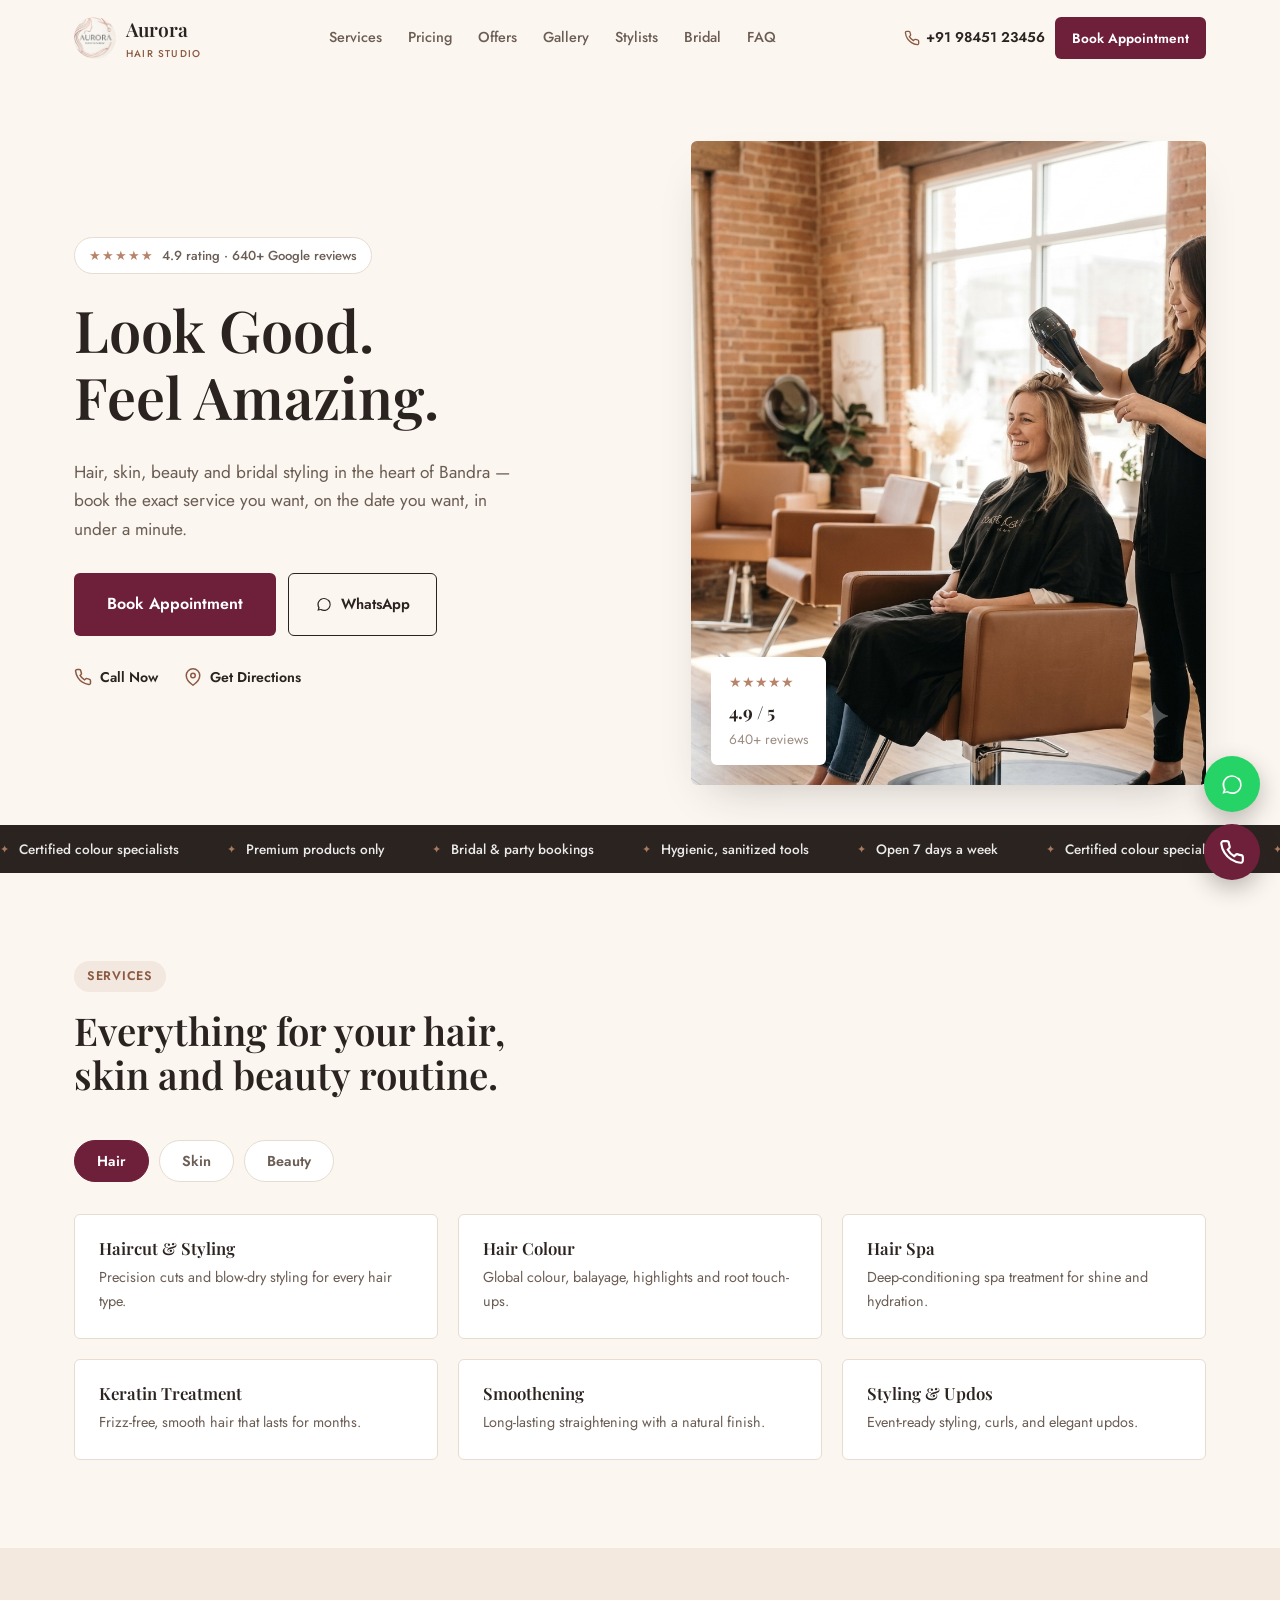
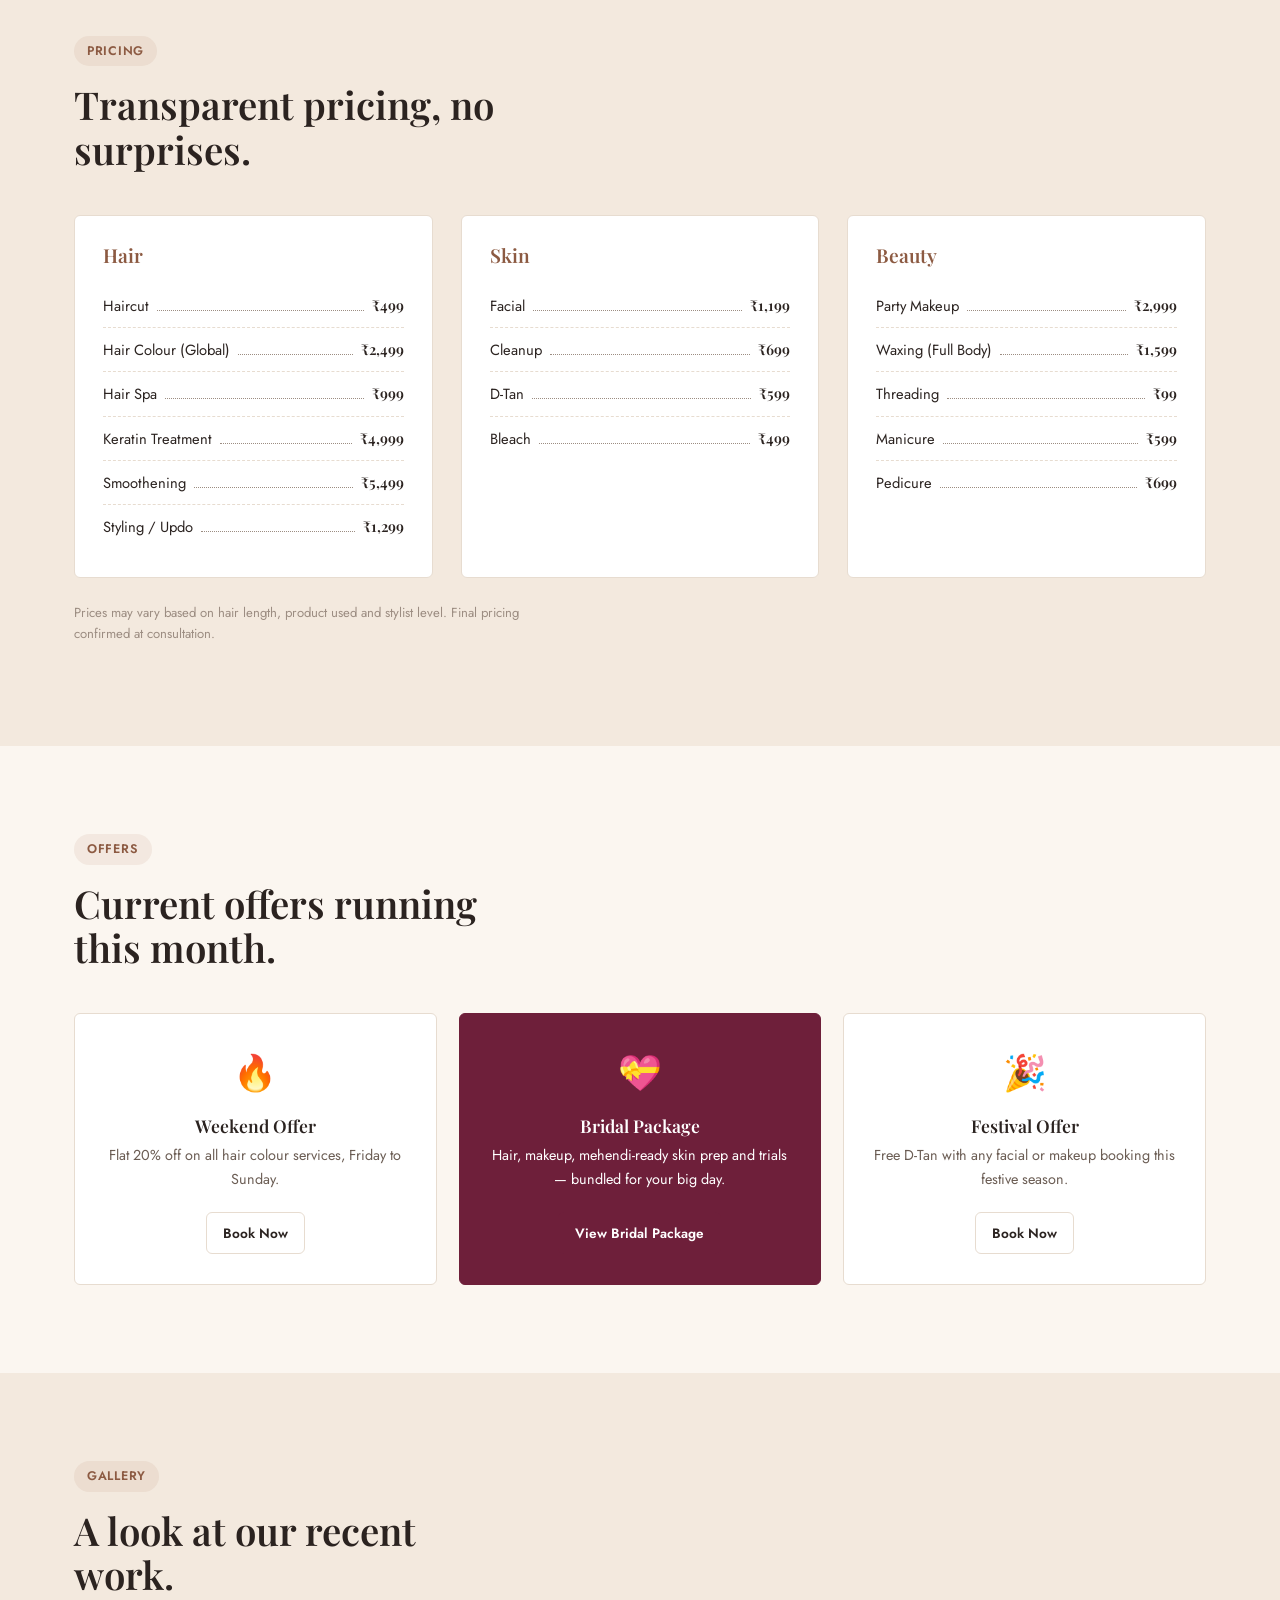
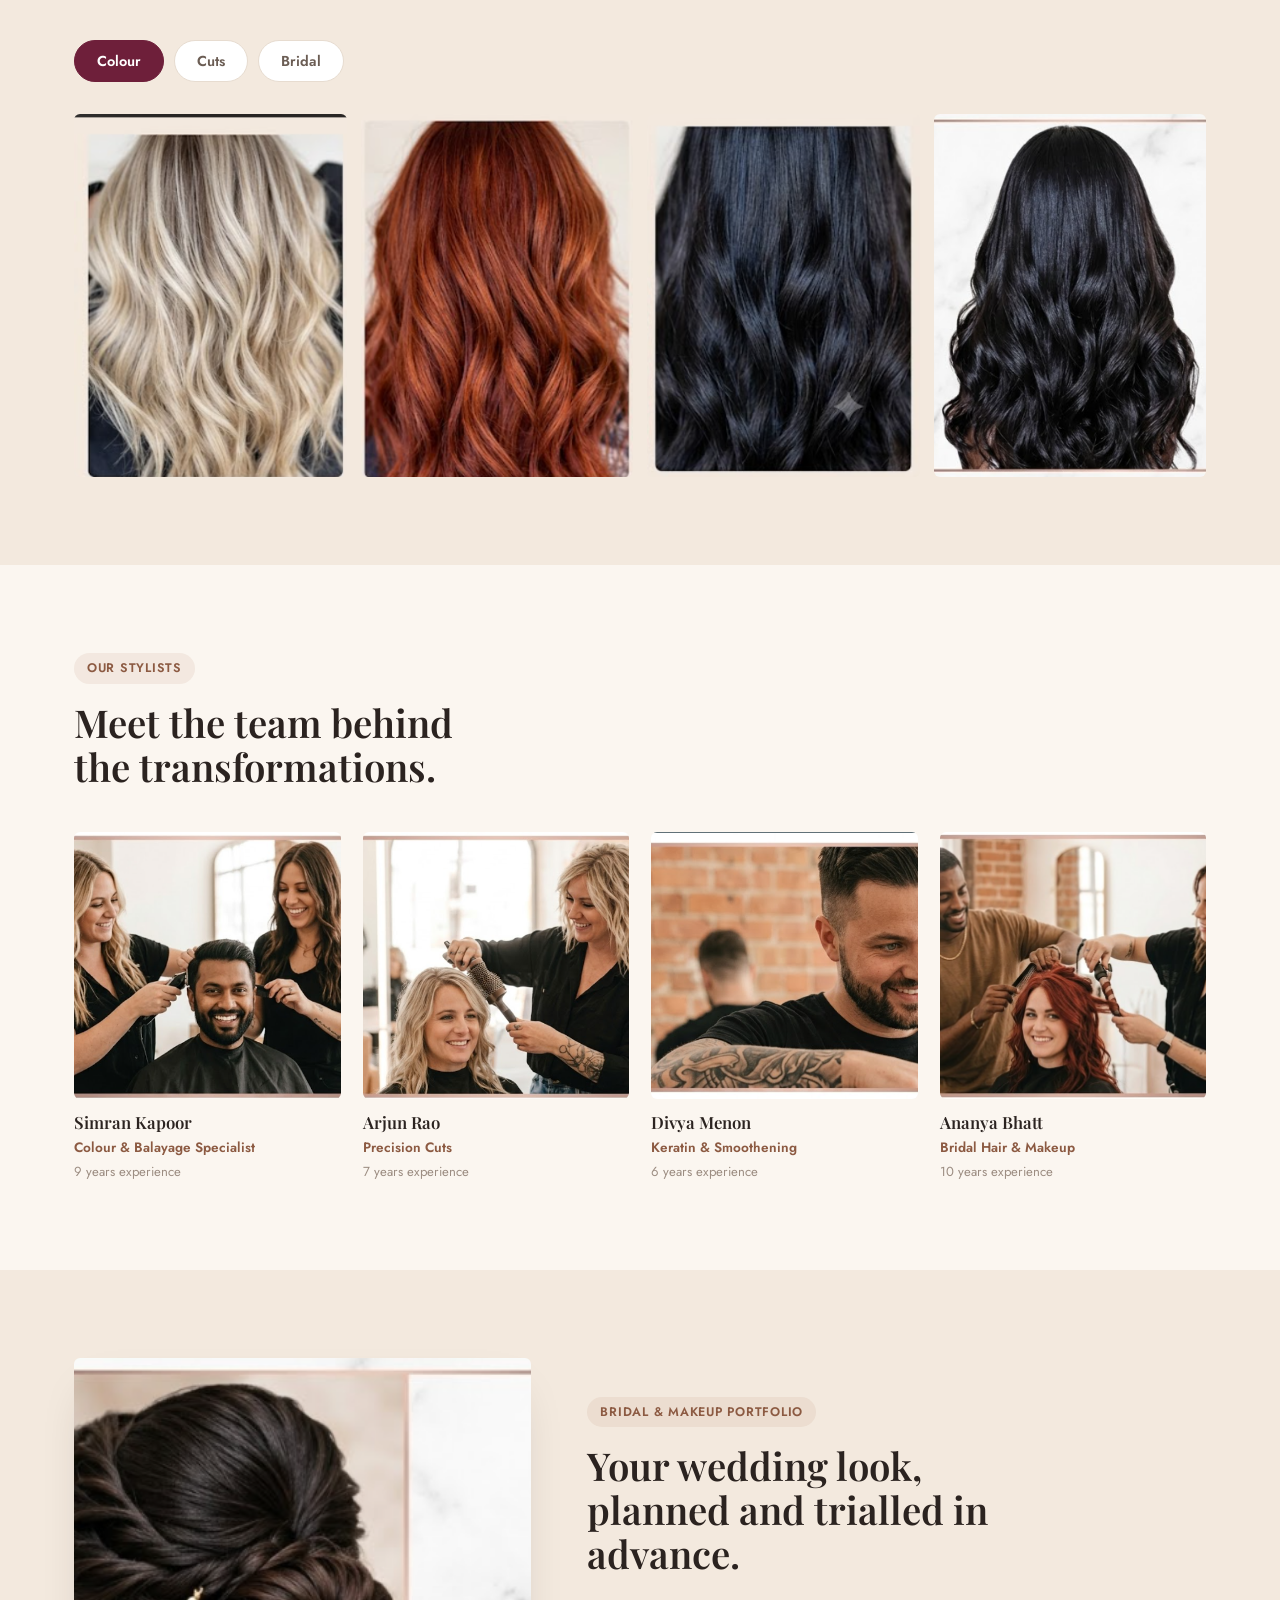
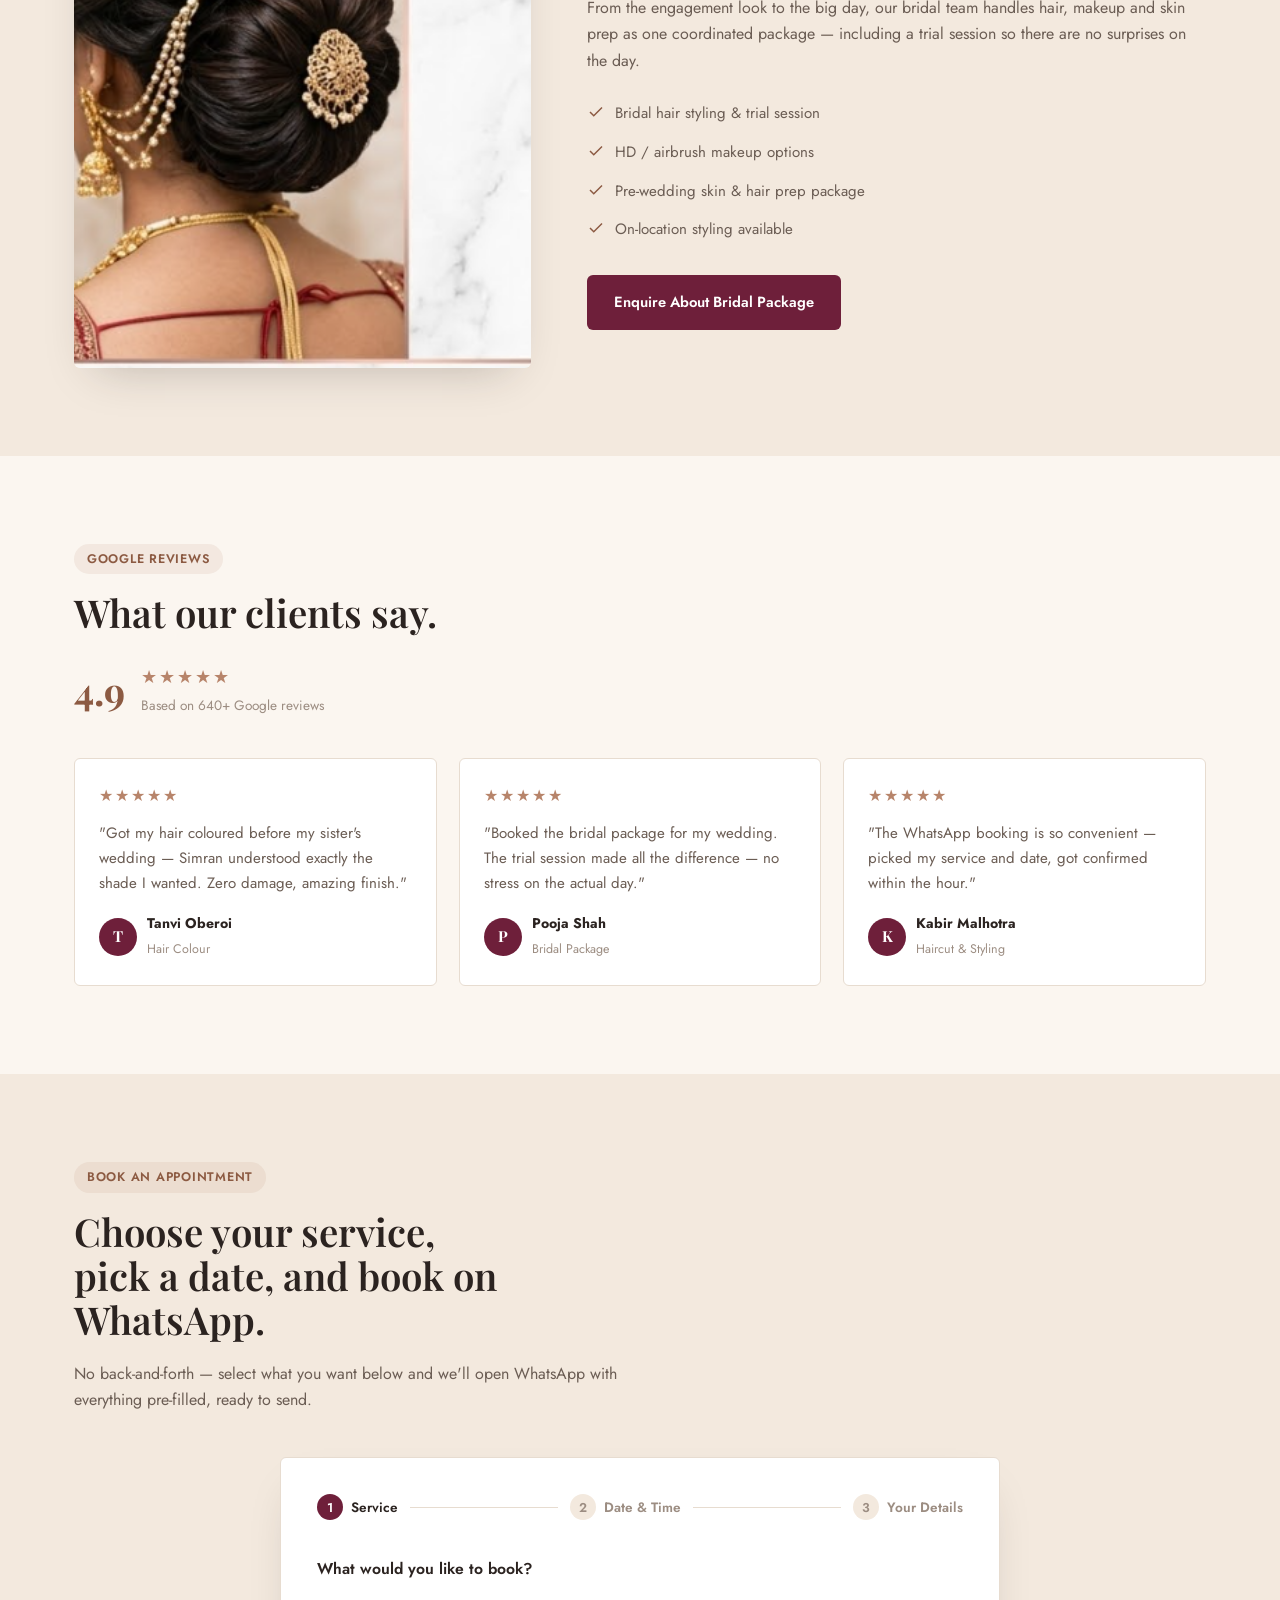
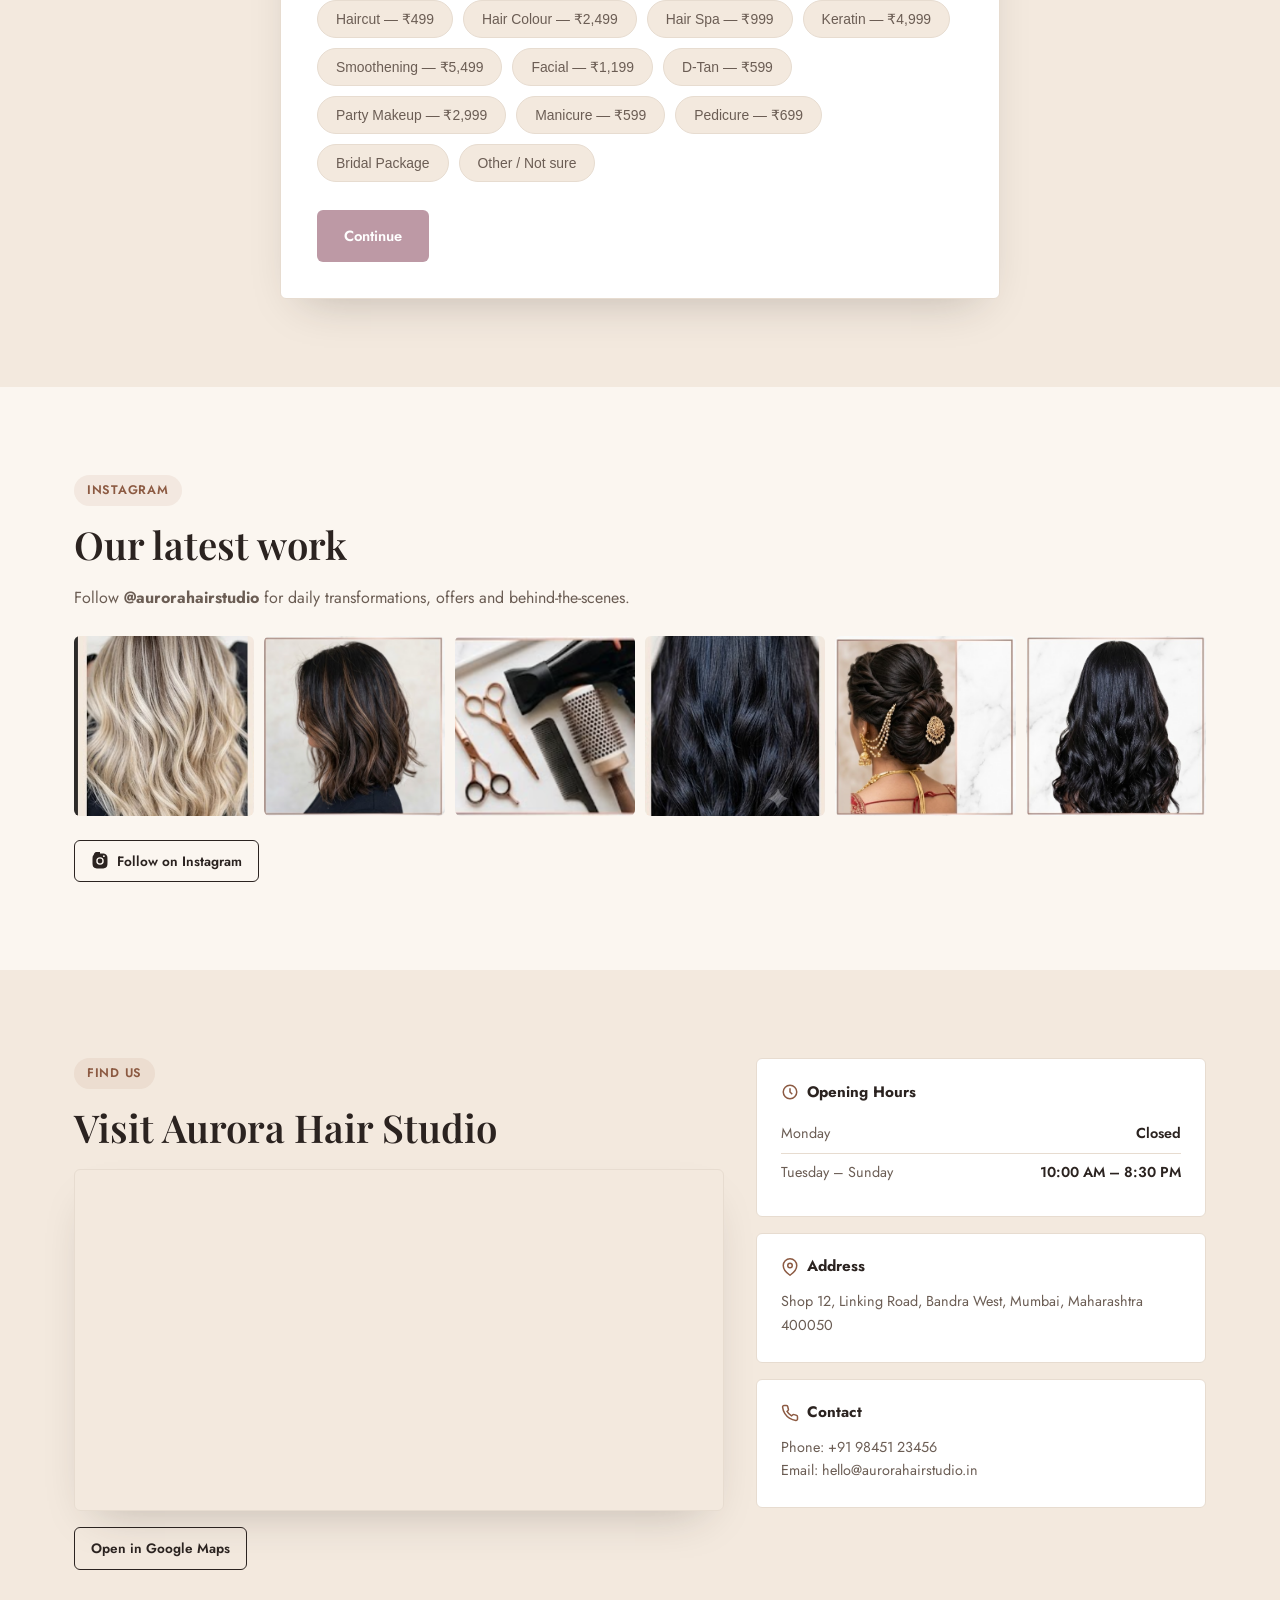
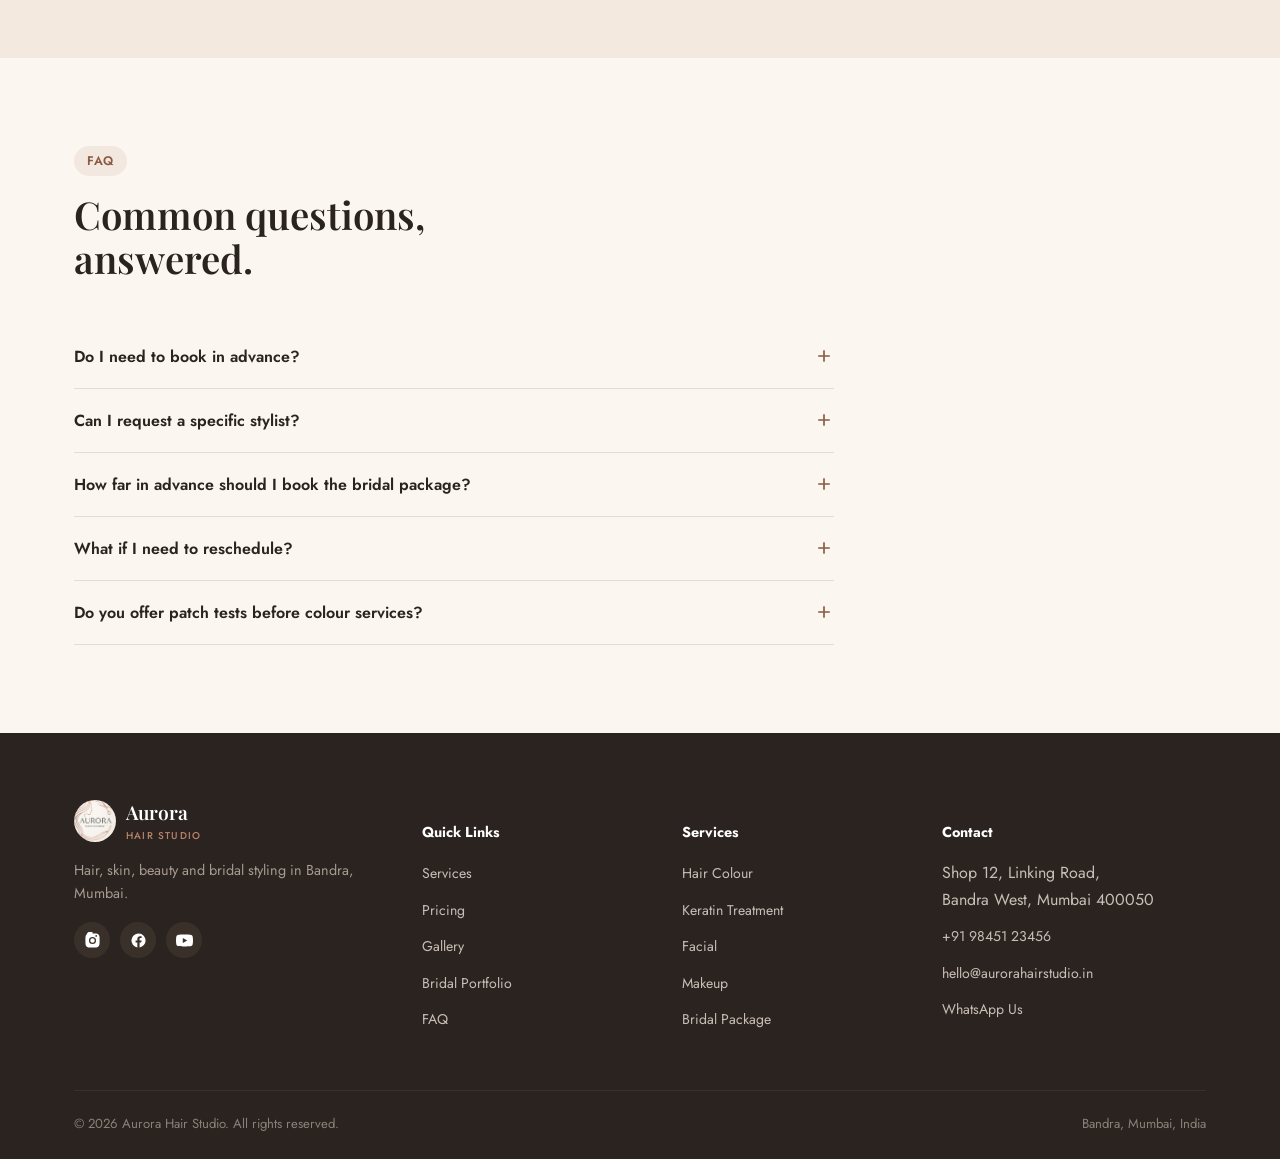
<file: projects/Salons/index.html>
<!DOCTYPE html>
<html lang="en">
<head>
<meta charset="UTF-8">
<meta name="viewport" content="width=device-width, initial-scale=1.0">
<title>Aurora Hair Studio — Look Good. Feel Amazing.</title>
<meta name="description" content="Aurora Hair Studio in Bandra, Mumbai — hair, skin, beauty and bridal services. Book your appointment online or on WhatsApp in seconds.">
<meta name="keywords" content="salon Bandra Mumbai, hair salon, hair colour, keratin treatment, bridal makeup Mumbai, facial, manicure pedicure">
<meta property="og:title" content="Aurora Hair Studio — Book Your Appointment">
<meta property="og:description" content="Hair, skin, beauty and bridal services. Pick a service, pick a date, book on WhatsApp.">
<link rel="icon" href="images/logo.png">
<link rel="preconnect" href="https://fonts.googleapis.com">
<link rel="preconnect" href="https://fonts.gstatic.com" crossorigin>
<link href="https://fonts.googleapis.com/css2?family=Playfair+Display:wght@500;600;700&family=Jost:wght@400;500;600;700&display=swap" rel="stylesheet">
<link rel="stylesheet" href="style.css">
</head>
<body>

<!-- HEADER -->
<header id="siteHeader">
  <div class="nav wrap">
    <a href="#top" class="brand">
      <img class="brand-mark" src="images/logo.png" alt="Aurora Hair Studio logo">
      <span class="brand-name">Aurora <span>Hair Studio</span></span>
    </a>
    <nav class="nav-links">
      <a href="#services">Services</a>
      <a href="#pricing">Pricing</a>
      <a href="#offers">Offers</a>
      <a href="#gallery">Gallery</a>
      <a href="#stylists">Stylists</a>
      <a href="#bridal">Bridal</a>
      <a href="#faq">FAQ</a>
    </nav>
    <div class="nav-cta">
      <a href="tel:+919845123456" class="nav-phone">
        <svg viewBox="0 0 24 24" fill="none" stroke="currentColor" stroke-width="2"><path d="M22 16.92v3a2 2 0 0 1-2.18 2 19.79 19.79 0 0 1-8.63-3.07 19.5 19.5 0 0 1-6-6 19.79 19.79 0 0 1-3.07-8.67A2 2 0 0 1 4.11 2h3a2 2 0 0 1 2 1.72c.127.96.361 1.903.7 2.81a2 2 0 0 1-.45 2.11L8.09 9.91a16 16 0 0 0 6 6l1.27-1.27a2 2 0 0 1 2.11-.45c.907.339 1.85.573 2.81.7A2 2 0 0 1 22 16.92z"/></svg>
        +91 98451 23456
      </a>
      <a href="#book" class="btn btn-wine btn-sm">Book Appointment</a>
      <button class="burger" id="burgerBtn" aria-label="Menu">
        <svg viewBox="0 0 24 24" fill="none" stroke="currentColor" stroke-width="2"><path d="M3 12h18M3 6h18M3 18h18"/></svg>
      </button>
    </div>
  </div>
  <div class="mobile-menu" id="mobileMenu">
    <a href="#services">Services</a>
    <a href="#pricing">Pricing</a>
    <a href="#offers">Offers</a>
    <a href="#gallery">Gallery</a>
    <a href="#stylists">Stylists</a>
    <a href="#bridal">Bridal Portfolio</a>
    <a href="#reviews">Reviews</a>
    <a href="#faq">FAQ</a>
    <a href="tel:+919845123456">📞 +91 98451 23456</a>
  </div>
</header>

<!-- HERO -->
<div id="top"></div>
<section class="hero">
  <div class="wrap hero-grid">
    <div class="reveal">
      <div class="hero-badge"><span class="stars">★★★★★</span> 4.9 rating · 640+ Google reviews</div>
      <h1>Look Good.<br>Feel Amazing.</h1>
      <p class="lead">Hair, skin, beauty and bridal styling in the heart of Bandra — book the exact service you want, on the date you want, in under a minute.</p>
      <div class="hero-ctas">
        <a href="#book" class="btn btn-wine btn-lg">Book Appointment</a>
        <a href="https://wa.me/919845123456?text=Hi%2C%20I%27d%20like%20to%20book%20an%20appointment%20at%20Aurora%20Hair%20Studio" class="btn btn-outline-dark">
          <svg viewBox="0 0 24 24" fill="currentColor"><path d="M17.6 6.32A8.86 8.86 0 0 0 12.05 4c-4.87 0-8.83 3.9-8.83 8.71 0 1.54.4 3.04 1.17 4.36L3.2 21l4.08-1.07a8.9 8.9 0 0 0 4.77 1.37c4.87 0 8.83-3.9 8.83-8.71a8.6 8.6 0 0 0-2.28-6.27zm-5.55 13.4a7.4 7.4 0 0 1-3.77-1.03l-.27-.16-2.42.63.65-2.35-.18-.24a7.24 7.24 0 0 1-1.14-3.9c0-4 3.26-7.26 7.27-7.26a7.24 7.24 0 0 1 5.15 2.13 7.16 7.16 0 0 1 2.12 5.1c0 4.01-3.26 7.08-7.41 7.08z"/></svg>
          WhatsApp
        </a>
      </div>
      <div class="hero-quick">
        <a href="tel:+919845123456" class="quick-link">
          <svg viewBox="0 0 24 24" fill="none" stroke="currentColor" stroke-width="2"><path d="M22 16.92v3a2 2 0 0 1-2.18 2 19.79 19.79 0 0 1-8.63-3.07 19.5 19.5 0 0 1-6-6 19.79 19.79 0 0 1-3.07-8.67A2 2 0 0 1 4.11 2h3a2 2 0 0 1 2 1.72c.127.96.361 1.903.7 2.81a2 2 0 0 1-.45 2.11L8.09 9.91a16 16 0 0 0 6 6l1.27-1.27a2 2 0 0 1 2.11-.45c.907.339 1.85.573 2.81.7A2 2 0 0 1 22 16.92z"/></svg>
          Call Now
        </a>
        <a href="https://www.google.com/maps/dir/?api=1&destination=Aurora+Hair+Studio+Bandra+Mumbai" class="quick-link">
          <svg viewBox="0 0 24 24" fill="none" stroke="currentColor" stroke-width="2"><path d="M21 10c0 7-9 13-9 13s-9-6-9-13a9 9 0 0 1 18 0z"/><circle cx="12" cy="10" r="3"/></svg>
          Get Directions
        </a>
      </div>
    </div>
    <div class="hero-photo reveal">
      <img src="images/hero-blowdry.png" alt="Stylist blow-drying a client's hair at Aurora Hair Studio">
      <div class="hero-float-card">
        <span class="stars">★★★★★</span>
        <strong>4.9 / 5</strong>
        <span class="muted">640+ reviews</span>
      </div>
    </div>
  </div>
</section>

<div class="trust-strip">
  <div class="track">
    <span>Certified colour specialists</span>
    <span>Premium products only</span>
    <span>Bridal &amp; party bookings</span>
    <span>Hygienic, sanitized tools</span>
    <span>Open 7 days a week</span>
    <span>Certified colour specialists</span>
    <span>Premium products only</span>
    <span>Bridal &amp; party bookings</span>
    <span>Hygienic, sanitized tools</span>
    <span>Open 7 days a week</span>
  </div>
</div>

<!-- SERVICES -->
<section id="services">
  <div class="wrap">
    <div class="section-head reveal">
      <span class="kicker">Services</span>
      <h2>Everything for your hair, skin and beauty routine.</h2>
    </div>
    <div class="services-tabs">
      <button class="tab-btn active" data-tab="hair">Hair</button>
      <button class="tab-btn" data-tab="skin">Skin</button>
      <button class="tab-btn" data-tab="beauty">Beauty</button>
    </div>
    <div class="services-panel active" data-panel="hair">
      <div class="service-grid">
        <div class="service-card"><h4>Haircut &amp; Styling</h4><p>Precision cuts and blow-dry styling for every hair type.</p></div>
        <div class="service-card"><h4>Hair Colour</h4><p>Global colour, balayage, highlights and root touch-ups.</p></div>
        <div class="service-card"><h4>Hair Spa</h4><p>Deep-conditioning spa treatment for shine and hydration.</p></div>
        <div class="service-card"><h4>Keratin Treatment</h4><p>Frizz-free, smooth hair that lasts for months.</p></div>
        <div class="service-card"><h4>Smoothening</h4><p>Long-lasting straightening with a natural finish.</p></div>
        <div class="service-card"><h4>Styling &amp; Updos</h4><p>Event-ready styling, curls, and elegant updos.</p></div>
      </div>
    </div>
    <div class="services-panel" data-panel="skin">
      <div class="service-grid">
        <div class="service-card"><h4>Facial</h4><p>Customised facials for glow, hydration and anti-ageing.</p></div>
        <div class="service-card"><h4>Cleanup</h4><p>Quick refresh treatment for everyday skin maintenance.</p></div>
        <div class="service-card"><h4>D-Tan</h4><p>Instant de-tanning treatment for face, neck and hands.</p></div>
        <div class="service-card"><h4>Bleach</h4><p>Even-toned, brighter skin with our gentle bleach service.</p></div>
      </div>
    </div>
    <div class="services-panel" data-panel="beauty">
      <div class="service-grid">
        <div class="service-card"><h4>Makeup</h4><p>Party, HD and bridal makeup by experienced artists.</p></div>
        <div class="service-card"><h4>Waxing</h4><p>Full body, half body and regular waxing services.</p></div>
        <div class="service-card"><h4>Threading</h4><p>Eyebrow, upper lip and full face threading.</p></div>
        <div class="service-card"><h4>Manicure</h4><p>Classic, gel and spa manicures for healthy hands.</p></div>
        <div class="service-card"><h4>Pedicure</h4><p>Relaxing spa pedicures with foot massage.</p></div>
      </div>
    </div>
  </div>
</section>

<!-- PRICING -->
<section id="pricing" class="section-alt">
  <div class="wrap">
    <div class="section-head reveal">
      <span class="kicker">Pricing</span>
      <h2>Transparent pricing, no surprises.</h2>
    </div>
    <div class="pricing-grid">
      <div class="pricing-col reveal">
        <h3>Hair</h3>
        <div class="price-row"><span>Haircut</span><span class="dots"></span><b>₹499</b></div>
        <div class="price-row"><span>Hair Colour (Global)</span><span class="dots"></span><b>₹2,499</b></div>
        <div class="price-row"><span>Hair Spa</span><span class="dots"></span><b>₹999</b></div>
        <div class="price-row"><span>Keratin Treatment</span><span class="dots"></span><b>₹4,999</b></div>
        <div class="price-row"><span>Smoothening</span><span class="dots"></span><b>₹5,499</b></div>
        <div class="price-row"><span>Styling / Updo</span><span class="dots"></span><b>₹1,299</b></div>
      </div>
      <div class="pricing-col reveal">
        <h3>Skin</h3>
        <div class="price-row"><span>Facial</span><span class="dots"></span><b>₹1,199</b></div>
        <div class="price-row"><span>Cleanup</span><span class="dots"></span><b>₹699</b></div>
        <div class="price-row"><span>D-Tan</span><span class="dots"></span><b>₹599</b></div>
        <div class="price-row"><span>Bleach</span><span class="dots"></span><b>₹499</b></div>
      </div>
      <div class="pricing-col reveal">
        <h3>Beauty</h3>
        <div class="price-row"><span>Party Makeup</span><span class="dots"></span><b>₹2,999</b></div>
        <div class="price-row"><span>Waxing (Full Body)</span><span class="dots"></span><b>₹1,599</b></div>
        <div class="price-row"><span>Threading</span><span class="dots"></span><b>₹99</b></div>
        <div class="price-row"><span>Manicure</span><span class="dots"></span><b>₹599</b></div>
        <div class="price-row"><span>Pedicure</span><span class="dots"></span><b>₹699</b></div>
      </div>
    </div>
    <p class="pricing-note">Prices may vary based on hair length, product used and stylist level. Final pricing confirmed at consultation.</p>
  </div>
</section>

<!-- OFFERS -->
<section id="offers">
  <div class="wrap">
    <div class="section-head reveal">
      <span class="kicker">Offers</span>
      <h2>Current offers running this month.</h2>
    </div>
    <div class="offers-grid">
      <div class="offer-card reveal">
        <span class="offer-emoji">🔥</span>
        <h4>Weekend Offer</h4>
        <p>Flat 20% off on all hair colour services, Friday to Sunday.</p>
        <a href="#book" class="btn btn-ghost-dark btn-sm">Book Now</a>
      </div>
      <div class="offer-card featured reveal">
        <span class="offer-emoji">💝</span>
        <h4>Bridal Package</h4>
        <p>Hair, makeup, mehendi-ready skin prep and trials — bundled for your big day.</p>
        <a href="#bridal" class="btn btn-wine btn-sm">View Bridal Package</a>
      </div>
      <div class="offer-card reveal">
        <span class="offer-emoji">🎉</span>
        <h4>Festival Offer</h4>
        <p>Free D-Tan with any facial or makeup booking this festive season.</p>
        <a href="#book" class="btn btn-ghost-dark btn-sm">Book Now</a>
      </div>
    </div>
  </div>
</section>

<!-- GALLERY -->
<section id="gallery" class="section-alt">
  <div class="wrap">
    <div class="section-head reveal">
      <span class="kicker">Gallery</span>
      <h2>A look at our recent work.</h2>
    </div>
    <div class="gallery-tabs">
      <button class="gtab-btn active" data-gtab="color">Colour</button>
      <button class="gtab-btn" data-gtab="cuts">Cuts</button>
      <button class="gtab-btn" data-gtab="bridal">Bridal</button>
    </div>
    <div class="gallery-panel active" data-gpanel="color">
      <div class="gallery-grid">
        <img src="images/gallery-blonde-1.png" alt="Blonde balayage hair colour result">
        <img src="images/gallery-blonde-3.png" alt="Soft blonde waves hair colour result">
        <img src="images/gallery-blonde-4.png" alt="Copper red hair colour result">
        <img src="images/gallery-dark-1.png" alt="Rich dark brunette hair colour">
      </div>
    </div>
    <div class="gallery-panel" data-gpanel="cuts">
      <div class="gallery-grid">
        <img src="images/gallery-blonde-2.png" alt="Short pixie haircut, back view">
        <img src="images/gallery-dark-2.png" alt="Short pixie haircut on dark hair">
        <img src="images/gallery-dark-3.png" alt="Textured lob haircut with highlights">
        <img src="images/gallery-blonde-1.png" alt="Long layered haircut with waves">
      </div>
    </div>
    <div class="gallery-panel" data-gpanel="bridal">
      <div class="gallery-grid">
        <img src="images/gallery-bridal-updo.png" alt="Elegant bridal hair updo with accessories">
        <img src="images/lifestyle-3.png" alt="Stylist finishing a client's blow-dry">
        <img src="images/lifestyle-4.png" alt="Stylists styling a client's hair for an event">
        <img src="images/lifestyle-1.png" alt="Two stylists working together on a client">
      </div>
    </div>
  </div>
</section>

<!-- STYLISTS -->
<section id="stylists">
  <div class="wrap">
    <div class="section-head reveal">
      <span class="kicker">Our Stylists</span>
      <h2>Meet the team behind the transformations.</h2>
    </div>
    <div class="stylist-grid">
      <div class="stylist-card reveal">
        <img src="images/lifestyle-3.png" alt="Stylist Simran Kapoor at work">
        <h4>Simran Kapoor</h4>
        <span class="spec">Colour &amp; Balayage Specialist</span>
        <span class="exp">9 years experience</span>
      </div>
      <div class="stylist-card reveal">
        <img src="images/lifestyle-2.png" alt="Stylist Arjun Rao at work">
        <h4>Arjun Rao</h4>
        <span class="spec">Precision Cuts</span>
        <span class="exp">7 years experience</span>
      </div>
      <div class="stylist-card reveal">
        <img src="images/lifestyle-1.png" alt="Stylist Divya Menon at work">
        <h4>Divya Menon</h4>
        <span class="spec">Keratin &amp; Smoothening</span>
        <span class="exp">6 years experience</span>
      </div>
      <div class="stylist-card reveal">
        <img src="images/lifestyle-4.png" alt="Stylist Ananya Bhatt at work">
        <h4>Ananya Bhatt</h4>
        <span class="spec">Bridal Hair &amp; Makeup</span>
        <span class="exp">10 years experience</span>
      </div>
    </div>
  </div>
</section>

<!-- BRIDAL PORTFOLIO -->
<section id="bridal" class="section-alt">
  <div class="wrap bridal-grid">
    <div class="bridal-photo reveal">
      <img src="images/gallery-bridal-updo.png" alt="Bridal hair updo portfolio piece">
    </div>
    <div class="reveal">
      <span class="kicker">Bridal &amp; Makeup Portfolio</span>
      <h2>Your wedding look, planned and trialled in advance.</h2>
      <p>From the engagement look to the big day, our bridal team handles hair, makeup and skin prep as one coordinated package — including a trial session so there are no surprises on the day.</p>
      <ul class="bridal-list">
        <li><svg viewBox="0 0 24 24" fill="none" stroke="currentColor" stroke-width="2"><path d="M20 6L9 17l-5-5"/></svg>Bridal hair styling &amp; trial session</li>
        <li><svg viewBox="0 0 24 24" fill="none" stroke="currentColor" stroke-width="2"><path d="M20 6L9 17l-5-5"/></svg>HD / airbrush makeup options</li>
        <li><svg viewBox="0 0 24 24" fill="none" stroke="currentColor" stroke-width="2"><path d="M20 6L9 17l-5-5"/></svg>Pre-wedding skin &amp; hair prep package</li>
        <li><svg viewBox="0 0 24 24" fill="none" stroke="currentColor" stroke-width="2"><path d="M20 6L9 17l-5-5"/></svg>On-location styling available</li>
      </ul>
      <a href="https://wa.me/919845123456?text=Hi%2C%20I%27d%20like%20to%20enquire%20about%20the%20Bridal%20Package" class="btn btn-wine">Enquire About Bridal Package</a>
    </div>
  </div>
</section>

<!-- REVIEWS -->
<section id="reviews">
  <div class="wrap">
    <div class="section-head reveal" style="margin-bottom:24px;">
      <span class="kicker">Google Reviews</span>
      <h2>What our clients say.</h2>
    </div>
    <div class="review-top reveal">
      <div class="review-score">4.9</div>
      <div>
        <div class="stars">★★★★★</div>
        <span class="muted">Based on 640+ Google reviews</span>
      </div>
    </div>
    <div class="review-grid">
      <div class="review-card reveal">
        <span class="stars">★★★★★</span>
        <p>"Got my hair coloured before my sister's wedding — Simran understood exactly the shade I wanted. Zero damage, amazing finish."</p>
        <div class="reviewer"><div class="reviewer-avatar">T</div><div><strong>Tanvi Oberoi</strong><span>Hair Colour</span></div></div>
      </div>
      <div class="review-card reveal">
        <span class="stars">★★★★★</span>
        <p>"Booked the bridal package for my wedding. The trial session made all the difference — no stress on the actual day."</p>
        <div class="reviewer"><div class="reviewer-avatar">P</div><div><strong>Pooja Shah</strong><span>Bridal Package</span></div></div>
      </div>
      <div class="review-card reveal">
        <span class="stars">★★★★★</span>
        <p>"The WhatsApp booking is so convenient — picked my service and date, got confirmed within the hour."</p>
        <div class="reviewer"><div class="reviewer-avatar">K</div><div><strong>Kabir Malhotra</strong><span>Haircut &amp; Styling</span></div></div>
      </div>
    </div>
  </div>
</section>

<!-- APPOINTMENT BOOKING — special service > date > WhatsApp flow -->
<section id="book" class="section-alt">
  <div class="wrap">
    <div class="section-head reveal">
      <span class="kicker">Book an Appointment</span>
      <h2>Choose your service, pick a date, and book on WhatsApp.</h2>
      <p>No back-and-forth — select what you want below and we'll open WhatsApp with everything pre-filled, ready to send.</p>
    </div>
    <div class="booking-flow reveal">
      <!-- Step indicator -->
      <div class="flow-steps">
        <div class="flow-step active" data-step-indicator="1"><span>1</span>Service</div>
        <div class="flow-line"></div>
        <div class="flow-step" data-step-indicator="2"><span>2</span>Date &amp; Time</div>
        <div class="flow-line"></div>
        <div class="flow-step" data-step-indicator="3"><span>3</span>Your Details</div>
      </div>

      <!-- Step 1: service chips -->
      <div class="flow-panel active" data-step="1">
        <p class="flow-label">What would you like to book?</p>
        <div class="service-chips">
          <button class="chip" data-service="Haircut">Haircut — ₹499</button>
          <button class="chip" data-service="Hair Colour">Hair Colour — ₹2,499</button>
          <button class="chip" data-service="Hair Spa">Hair Spa — ₹999</button>
          <button class="chip" data-service="Keratin Treatment">Keratin — ₹4,999</button>
          <button class="chip" data-service="Smoothening">Smoothening — ₹5,499</button>
          <button class="chip" data-service="Facial">Facial — ₹1,199</button>
          <button class="chip" data-service="D-Tan">D-Tan — ₹599</button>
          <button class="chip" data-service="Party Makeup">Party Makeup — ₹2,999</button>
          <button class="chip" data-service="Manicure">Manicure — ₹599</button>
          <button class="chip" data-service="Pedicure">Pedicure — ₹699</button>
          <button class="chip" data-service="Bridal Package">Bridal Package</button>
          <button class="chip" data-service="Other / Not sure">Other / Not sure</button>
        </div>
        <button class="btn btn-wine flow-next" data-next="2" disabled>Continue</button>
      </div>

      <!-- Step 2: date + time -->
      <div class="flow-panel" data-step="2">
        <p class="flow-label">Selected service: <strong id="selectedServiceLabel">—</strong></p>
        <div class="form-row">
          <div class="field">
            <label for="bdate">Preferred date</label>
            <input type="date" id="bdate" required>
          </div>
          <div class="field">
            <label for="btime">Preferred time</label>
            <input type="time" id="btime" required>
          </div>
        </div>
        <div class="flow-btn-row">
          <button class="btn btn-ghost-dark flow-back" data-back="1">Back</button>
          <button class="btn btn-wine flow-next" data-next="3" id="dateNextBtn" disabled>Continue</button>
        </div>
      </div>

      <!-- Step 3: details + submit -->
      <div class="flow-panel" data-step="3">
        <p class="flow-label">Almost done — just your details.</p>
        <div class="form-row">
          <div class="field">
            <label for="bname">Full name</label>
            <input type="text" id="bname" placeholder="Your name" required>
          </div>
          <div class="field">
            <label for="bphone">Phone number</label>
            <input type="tel" id="bphone" placeholder="+91 90000 00000" required>
          </div>
        </div>
        <div class="field">
          <label for="bemail">Email (optional)</label>
          <input type="email" id="bemail" placeholder="you@example.com">
        </div>
        <div class="flow-btn-row">
          <button class="btn btn-ghost-dark flow-back" data-back="2">Back</button>
          <button class="btn btn-wine" id="bookSubmitBtn">
            <svg viewBox="0 0 24 24" fill="currentColor" width="18" height="18"><path d="M17.6 6.32A8.86 8.86 0 0 0 12.05 4c-4.87 0-8.83 3.9-8.83 8.71 0 1.54.4 3.04 1.17 4.36L3.2 21l4.08-1.07a8.9 8.9 0 0 0 4.77 1.37c4.87 0 8.83-3.9 8.83-8.71a8.6 8.6 0 0 0-2.28-6.27z"/></svg>
            Confirm on WhatsApp
          </button>
        </div>
        <div class="form-msg" id="formMsg">Thanks! We've opened WhatsApp with your booking details — hit send there to confirm, and our team will also get your request by email.</div>
      </div>
    </div>
  </div>
</section>

<!-- INSTAGRAM -->
<section id="instagram">
  <div class="wrap">
    <div class="section-head reveal" style="margin-bottom:24px;">
      <span class="kicker">Instagram</span>
      <h2>Our latest work</h2>
      <p>Follow <strong>@aurorahairstudio</strong> for daily transformations, offers and behind-the-scenes.</p>
    </div>
    <div class="insta-grid reveal">
      <a href="#" class="insta-item"><img src="images/gallery-blonde-1.png" alt="Instagram post — blonde balayage"></a>
      <a href="#" class="insta-item"><img src="images/gallery-dark-3.png" alt="Instagram post — textured lob"></a>
      <a href="#" class="insta-item"><img src="images/equipment.png" alt="Instagram post — styling tools"></a>
      <a href="#" class="insta-item"><img src="images/gallery-blonde-4.png" alt="Instagram post — copper red hair"></a>
      <a href="#" class="insta-item"><img src="images/gallery-bridal-updo.png" alt="Instagram post — bridal updo"></a>
      <a href="#" class="insta-item"><img src="images/gallery-dark-1.png" alt="Instagram post — dark waves"></a>
    </div>
    <a href="#" class="btn btn-outline-dark btn-sm" style="margin-top:24px;">
      <svg viewBox="0 0 24 24" fill="currentColor" width="18" height="18"><path d="M12 2c2.7 0 3.06.01 4.12.06 1.06.05 1.79.22 2.43.47.66.26 1.22.6 1.77 1.15.55.55.9 1.11 1.15 1.77.25.64.42 1.37.47 2.43.05 1.06.06 1.42.06 4.12s-.01 3.06-.06 4.12c-.05 1.06-.22 1.79-.47 2.43a4.9 4.9 0 0 1-1.15 1.77 4.9 4.9 0 0 1-1.77 1.15c-.64.25-1.37.42-2.43.47-1.06.05-1.42.06-4.12.06s-3.06-.01-4.12-.06c-1.06-.05-1.79-.22-2.43-.47a4.9 4.9 0 0 1-1.77-1.15 4.9 4.9 0 0 1-1.15-1.77c-.25-.64-.42-1.37-.47-2.43C2.01 15.06 2 14.7 2 12s.01-3.06.06-4.12c.05-1.06.22-1.79.47-2.43.26-.66.6-1.22 1.15-1.77A4.9 4.9 0 0 1 5.45.53C6.09.28 6.82.11 7.88.06 8.94.01 9.3 0 12 0zm0 5a5 5 0 1 0 0 10 5 5 0 0 0 0-10zm0 8.2a3.2 3.2 0 1 1 0-6.4 3.2 3.2 0 0 1 0 6.4zm5.2-8.4a1.2 1.2 0 1 0 0-2.4 1.2 1.2 0 0 0 0 2.4z"/></svg>
      Follow on Instagram
    </a>
  </div>
</section>

<!-- MAP + HOURS -->
<section class="section-alt">
  <div class="wrap map-section-grid">
    <div class="reveal">
      <span class="kicker">Find Us</span>
      <h2>Visit Aurora Hair Studio</h2>
      <div class="map-embed">
        <iframe src="https://www.google.com/maps?q=Bandra%2C%20Mumbai&output=embed" loading="lazy" referrerpolicy="no-referrer-when-downgrade" title="Aurora Hair Studio location"></iframe>
      </div>
      <a href="https://www.google.com/maps/dir/?api=1&destination=Aurora+Hair+Studio+Bandra+Mumbai" class="btn btn-outline-dark btn-sm" style="margin-top:16px;">Open in Google Maps</a>
    </div>
    <div class="reveal">
      <div class="info-card">
        <h4><svg viewBox="0 0 24 24" fill="none" stroke="currentColor" stroke-width="2"><circle cx="12" cy="12" r="9"/><path d="M12 7v5l3 3"/></svg>Opening Hours</h4>
        <div class="hours-row"><span>Monday</span><span>Closed</span></div>
        <div class="hours-row"><span>Tuesday – Sunday</span><span>10:00 AM – 8:30 PM</span></div>
      </div>
      <div class="info-card">
        <h4><svg viewBox="0 0 24 24" fill="none" stroke="currentColor" stroke-width="2"><path d="M21 10c0 7-9 13-9 13s-9-6-9-13a9 9 0 0 1 18 0z"/><circle cx="12" cy="10" r="3"/></svg>Address</h4>
        <p>Shop 12, Linking Road, Bandra West, Mumbai, Maharashtra 400050</p>
      </div>
      <div class="info-card" style="margin-bottom:0;">
        <h4><svg viewBox="0 0 24 24" fill="none" stroke="currentColor" stroke-width="2"><path d="M22 16.92v3a2 2 0 0 1-2.18 2 19.79 19.79 0 0 1-8.63-3.07 19.5 19.5 0 0 1-6-6 19.79 19.79 0 0 1-3.07-8.67A2 2 0 0 1 4.11 2h3a2 2 0 0 1 2 1.72c.127.96.361 1.903.7 2.81a2 2 0 0 1-.45 2.11L8.09 9.91a16 16 0 0 0 6 6l1.27-1.27a2 2 0 0 1 2.11-.45c.907.339 1.85.573 2.81.7A2 2 0 0 1 22 16.92z"/></svg>Contact</h4>
        <p>Phone: +91 98451 23456<br>Email: hello@aurorahairstudio.in</p>
      </div>
    </div>
  </div>
</section>

<!-- FAQ -->
<section id="faq">
  <div class="wrap">
    <div class="section-head reveal">
      <span class="kicker">FAQ</span>
      <h2>Common questions, answered.</h2>
    </div>
    <div class="faq-list">
      <div class="faq-item">
        <button class="faq-q">Do I need to book in advance?<svg viewBox="0 0 24 24" fill="none" stroke="currentColor" stroke-width="2"><path d="M12 5v14M5 12h14"/></svg></button>
        <div class="faq-a"><p>Walk-ins are welcome, but we recommend booking at least a day in advance for colour, keratin or bridal services to guarantee your preferred stylist and slot.</p></div>
      </div>
      <div class="faq-item">
        <button class="faq-q">Can I request a specific stylist?<svg viewBox="0 0 24 24" fill="none" stroke="currentColor" stroke-width="2"><path d="M12 5v14M5 12h14"/></svg></button>
        <div class="faq-a"><p>Yes — mention your preferred stylist when booking on WhatsApp or in the form, and we'll do our best to schedule you with them.</p></div>
      </div>
      <div class="faq-item">
        <button class="faq-q">How far in advance should I book the bridal package?<svg viewBox="0 0 24 24" fill="none" stroke="currentColor" stroke-width="2"><path d="M12 5v14M5 12h14"/></svg></button>
        <div class="faq-a"><p>We recommend booking 2–3 months ahead, especially in wedding season, so we can schedule your trial session with enough time before the big day.</p></div>
      </div>
      <div class="faq-item">
        <button class="faq-q">What if I need to reschedule?<svg viewBox="0 0 24 24" fill="none" stroke="currentColor" stroke-width="2"><path d="M12 5v14M5 12h14"/></svg></button>
        <div class="faq-a"><p>Message us on WhatsApp at least 4 hours before your slot and we'll happily move your appointment to another time.</p></div>
      </div>
      <div class="faq-item">
        <button class="faq-q">Do you offer patch tests before colour services?<svg viewBox="0 0 24 24" fill="none" stroke="currentColor" stroke-width="2"><path d="M12 5v14M5 12h14"/></svg></button>
        <div class="faq-a"><p>Yes, we recommend a patch test 48 hours before any colour or keratin service, especially if you have sensitive skin or allergies.</p></div>
      </div>
    </div>
  </div>
</section>

<!-- FOOTER -->
<footer>
  <div class="wrap">
    <div class="footer-grid">
      <div class="footer-brand">
        <a href="#top" class="brand">
          <img class="brand-mark" src="images/logo.png" alt="Aurora Hair Studio logo">
          <span class="brand-name">Aurora <span>Hair Studio</span></span>
        </a>
        <p>Hair, skin, beauty and bridal styling in Bandra, Mumbai.</p>
        <div class="footer-social">
          <a href="#" aria-label="Instagram"><svg viewBox="0 0 24 24" fill="currentColor"><path d="M12 2c2.7 0 3.06.01 4.12.06 1.06.05 1.79.22 2.43.47.66.26 1.22.6 1.77 1.15.55.55.9 1.11 1.15 1.77.25.64.42 1.37.47 2.43.05 1.06.06 1.42.06 4.12s-.01 3.06-.06 4.12c-.05 1.06-.22 1.79-.47 2.43a4.9 4.9 0 0 1-1.15 1.77 4.9 4.9 0 0 1-1.77 1.15c-.64.25-1.37.42-2.43.47-1.06.05-1.42.06-4.12.06s-3.06-.01-4.12-.06c-1.06-.05-1.79-.22-2.43-.47a4.9 4.9 0 0 1-1.77-1.15 4.9 4.9 0 0 1-1.15-1.77c-.25-.64-.42-1.37-.47-2.43C2.01 15.06 2 14.7 2 12s.01-3.06.06-4.12c.05-1.06.22-1.79.47-2.43.26-.66.6-1.22 1.15-1.77A4.9 4.9 0 0 1 5.45.53C6.09.28 6.82.11 7.88.06 8.94.01 9.3 0 12 0zm0 5a5 5 0 1 0 0 10 5 5 0 0 0 0-10zm0 8.2a3.2 3.2 0 1 1 0-6.4 3.2 3.2 0 0 1 0 6.4zm5.2-8.4a1.2 1.2 0 1 0 0-2.4 1.2 1.2 0 0 0 0 2.4z"/></svg></a>
          <a href="#" aria-label="Facebook"><svg viewBox="0 0 24 24" fill="currentColor"><path d="M22 12a10 10 0 1 0-11.6 9.9v-7H7.9V12h2.5V9.8c0-2.5 1.5-3.9 3.8-3.9 1.1 0 2.2.2 2.2.2v2.4h-1.3c-1.2 0-1.6.8-1.6 1.6V12h2.8l-.4 2.9h-2.4v7A10 10 0 0 0 22 12z"/></svg></a>
          <a href="#" aria-label="YouTube"><svg viewBox="0 0 24 24" fill="currentColor"><path d="M23.5 6.2a3 3 0 0 0-2.1-2.1C19.5 3.5 12 3.5 12 3.5s-7.5 0-9.4.6A3 3 0 0 0 .5 6.2 31 31 0 0 0 0 12a31 31 0 0 0 .5 5.8 3 3 0 0 0 2.1 2.1c1.9.6 9.4.6 9.4.6s7.5 0 9.4-.6a3 3 0 0 0 2.1-2.1A31 31 0 0 0 24 12a31 31 0 0 0-.5-5.8zM9.6 15.5V8.5l6.3 3.5-6.3 3.5z"/></svg></a>
        </div>
      </div>
      <div class="footer-col">
        <h5>Quick Links</h5>
        <ul>
          <li><a href="#services">Services</a></li>
          <li><a href="#pricing">Pricing</a></li>
          <li><a href="#gallery">Gallery</a></li>
          <li><a href="#bridal">Bridal Portfolio</a></li>
          <li><a href="#faq">FAQ</a></li>
        </ul>
      </div>
      <div class="footer-col">
        <h5>Services</h5>
        <ul>
          <li><a href="#services">Hair Colour</a></li>
          <li><a href="#services">Keratin Treatment</a></li>
          <li><a href="#services">Facial</a></li>
          <li><a href="#services">Makeup</a></li>
          <li><a href="#bridal">Bridal Package</a></li>
        </ul>
      </div>
      <div class="footer-col">
        <h5>Contact</h5>
        <ul>
          <li>Shop 12, Linking Road,<br>Bandra West, Mumbai 400050</li>
          <li><a href="tel:+919845123456">+91 98451 23456</a></li>
          <li><a href="mailto:hello@aurorahairstudio.in">hello@aurorahairstudio.in</a></li>
          <li><a href="https://wa.me/919845123456">WhatsApp Us</a></li>
        </ul>
      </div>
    </div>
    <div class="footer-bottom">
      <span>© 2026 Aurora Hair Studio. All rights reserved.</span>
      <span>Bandra, Mumbai, India</span>
    </div>
  </div>
</footer>

<!-- FLOATING BUTTONS -->
<div class="float-btns">
  <a href="https://wa.me/919845123456?text=Hi%2C%20I%27d%20like%20to%20book%20an%20appointment%20at%20Aurora%20Hair%20Studio" class="float-btn wa" aria-label="WhatsApp">
    <svg viewBox="0 0 24 24" fill="currentColor"><path d="M17.6 6.32A8.86 8.86 0 0 0 12.05 4c-4.87 0-8.83 3.9-8.83 8.71 0 1.54.4 3.04 1.17 4.36L3.2 21l4.08-1.07a8.9 8.9 0 0 0 4.77 1.37c4.87 0 8.83-3.9 8.83-8.71a8.6 8.6 0 0 0-2.28-6.27zm-5.55 13.4a7.4 7.4 0 0 1-3.77-1.03l-.27-.16-2.42.63.65-2.35-.18-.24a7.24 7.24 0 0 1-1.14-3.9c0-4 3.26-7.26 7.27-7.26a7.24 7.24 0 0 1 5.15 2.13 7.16 7.16 0 0 1 2.12 5.1c0 4.01-3.26 7.08-7.41 7.08z"/></svg>
  </a>
  <a href="tel:+919845123456" class="float-btn call" aria-label="Call now">
    <svg viewBox="0 0 24 24" fill="none" stroke="currentColor" stroke-width="2"><path d="M22 16.92v3a2 2 0 0 1-2.18 2 19.79 19.79 0 0 1-8.63-3.07 19.5 19.5 0 0 1-6-6 19.79 19.79 0 0 1-3.07-8.67A2 2 0 0 1 4.11 2h3a2 2 0 0 1 2 1.72c.127.96.361 1.903.7 2.81a2 2 0 0 1-.45 2.11L8.09 9.91a16 16 0 0 0 6 6l1.27-1.27a2 2 0 0 1 2.11-.45c.907.339 1.85.573 2.81.7A2 2 0 0 1 22 16.92z"/></svg>
  </a>
</div>

<script src="script.js"></script>
</body>
</html>
</file>
<file: style.css>
/* =========================================================
   TechWithMe — design tokens
   Palette: deep navy ink, cool off-white, brand teal, warm coral accent.
   Type: Outfit (display) + Inter (body).
   ========================================================= */
:root{
  --ink:        #0F2436;
  --ink-soft:   #33495A;
  --bg:         #F5F9FA;
  --surface:    #FFFFFF;
  --teal:       #1C7A94;
  --teal-light: #37B6C4;
  --accent:     #FF7A45;
  --accent-dark:#E5602C;
  --muted:      #5A6B75;
  --border:     #DCE6E9;
  --whatsapp:   #25D366;

  --font-display: "Outfit", "Segoe UI", sans-serif;
  --font-body:    "Inter", "Segoe UI", sans-serif;

  --radius-s: 8px;
  --radius-m: 16px;
  --shadow-card: 0 1px 2px rgba(15,36,54,0.06), 0 1px 0 rgba(15,36,54,0.04);
  --wrap: 1180px;
}

*, *::before, *::after{ box-sizing: border-box; }
html{ scroll-behavior: smooth; }
@media (prefers-reduced-motion: reduce){
  html{ scroll-behavior: auto; }
  *{ animation-duration: 0.01ms !important; transition-duration: 0.01ms !important; }
}

body{
  margin:0;
  font-family: var(--font-body);
  color: var(--ink);
  background: var(--bg);
  line-height: 1.6;
  -webkit-font-smoothing: antialiased;
}

img{ max-width: 100%; display:block; }
h1,h2,h3,h4{ font-family: var(--font-display); line-height: 1.15; margin: 0 0 .45em; font-weight: 700; color: var(--ink); }
p{ margin: 0 0 1em; color: var(--ink-soft); }
a{ color: var(--teal); text-decoration: none; }
ul{ margin:0; padding:0; list-style:none; }
button{ font-family: inherit; cursor:pointer; }
:focus-visible{ outline: 3px solid var(--accent); outline-offset: 2px; }

.wrap{ max-width: var(--wrap); margin: 0 auto; padding: 0 24px; }
.section{ padding: 90px 0; }
.section-tint{ background: #EBF2F3; }
.section-dark{ background: var(--ink); color: #DCE6E9; }
.section-dark p{ color: #AFC2CC; }
.center{ text-align: center; }
.light{ color: #fff; }

.eyebrow{ font-weight: 700; letter-spacing: .04em; text-transform: uppercase; font-size: .82rem; color: var(--teal); margin-bottom: .5em; display:block; }
.eyebrow-light{ color: var(--teal-light); }
.lead{ max-width: 620px; color: var(--muted); font-size: 1.06rem; }
h2.center + .lead, p.eyebrow.center + h2 + .lead{ margin-left:auto; margin-right:auto; }
.section > .wrap > .lead.center, .section .lead.center{ margin-left:auto; margin-right:auto; }

/* ---------- Buttons ---------- */
.btn{
  display:inline-flex; align-items:center; justify-content:center; gap:8px;
  padding: 13px 24px; border-radius: 30px;
  font-family: var(--font-display); font-weight: 600; font-size: .94rem;
  border: 2px solid transparent; transition: transform .15s ease, background .15s ease, border-color .15s ease, color .15s ease;
  white-space: nowrap;
}
.btn:hover{ transform: translateY(-1px); }
.btn-primary{ background: var(--accent); color: #fff; }
.btn-primary:hover{ background: var(--accent-dark); }
.btn-outline{ background: transparent; border-color: var(--ink); color: var(--ink); }
.btn-outline:hover{ background: var(--ink); color: #fff; }
.btn-whatsapp{ background: var(--whatsapp); color: #fff; }
.btn-whatsapp:hover{ background: #1FB855; }
.btn-small{ padding: 10px 18px; font-size: .85rem; }
.btn-lg{ padding: 16px 30px; font-size: 1.02rem; }
.btn-disabled{ opacity: .5; cursor: not-allowed; pointer-events: none; }

/* ---------- Header ---------- */
.site-header{
  position: sticky; top:0; z-index: 50;
  background: rgba(245,249,250,0.94); backdrop-filter: blur(8px);
  border-bottom: 1px solid var(--border);
}
.header-inner{ display:flex; align-items:center; justify-content:space-between; gap: 20px; padding: 10px 24px; }
.brand{ display:flex; align-items:center; gap:10px; color: var(--ink); }
.brand-mark{ height: 44px; width:auto; }
.brand-name{ font-family: var(--font-display); font-weight: 700; font-size: 1.15rem; color: var(--ink); }
.brand-name em{ font-style: normal; color: var(--teal); }

.main-nav{ display:flex; gap: 22px; flex-wrap: wrap; }
.main-nav a{ color: var(--ink-soft); font-size: .93rem; font-weight: 600; }
.main-nav a:hover{ color: var(--teal); }

.header-actions{ display:flex; align-items:center; gap: 16px; }
.icon-link{ display:flex; align-items:center; gap:7px; color: var(--ink); font-weight: 700; font-size: .88rem; }
.icon-link svg{ color: var(--teal); }

.nav-toggle{ display:none; flex-direction:column; gap:5px; background:none; border:none; padding: 6px; }
.nav-toggle span{ width: 22px; height: 2px; background: var(--ink); border-radius: 2px; }

/* ---------- Hero ---------- */
.hero{ position: relative; padding: 78px 0 70px; overflow: hidden; }
.hero-bg{ position:absolute; inset:0; z-index:0; }
.hero-bg svg{ width:100%; height:100%; }
.hero-inner{ position:relative; z-index:1; max-width: 760px; }
.hero-eyebrow{ font-weight: 700; color: var(--teal); font-size: .92rem; margin-bottom: 16px; }
.hero h1{ font-size: clamp(2.2rem, 4.6vw, 3.4rem); letter-spacing: -0.01em; }
.hero-sub{ font-size: 1.14rem; max-width: 560px; color: var(--ink-soft); }
.hero-ctas{ display:flex; flex-wrap:wrap; gap: 14px; margin: 28px 0 22px; }
.hero-trust{ color: var(--muted); font-size: .9rem; }

/* ---------- Dot divider (signature motif, echoes logo's network dots) ---------- */
.dot-divider{
  height: 32px; background-image: radial-gradient(var(--teal) 1.6px, transparent 1.6px);
  background-size: 16px 16px; background-position: center;
  opacity: 0.45;
}

/* ---------- What we do ---------- */
.what-grid{ display:grid; grid-template-columns: 1.1fr .9fr; gap: 56px; align-items:start; }
.check-list{ display:flex; flex-direction:column; gap: 12px; }
.check-list li{ position:relative; padding-left: 30px; font-size: .96rem; color: var(--ink-soft); }
.check-list li::before{
  content:"✓"; position:absolute; left:0; top:0; width:20px; height:20px; border-radius:50%;
  background: var(--teal); color:#fff; font-size:.72rem; display:flex; align-items:center; justify-content:center;
}

/* ---------- Industries ---------- */
.industry-grid{ display:grid; grid-template-columns: repeat(3,1fr); gap: 24px; margin-top: 40px; }
.industry-card{ background: var(--surface); border:1px solid var(--border); border-radius: var(--radius-m); padding: 28px; }
.industry-icon{ font-size: 2rem; margin-bottom: 12px; }
.industry-card h3{ font-size: 1.1rem; }
.industry-card p{ font-size: .92rem; }
.industry-link{ display:inline-block; margin-top: 8px; font-weight: 700; font-size: .88rem; color: var(--teal); }
.industry-link-soon{ color: var(--muted); font-weight: 600; }
.industry-card-cta{ background: var(--ink); color:#fff; display:flex; flex-direction:column; justify-content:center; }
.industry-card-cta h3{ color:#fff; font-size: 1.05rem; }
.industry-card-cta p{ color: #AFC2CC; font-size: .9rem; }

/* ---------- Services ---------- */
.service-grid{ display:grid; grid-template-columns: repeat(5,1fr); gap: 22px; margin-top: 44px; }
.service-card{ text-align:center; padding: 20px 14px; }
.service-icon{ font-size: 1.8rem; margin-bottom: 10px; }
.service-card h3{ font-size: .96rem; margin-bottom: .3em; }
.service-card p{ font-size: .84rem; }

/* ---------- Pricing ---------- */
.pricing-grid{ display:grid; grid-template-columns: repeat(3,1fr); gap: 26px; margin-top: 44px; align-items: start; }
.price-card{ background: var(--surface); border:1px solid var(--border); border-radius: var(--radius-m); padding: 32px; position:relative; }
.price-card h3{ font-size: 1.15rem; }
.price-amount{ font-family: var(--font-display); font-weight: 800; font-size: 2.1rem; color: var(--teal); margin: 6px 0 10px; }
.price-desc{ font-size: .88rem; min-height: 42px; }
.price-list{ display:flex; flex-direction:column; gap: 9px; margin: 18px 0 24px; }
.price-list li{ font-size: .89rem; padding-left: 22px; position:relative; color: var(--ink-soft); }
.price-list li::before{ content:"✓"; position:absolute; left:0; color: var(--teal); font-weight:700; }
.price-card-featured{ border-color: var(--teal); box-shadow: 0 12px 32px -16px rgba(28,122,148,0.4); }
.badge{
  position:absolute; top:-12px; left: 50%; transform: translateX(-50%); background: var(--accent); color: #fff;
  font-size: .72rem; font-weight: 700; padding: 5px 14px; border-radius: 20px; white-space:nowrap;
}
.price-note{ text-align:center; font-size: .82rem; color: var(--muted); margin-top: 30px; }

/* ---------- Why ---------- */
.why-grid{ display:grid; grid-template-columns: repeat(3,1fr); gap: 26px; margin-top: 44px; }
.why-card{ text-align:center; }
.why-icon{ font-size: 1.8rem; margin-bottom: 10px; }
.why-card h3{ font-size: 1.02rem; }
.why-card p{ font-size: .9rem; }

/* ---------- How it works ---------- */
.steps{ display:flex; flex-direction:column; max-width: 640px; margin: 44px auto 0; }
.steps li{ display:flex; gap: 22px; padding: 20px 0; border-bottom: 1px dashed rgba(255,255,255,0.15); }
.steps li:last-child{ border-bottom:none; }
.step-num{
  flex-shrink:0; width: 48px; height: 48px; border-radius: 50%; border: 2px solid var(--teal-light);
  color: var(--teal-light); font-family: var(--font-display); font-weight:700; font-size: .92rem;
  display:flex; align-items:center; justify-content:center;
}
.steps h3{ color:#fff; font-size: 1.05rem; margin-bottom: .25em; }
.steps p{ margin:0; font-size: .93rem; }

/* ---------- Portfolio ---------- */
.work-grid{ display:grid; grid-template-columns: repeat(3,1fr); gap: 28px; margin-top: 44px; }
.work-card{ background: var(--surface); border:1px solid var(--border); border-radius: var(--radius-m); overflow:hidden; display:flex; flex-direction:column; }
.work-thumb{
  aspect-ratio: 16/10; display:flex; align-items:center; justify-content:center;
  font-family: var(--font-display); font-weight: 700; font-size: 1.3rem; color: #fff;
}
.work-thumb-1{ background: linear-gradient(135deg, #1C2430, #384354); }
.work-thumb-2{ background: linear-gradient(135deg, #241712, #4A362B); }
.work-thumb-3{ background: linear-gradient(135deg, #6B1226, #9C7F3F); }
.work-thumb-4{ background: linear-gradient(135deg, #7A3E6B, #B673A0); }
.work-thumb-5{ background: linear-gradient(135deg, #1C7A94, #37B6C4); }
.work-thumb-6{ background: linear-gradient(135deg, #2E5C3E, #5C9C6F); }
.work-body{ padding: 22px 22px 26px; display:flex; flex-direction:column; gap: 6px; flex:1; }
.work-tag{ font-size: .74rem; font-weight: 700; text-transform: uppercase; letter-spacing: .05em; color: var(--teal); }
.work-body h3{ font-size: 1.1rem; margin: 0 0 4px; }
.work-body p{ font-size: .88rem; flex-grow: 1; }
.work-features{ display:flex; flex-wrap:wrap; gap: 6px; margin: 6px 0 14px; }
.work-features span{ font-size: .74rem; background: var(--bg); border:1px solid var(--border); color: var(--ink-soft); padding: 3px 10px; border-radius: 20px; }
.work-card-soon{ opacity: .75; }

/* ---------- About ---------- */
.about-grid{ display:grid; grid-template-columns: 1.2fr .8fr; gap: 56px; align-items:center; }
.goal-card{ background: var(--ink); color:#fff; border-radius: var(--radius-m); padding: 34px; }
.goal-card h3{ color: var(--teal-light); font-size: 1.1rem; }
.goal-card p{ color: #DCE6E9; margin:0; }

/* ---------- FAQ ---------- */
.faq-list{ max-width: 760px; margin: 44px auto 0; display:flex; flex-direction:column; }
.faq-item{ border-bottom: 1px solid var(--border); }
.faq-q{
  width:100%; text-align:left; background:none; border:none; padding: 20px 0;
  display:flex; justify-content:space-between; align-items:center;
  font-family: var(--font-display); font-weight:600; font-size: 1.02rem; color: var(--ink);
}
.faq-icon{ font-size: 1.4rem; color: var(--teal); transition: transform .2s ease; font-weight: 400; }
.faq-q[aria-expanded="true"] .faq-icon{ transform: rotate(45deg); }
.faq-a{ max-height:0; overflow:hidden; transition: max-height .25s ease; }
.faq-a p{ padding-bottom: 20px; font-size: .95rem; max-width: 640px; margin:0; }

/* ---------- Final CTA ---------- */
.final-cta{ background: linear-gradient(135deg, var(--teal), var(--teal-light)); color:#fff; padding: 74px 0; }
.final-cta-inner{ text-align:center; max-width: 600px; margin:0 auto; }
.final-cta h2{ color:#fff; font-size: clamp(1.7rem,3.2vw,2.3rem); }
.final-cta p{ color: #E4F4F7; margin-bottom: 28px; }

/* ---------- Contact ---------- */
.contact-grid{ display:grid; grid-template-columns: .85fr 1.15fr; gap: 56px; align-items:start; }
.contact-alt{ margin-top: 26px; padding-top: 22px; border-top: 1px dashed var(--border); }
.contact-alt p{ font-size: .9rem; font-weight:700; color: var(--ink); margin-bottom: 12px; }
.contact-form{ background: var(--surface); border:1px solid var(--border); border-radius: var(--radius-m); padding: 34px; display:flex; flex-direction:column; gap: 16px; }
.form-row label{ display:block; font-size: .85rem; font-weight:700; margin-bottom: 6px; color: var(--ink); }
.form-row input, .form-row select, .form-row textarea{
  width:100%; padding: 12px 14px; border: 1.5px solid var(--border); border-radius: var(--radius-s);
  font-family: var(--font-body); font-size: .95rem; background: var(--bg); color: var(--ink);
}
.form-row input:focus, .form-row select:focus, .form-row textarea:focus{ border-color: var(--teal); outline: none; background: #fff; }
.form-row-split{ display:grid; grid-template-columns: 1fr 1fr; gap: 16px; }
.form-submit{ margin-top: 6px; }
.form-note{ font-size: .88rem; color: var(--teal); min-height: 1.2em; margin:0; }

/* ---------- Footer ---------- */
.site-footer{ background: var(--ink); color: #AFC2CC; padding: 60px 0 0; }
.footer-grid{ display:grid; grid-template-columns: 1.4fr 1fr 1fr 1.2fr; gap: 36px; padding-bottom: 44px; border-bottom: 1px solid rgba(255,255,255,0.1); }
.footer-logo-row{ display:flex; align-items:center; gap:10px; margin-bottom: 12px; }
.footer-logo{ height: 40px; width:auto; }
.brand-name-footer{ color:#fff; }
.brand-name-footer em{ color: var(--teal-light); }
.footer-brand p{ font-size: .9rem; color: #8DA0AB; max-width: 280px; }
.social-links{ display:flex; gap: 10px; margin-top: 14px; }
.social-links a{ width:34px; height:34px; border-radius:50%; background: rgba(255,255,255,0.08); display:flex; align-items:center; justify-content:center; color:#fff; }
.social-links a:hover{ background: var(--teal-light); color: var(--ink); }
.footer-col h4{ color:#fff; font-size: .92rem; margin-bottom: 14px; font-family: var(--font-display); }
.footer-col a, .footer-col p{ display:block; font-size: .89rem; color: #8DA0AB; margin-bottom: 9px; }
.footer-col a:hover{ color: var(--teal-light); }
.footer-bottom{ padding: 20px 24px; font-size: .82rem; color: #5F7480; }

/* ---------- Floating actions ---------- */
.float-actions{ position: fixed; right: 20px; bottom: 20px; z-index: 60; display:flex; flex-direction:column; gap: 12px; }
.float-btn{
  width: 54px; height: 54px; border-radius:50%; display:flex; align-items:center; justify-content:center;
  box-shadow: 0 6px 18px rgba(15,36,54,0.3); color:#fff;
}
.float-whatsapp{ background: var(--whatsapp); }
.float-call{ background: var(--ink); }
.float-btn:hover{ transform: scale(1.06); }

/* =========================================================
   Responsive
   ========================================================= */
@media (max-width: 1020px){
  .what-grid, .about-grid, .contact-grid{ grid-template-columns: 1fr; }
  .industry-grid, .pricing-grid, .why-grid, .work-grid{ grid-template-columns: repeat(2,1fr); }
  .service-grid{ grid-template-columns: repeat(3,1fr); }
}

@media (max-width: 760px){
  .main-nav{
    position:absolute; top:100%; left:0; right:0; background: var(--bg);
    flex-direction:column; gap:0; border-bottom: 1px solid var(--border);
    max-height:0; overflow:hidden; transition: max-height .25s ease;
  }
  .main-nav.open{ max-height: 480px; }
  .main-nav a{ padding: 14px 24px; border-top: 1px solid var(--border); }
  .nav-toggle{ display:flex; }
  .icon-link span{ display:none; }

  .industry-grid, .pricing-grid, .why-grid, .work-grid, .service-grid{ grid-template-columns: 1fr; }
  .form-row-split{ grid-template-columns: 1fr; }
  .footer-grid{ grid-template-columns: 1fr; }
  .section{ padding: 60px 0; }
}
</file>
<file: projects/Driving/styles.css>
/* =========================================================
   My Driving School — design tokens
   Palette: asphalt ink, warm neutral, road-marking amber,
   confidence green. Type: Space Grotesk (display) + Work Sans (body).
   ========================================================= */
:root{
  --ink:        #1C2430;
  --ink-soft:   #384354;
  --bg:         #F6F5F1;
  --surface:    #FFFFFF;
  --amber:      #F2B705;
  --amber-dark: #C99400;
  --green:      #2F6F5E;
  --green-dark: #234F42;
  --muted:      #63697A;
  --border:     #E3E1D9;
  --whatsapp:   #25D366;

  --font-display: "Space Grotesk", "Segoe UI", sans-serif;
  --font-body:    "Work Sans", "Segoe UI", sans-serif;

  --radius-s: 6px;
  --radius-m: 12px;
  --shadow-card: 0 1px 2px rgba(28,36,48,0.06), 0 1px 0 rgba(28,36,48,0.04);
  --wrap: 1180px;
}

*, *::before, *::after{ box-sizing: border-box; }
html{ scroll-behavior: smooth; }
@media (prefers-reduced-motion: reduce){
  html{ scroll-behavior: auto; }
  *{ animation-duration: 0.01ms !important; transition-duration: 0.01ms !important; }
}

body{
  margin:0;
  font-family: var(--font-body);
  color: var(--ink);
  background: var(--bg);
  line-height: 1.55;
  -webkit-font-smoothing: antialiased;
}

img{ max-width: 100%; display:block; }
h1,h2,h3,h4{ font-family: var(--font-display); line-height: 1.15; margin: 0 0 .5em; font-weight: 700; }
p{ margin: 0 0 1em; color: var(--ink-soft); }
a{ color: var(--green-dark); text-decoration: none; }
ul{ margin:0; padding:0; list-style:none; }
button{ font-family: inherit; cursor:pointer; }
:focus-visible{ outline: 3px solid var(--amber); outline-offset: 2px; }

.wrap{ max-width: var(--wrap); margin: 0 auto; padding: 0 24px; }
.section{ padding: 88px 0; }
.section-tint{ background: #EFEDE4; }
.section-dark{ background: var(--ink); color: #F1EFE7; }
.section-dark p{ color: #C7CBD4; }

.section-title{ font-size: clamp(1.7rem, 2.6vw, 2.35rem); margin-bottom: .35em; }
.section-title-light{ color: #FFFFFF; }
.section-lead{ max-width: 620px; color: var(--muted); font-size: 1.05rem; margin-bottom: 2.5rem; }

/* ---------- Buttons ---------- */
.btn{
  display:inline-flex; align-items:center; justify-content:center; gap:8px;
  padding: 13px 24px; border-radius: var(--radius-s);
  font-family: var(--font-display); font-weight: 600; font-size: .96rem;
  border: 2px solid transparent; transition: transform .15s ease, background .15s ease, border-color .15s ease;
  white-space: nowrap;
}
.btn:hover{ transform: translateY(-1px); }
.btn-primary{ background: var(--amber); color: var(--ink); }
.btn-primary:hover{ background: var(--amber-dark); }
.btn-outline{ background: transparent; border-color: var(--ink); color: var(--ink); }
.btn-outline:hover{ background: var(--ink); color: #fff; }
.btn-ghost{ background: transparent; border-color: var(--border); color: var(--ink); }
.btn-ghost:hover{ border-color: var(--ink); }
.btn-whatsapp{ background: var(--whatsapp); color: #fff; }
.btn-whatsapp:hover{ background: #1FB855; }
.btn-small{ padding: 9px 16px; font-size: .88rem; }
.btn-large{ padding: 17px 34px; font-size: 1.05rem; }

/* ---------- Header ---------- */
.site-header{
  position: sticky; top:0; z-index: 50;
  background: rgba(246,245,241,0.92); backdrop-filter: blur(8px);
  border-bottom: 1px solid var(--border);
}
.header-inner{ display:flex; align-items:center; justify-content:space-between; gap: 24px; padding: 14px 24px; }
.brand{ display:flex; align-items:center; gap:10px; color: var(--ink); }
.brand-mark{ border-radius: 4px; flex-shrink: 0; }
.brand-name{ font-family: var(--font-display); font-weight: 700; font-size: 1.18rem; color: var(--ink); }
.brand-name em{ font-style: normal; color: var(--green-dark); display:block; font-size: .62em; letter-spacing: .02em; margin-top: -2px; }

.main-nav{ display:flex; gap: 26px; flex-wrap: wrap; }
.main-nav a{ color: var(--ink-soft); font-size: .95rem; font-weight: 500; }
.main-nav a:hover{ color: var(--green-dark); }

.header-actions{ display:flex; align-items:center; gap: 18px; }
.icon-link{ display:flex; align-items:center; gap:7px; color: var(--ink); font-weight: 600; font-size: .92rem; }
.icon-link svg{ color: var(--green-dark); }

.nav-toggle{ display:none; flex-direction:column; gap:5px; background:none; border:none; padding: 6px; }
.nav-toggle span{ width: 22px; height: 2px; background: var(--ink); border-radius: 2px; }

/* ---------- Hero ---------- */
.hero{ padding: 64px 0 56px; }
.hero-inner{ display:grid; grid-template-columns: 1.05fr .95fr; gap: 56px; align-items:center; }
.hero-eyebrow{ color: var(--green-dark); font-weight: 600; font-size: .92rem; margin-bottom: 14px; }
.hero h1{ font-size: clamp(2.1rem, 4vw, 3.15rem); letter-spacing: -0.01em; }
.hero-sub{ font-size: 1.1rem; max-width: 520px; }
.hero-ctas{ display:flex; flex-wrap:wrap; gap: 12px; margin: 26px 0 22px; }
.hero-trust{ display:flex; align-items:center; gap: 10px; color: var(--muted); font-size: .92rem; }
.stars{ color: var(--amber-dark); letter-spacing: 2px; font-size: .95rem; }
.hero-art{ border-radius: var(--radius-m); overflow: hidden; box-shadow: var(--shadow-card); border: 1px solid var(--border); }
.hero-art img{ width:100%; height:100%; object-fit: cover; }

/* ---------- Stats bar ---------- */
.stats-bar{ background: var(--ink); color:#fff; padding: 34px 0; }
.stats-grid{ display:grid; grid-template-columns: repeat(4,1fr); gap: 24px; text-align:center; }
.stat-num{ display:block; font-family: var(--font-display); font-size: 2rem; color: var(--amber); font-weight: 700; }
.stat-label{ font-size: .86rem; color: #C7CBD4; }

/* ---------- Road divider (signature motif) ---------- */
.road-divider{
  height: 10px; background: var(--ink);
  position: relative;
}
.road-divider::after{
  content:""; position:absolute; inset: 0; top: 45%; height: 2px;
  background: repeating-linear-gradient(90deg, var(--amber) 0 26px, transparent 26px 48px);
}

/* ---------- About ---------- */
.about-grid{ display:grid; grid-template-columns: 1.1fr .9fr; gap: 56px; align-items:center; }
.about-facts{ margin-top: 20px; display:flex; flex-direction:column; gap: 8px; }
.about-facts li{ font-size: .95rem; color: var(--ink-soft); }
.about-facts strong{ color: var(--ink); }
.about-photo{ border-radius: var(--radius-m); overflow:hidden; border:1px solid var(--border); box-shadow: var(--shadow-card); aspect-ratio: 4/3; }
.about-photo img{ width:100%; height:100%; object-fit: cover; }

/* ---------- Feature grid ---------- */
.feature-grid{ display:grid; grid-template-columns: repeat(3,1fr); gap: 28px; }
.feature-card{ background: var(--surface); border:1px solid var(--border); border-radius: var(--radius-m); padding: 26px; }
.feature-card svg{ margin-bottom: 14px; }
.feature-card h3{ font-size: 1.08rem; margin-bottom: .3em; }
.feature-card p{ font-size: .93rem; margin:0; }

/* ---------- Courses ---------- */
.course-grid{ display:grid; grid-template-columns: repeat(4,1fr); gap: 20px; }
.course-card{
  background: var(--surface); border: 1px solid var(--border); border-radius: var(--radius-m);
  padding: 24px; display:flex; flex-direction:column; position:relative;
}
.course-card h3{ font-size: 1.08rem; margin-bottom: .35em; }
.course-card p{ font-size: .9rem; flex-grow:1; }
.course-meta{ display:flex; gap:6px; font-size: .82rem; color: var(--muted); margin-bottom: 10px; }
.course-price{ font-family: var(--font-display); font-weight: 700; font-size: 1.3rem; margin-bottom: 14px; }
.course-card-featured{ border-color: var(--ink); }
.badge{
  position:absolute; top:-11px; left: 22px; background: var(--amber); color: var(--ink);
  font-size: .74rem; font-weight: 700; padding: 4px 10px; border-radius: 20px;
}

/* ---------- Cars ---------- */
.car-grid{ display:grid; grid-template-columns: repeat(3,1fr); gap: 26px; }
.car-card{ background: var(--surface); border:1px solid var(--border); border-radius: var(--radius-m); overflow:hidden; }
.car-photo{ aspect-ratio: 16/10; background: #EFEDE4; overflow:hidden; }
.car-photo img{ width:100%; height:100%; object-fit: cover; }
.car-card h3, .car-card p, .car-tags{ padding-left: 22px; padding-right: 22px; }
.car-card h3{ margin-top: 20px; font-size: 1.08rem; }
.car-tags{ display:flex; gap:8px; margin-bottom: 10px; }
.car-tags span{ font-size: .78rem; background: #EFEDE4; color: var(--ink-soft); padding: 3px 10px; border-radius: 20px; }
.car-card p{ font-size: .92rem; padding-bottom: 22px; }

/* ---------- Instructors ---------- */
.instructor-grid{ display:grid; grid-template-columns: repeat(4,1fr); gap: 24px; }
.instructor-card{ text-align:center; }
.avatar{
  width: 76px; height: 76px; border-radius: 50%; background: var(--green);
  color:#fff; font-family: var(--font-display); font-weight:700; font-size: 1.3rem;
  display:flex; align-items:center; justify-content:center; margin: 0 auto 14px;
}
.instructor-card h3{ font-size: 1.02rem; margin-bottom: .2em; }
.instructor-role{ color: var(--green-dark); font-size: .85rem; font-weight: 600; margin-bottom: .5em; }
.instructor-card p:not(.instructor-role){ font-size: .89rem; }

/* ---------- Route / journey ---------- */
.route{ display:flex; flex-direction:column; gap: 0; max-width: 640px; }
.route li{ display:flex; gap: 20px; padding: 20px 0; border-bottom: 1px dashed rgba(255,255,255,0.15); }
.route li:last-child{ border-bottom:none; }
.route-marker{
  flex-shrink:0; width: 40px; height: 40px; border-radius: 50%; border: 2px solid var(--amber);
  color: var(--amber); font-family: var(--font-display); font-weight:700;
  display:flex; align-items:center; justify-content:center;
}
.route h3{ color:#fff; font-size: 1.05rem; margin-bottom: .25em; }
.route p{ margin:0; font-size: .93rem; }

/* ---------- Areas chips ---------- */
.chip-row{ display:flex; flex-wrap:wrap; gap: 10px; }
.chip{ background: var(--surface); border:1px solid var(--border); padding: 9px 18px; border-radius: 20px; font-size: .9rem; color: var(--ink-soft); }

/* ---------- Pricing ---------- */
.pricing-grid{ display:grid; grid-template-columns: repeat(3,1fr); gap: 24px; }
.price-card{ background: var(--surface); border:1px solid var(--border); border-radius: var(--radius-m); padding: 30px; text-align:center; position:relative; }
.price-card h3{ font-size: 1.05rem; color: var(--muted); font-weight:600; }
.price-amount{ font-size: 2rem; font-weight:700; margin: 6px 0 2px; }
.price-classes{ color: var(--muted); font-size: .88rem; margin-bottom: 18px; }
.price-card ul{ display:flex; flex-direction:column; gap:9px; margin-bottom: 22px; text-align:left; }
.price-card ul li{ font-size: .9rem; padding-left: 22px; position:relative; color: var(--ink-soft); }
.price-card ul li::before{ content:"✓"; position:absolute; left:0; color: var(--green); font-weight:700; }
.price-card-featured{ border-color: var(--ink); background: var(--ink); color:#fff; }
.price-card-featured h3{ color: #C7CBD4; }
.price-card-featured ul li{ color: #E7E5DD; }

/* ---------- Gallery ---------- */
.gallery-grid{ display:grid; grid-template-columns: repeat(4,1fr); gap: 18px; }
.gallery-item{ margin:0; border-radius: var(--radius-s); overflow:hidden; border: 1px solid var(--border); background: var(--surface); }
.gallery-item img{ aspect-ratio: 4/3; width:100%; object-fit: cover; }
.gallery-item figcaption{ font-size: .82rem; padding: 10px 12px; color: var(--muted); }
.gallery-item:first-child{ grid-column: span 2; grid-row: span 2; }
.gallery-item:first-child img{ aspect-ratio: 8/6.6; }

/* ---------- Reviews ---------- */
.reviews-head{ display:flex; align-items:flex-end; justify-content:space-between; flex-wrap:wrap; gap: 16px; margin-bottom: 34px; }
.reviews-score{ display:flex; align-items:center; gap: 12px; }
.score-num{ font-family: var(--font-display); font-size: 2.4rem; font-weight:700; }
.score-sub{ font-size: .85rem; color: var(--muted); }
.review-track{ display:grid; grid-template-columns: repeat(4,1fr); gap: 20px; overflow:hidden; }
.review-card{ background: var(--surface); border:1px solid var(--border); border-radius: var(--radius-m); padding: 22px; }
.review-card p:first-of-type{ font-size: .92rem; margin-top: 10px; }
.review-author{ font-size: .84rem; color: var(--muted); margin:0; }
.review-controls{ display:none; gap: 10px; margin-top: 20px; }
.review-controls button{ width:38px; height:38px; border-radius:50%; border:1px solid var(--border); background:var(--surface); font-size:1.2rem; }

/* ---------- Location / hours ---------- */
.location-grid{ display:grid; grid-template-columns: 1.3fr .8fr; gap: 30px; align-items:start; }
.map-embed{ position:relative; border-radius: var(--radius-m); overflow:hidden; border:1px solid var(--border); }
.map-embed iframe{ display:block; }
.map-btn{ position:absolute; bottom:16px; right:16px; }
.hours-card{ background: var(--surface); border:1px solid var(--border); border-radius: var(--radius-m); padding: 28px; }
.hours-card h3{ font-size: 1.02rem; margin-top: 1em; }
.hours-card h3:first-child{ margin-top:0; }
.hours-list{ display:flex; flex-direction:column; gap: 8px; margin-bottom: 6px; }
.hours-list li{ display:flex; justify-content:space-between; font-size: .92rem; color: var(--ink-soft); }
.hours-card p{ font-size: .92rem; margin: 0 0 4px; }

/* ---------- Booking form ---------- */
.booking-grid{ display:grid; grid-template-columns: .85fr 1.15fr; gap: 56px; align-items:start; }
.booking-form{ background: var(--surface); border:1px solid var(--border); border-radius: var(--radius-m); padding: 32px; display:flex; flex-direction:column; gap: 16px; }
.form-row label{ display:block; font-size: .86rem; font-weight:600; margin-bottom: 6px; color: var(--ink); }
.form-row input, .form-row select, .form-row textarea{
  width:100%; padding: 11px 13px; border: 1.5px solid var(--border); border-radius: var(--radius-s);
  font-family: var(--font-body); font-size: .95rem; background: var(--bg); color: var(--ink);
}
.form-row input:focus, .form-row select:focus, .form-row textarea:focus{ border-color: var(--green); outline: none; background: #fff; }
.form-row-split{ display:grid; grid-template-columns: 1fr 1fr; gap: 16px; }
.form-submit{ margin-top: 6px; }
.form-note{ font-size: .88rem; color: var(--green-dark); min-height: 1.2em; margin:0; }

/* ---------- FAQ ---------- */
.faq-list{ max-width: 760px; display:flex; flex-direction:column; }
.faq-item{ border-bottom: 1px solid var(--border); }
.faq-q{
  width:100%; text-align:left; background:none; border:none; padding: 20px 0;
  display:flex; justify-content:space-between; align-items:center;
  font-family: var(--font-display); font-weight:600; font-size: 1.02rem; color: var(--ink);
}
.faq-icon{ font-size: 1.4rem; color: var(--green); transition: transform .2s ease; font-weight: 400; }
.faq-q[aria-expanded="true"] .faq-icon{ transform: rotate(45deg); }
.faq-a{ max-height:0; overflow:hidden; transition: max-height .25s ease; }
.faq-a p{ padding-bottom: 20px; font-size: .95rem; max-width: 640px; margin:0; }

/* ---------- Final CTA ---------- */
.final-cta{ background: var(--green); color:#fff; padding: 70px 0; }
.final-cta-inner{ text-align:center; max-width: 560px; margin:0 auto; }
.final-cta h2{ color:#fff; font-size: clamp(1.6rem,3vw,2.1rem); }
.final-cta p{ color: #DCEAE5; margin-bottom: 26px; }

/* ---------- Footer ---------- */
.site-footer{ background: var(--ink); color: #C7CBD4; padding: 60px 0 0; }
.footer-grid{ display:grid; grid-template-columns: 1.4fr 1fr 1fr 1.2fr; gap: 36px; padding-bottom: 44px; border-bottom: 1px solid rgba(255,255,255,0.1); }
.footer-logo-row{ display:flex; align-items:center; gap:10px; margin-bottom: 12px; }
.brand-name-footer{ color:#fff; }
.brand-name-footer em{ color: var(--amber); }
.footer-brand p{ font-size: .9rem; color: #A7ADB9; max-width: 280px; }
.social-links{ display:flex; gap: 10px; margin-top: 14px; }
.social-links a{ width:34px; height:34px; border-radius:50%; background: rgba(255,255,255,0.08); display:flex; align-items:center; justify-content:center; color:#fff; }
.social-links a:hover{ background: var(--amber); color: var(--ink); }
.footer-col h4{ color:#fff; font-size: .92rem; margin-bottom: 14px; }
.footer-col a, .footer-col p{ display:block; font-size: .89rem; color: #A7ADB9; margin-bottom: 9px; }
.footer-col a:hover{ color: var(--amber); }
.footer-bottom{ padding: 20px 24px; font-size: .82rem; color: #7C8290; }

/* ---------- Floating actions ---------- */
.float-actions{ position: fixed; right: 20px; bottom: 20px; z-index: 60; display:flex; flex-direction:column; gap: 12px; }
.float-btn{
  width: 54px; height: 54px; border-radius:50%; display:flex; align-items:center; justify-content:center;
  box-shadow: 0 6px 18px rgba(28,36,48,0.25); color:#fff;
}
.float-whatsapp{ background: var(--whatsapp); }
.float-call{ background: var(--ink); }
.float-btn:hover{ transform: scale(1.06); }

/* =========================================================
   Responsive
   ========================================================= */
@media (max-width: 1020px){
  .hero-inner, .about-grid, .location-grid, .booking-grid{ grid-template-columns: 1fr; }
  .hero-art{ order:-1; }
  .stats-grid{ grid-template-columns: repeat(2,1fr); gap: 28px; }
  .feature-grid, .instructor-grid, .car-grid, .pricing-grid{ grid-template-columns: repeat(2,1fr); }
  .course-grid{ grid-template-columns: repeat(2,1fr); }
  .review-track{ grid-template-columns: repeat(2,1fr); }
  .gallery-grid{ grid-template-columns: repeat(3,1fr); }
  .footer-grid{ grid-template-columns: 1fr 1fr; }
}

@media (max-width: 760px){
  .main-nav{
    position:absolute; top:100%; left:0; right:0; background: var(--bg);
    flex-direction:column; gap:0; border-bottom: 1px solid var(--border);
    max-height:0; overflow:hidden; transition: max-height .25s ease;
  }
  .main-nav.open{ max-height: 480px; }
  .main-nav a{ padding: 14px 24px; border-top: 1px solid var(--border); }
  .nav-toggle{ display:flex; }
  .icon-link span{ display:none; }
  .header-actions .btn-small{ padding: 9px 14px; }

  .feature-grid, .instructor-grid, .car-grid, .pricing-grid, .course-grid, .review-track{ grid-template-columns: 1fr; }
  .gallery-grid{ grid-template-columns: repeat(2,1fr); }
  .gallery-item:first-child{ grid-column: span 2; grid-row: span 1; }
  .form-row-split{ grid-template-columns: 1fr; }
  .footer-grid{ grid-template-columns: 1fr; }
  .stats-grid{ grid-template-columns: repeat(2,1fr); }
  .section{ padding: 56px 0; }
}
</file>
<file: projects/Restaurants/styles.css>
/* =========================================================
   Tandoori & Co. — design tokens
   Palette: espresso ink, warm ivory, copper accent, ember red.
   Type: Fraunces (display, serif) + Karla (body, warm sans).
   ========================================================= */
:root{
  --ink:        #241712;
  --ink-soft:   #4A362B;
  --bg:         #FBF6EE;
  --surface:    #FFFFFF;
  --copper:     #B8752E;
  --copper-dark:#8F5A21;
  --gold:       #D9A54B;
  --ember:      #A62F1E;
  --green-veg:  #3E7A3E;
  --muted:      #6B5B4E;
  --border:     #E8DDC9;
  --whatsapp:   #25D366;

  --font-display: "Fraunces", Georgia, serif;
  --font-body:    "Karla", "Segoe UI", sans-serif;

  --radius-s: 6px;
  --radius-m: 14px;
  --shadow-card: 0 1px 2px rgba(36,23,18,0.07), 0 1px 0 rgba(36,23,18,0.05);
  --wrap: 1180px;
}

*, *::before, *::after{ box-sizing: border-box; }
html{ scroll-behavior: smooth; }
@media (prefers-reduced-motion: reduce){
  html{ scroll-behavior: auto; }
  *{ animation-duration: 0.01ms !important; transition-duration: 0.01ms !important; }
}

body{
  margin:0;
  font-family: var(--font-body);
  color: var(--ink);
  background: var(--bg);
  line-height: 1.6;
  -webkit-font-smoothing: antialiased;
}

img{ max-width: 100%; display:block; }
h1,h2,h3,h4{ font-family: var(--font-display); line-height: 1.15; margin: 0 0 .45em; font-weight: 600; color: var(--ink); }
h1 em, h3 em{ font-style: italic; font-weight: 500; color: var(--gold); }
p{ margin: 0 0 1em; color: var(--ink-soft); }
a{ color: var(--copper-dark); text-decoration: none; }
ul{ margin:0; padding:0; list-style:none; }
button{ font-family: inherit; cursor:pointer; }
:focus-visible{ outline: 3px solid var(--gold); outline-offset: 2px; }

.wrap{ max-width: var(--wrap); margin: 0 auto; padding: 0 24px; }
.section{ padding: 92px 0; }
.section-tint{ background: #F3ECDD; }
.section-dark{ background: var(--ink); color: #EFE6D8; }
.section-dark p{ color: #C9B9A9; }

.eyebrow-serif{
  font-family: var(--font-display); font-style: italic; font-weight: 500;
  color: var(--copper-dark); font-size: 1.05rem; margin-bottom: .4em;
}
.eyebrow-light{ color: var(--gold); }
.center{ text-align: center; }
.section .center + .center{ margin-top: 0; }

.section-title{ font-size: clamp(1.8rem, 2.8vw, 2.5rem); margin-bottom: .3em; }
.section-title-light{ color: #FFFFFF; }
.section-lead{ max-width: 600px; color: var(--muted); font-size: 1.05rem; margin: 0 auto 3rem; }
.wrap > .section-lead{ margin-left:0; }
.center + .section-lead{ margin-left:auto; margin-right:auto; }

/* ---------- Buttons ---------- */
.btn{
  display:inline-flex; align-items:center; justify-content:center; gap:8px;
  padding: 14px 26px; border-radius: 30px;
  font-family: var(--font-body); font-weight: 700; font-size: .92rem; letter-spacing: .01em;
  border: 2px solid transparent; transition: transform .15s ease, background .15s ease, border-color .15s ease, color .15s ease;
  white-space: nowrap;
}
.btn:hover{ transform: translateY(-1px); }
.btn-primary{ background: var(--copper); color: #fff; }
.btn-primary:hover{ background: var(--copper-dark); }
.btn-outline{ background: transparent; border-color: var(--ink); color: var(--ink); }
.btn-outline:hover{ background: var(--ink); color: #fff; }
.btn-outline-light{ background: rgba(255,255,255,0.08); border-color: #fff; color: #fff; }
.btn-outline-light:hover{ background: #fff; color: var(--ink); }
.btn-whatsapp{ background: var(--whatsapp); color: #fff; }
.btn-whatsapp:hover{ background: #1FB855; }
.btn-small{ padding: 10px 18px; font-size: .84rem; }

/* ---------- Header ---------- */
.site-header{
  position: sticky; top:0; z-index: 50;
  background: rgba(251,246,238,0.94); backdrop-filter: blur(8px);
  border-bottom: 1px solid var(--border);
}
.header-inner{ display:flex; align-items:center; justify-content:space-between; gap: 20px; padding: 8px 24px; }
.brand{ display:flex; align-items:center; }
.brand-mark{ height: 58px; width: auto; }

.main-nav{ display:flex; gap: 24px; flex-wrap: wrap; }
.main-nav a{ color: var(--ink-soft); font-size: .93rem; font-weight: 600; }
.main-nav a:hover{ color: var(--copper-dark); }

.header-actions{ display:flex; align-items:center; gap: 16px; }
.icon-link{ display:flex; align-items:center; gap:7px; color: var(--ink); font-weight: 700; font-size: .9rem; }
.icon-link svg{ color: var(--copper); }

.nav-toggle{ display:none; flex-direction:column; gap:5px; background:none; border:none; padding: 6px; }
.nav-toggle span{ width: 22px; height: 2px; background: var(--ink); border-radius: 2px; }

/* ---------- Hero ---------- */
.hero{ position: relative; min-height: 92vh; display:flex; align-items:flex-end; color:#fff; overflow:hidden; }
.hero-media{ position:absolute; inset:0; z-index:0; }
.hero-media img{ width:100%; height:100%; object-fit: cover; object-position: center 35%; }
.hero-scrim{
  position:absolute; inset:0;
  background: linear-gradient(0deg, rgba(20,12,8,0.92) 0%, rgba(20,12,8,0.55) 42%, rgba(20,12,8,0.25) 100%);
}
.hero-inner{ position:relative; z-index:1; padding-bottom: 70px; padding-top: 140px; }
.hero-eyebrow{ font-weight: 700; letter-spacing: .04em; color: var(--gold); margin-bottom: 16px; font-size: .95rem; }
.hero h1{ font-size: clamp(2.4rem, 5vw, 4rem); color:#fff; max-width: 720px; }
.hero-sub{ font-size: 1.12rem; max-width: 520px; color: #EFE6D8; }
.hero-ctas{ display:flex; flex-wrap:wrap; gap: 14px; margin: 28px 0 24px; }
.hero-quick-actions{ display:flex; flex-wrap:wrap; gap: 24px; margin-bottom: 22px; }
.hero-quick-actions a{ display:flex; align-items:center; gap:7px; color:#EFE6D8; font-size: .88rem; font-weight:600; }
.hero-quick-actions a:hover{ color: var(--gold); }
.hero-trust{ display:flex; align-items:center; gap: 10px; color: #C9B9A9; font-size: .9rem; }
.stars{ color: var(--gold); letter-spacing: 2px; }
.stars-dark{ color: var(--copper); }

/* ---------- Stipple divider (signature motif, echoes logo texture) ---------- */
.stipple-divider{
  height: 34px; background-image: radial-gradient(var(--copper) 1.6px, transparent 1.6px);
  background-size: 16px 16px; background-position: center;
  opacity: 0.55;
}

/* ---------- About ---------- */
.about-grid{ display:grid; grid-template-columns: 1.15fr .85fr; gap: 60px; align-items:center; }
.about-facts{ margin-top: 22px; display:flex; flex-direction:column; gap: 9px; }
.about-facts li{ font-size: .95rem; color: var(--ink-soft); }
.about-facts strong{ color: var(--ink); }
.about-stipple{ display:flex; align-items:center; justify-content:center; }

/* ---------- QR callout ---------- */
.qr-callout{ background: var(--ink); color: #EFE6D8; padding: 56px 0; }
.qr-callout-inner{ display:flex; align-items:center; justify-content:space-between; gap: 40px; flex-wrap:wrap; }
.qr-copy{ max-width: 560px; }
.qr-copy h3{ color:#fff; font-size: 1.6rem; }
.qr-copy p{ margin:0; color: #C9B9A9; }
.qr-code{ background: var(--bg); padding: 14px; border-radius: var(--radius-m); flex-shrink:0; }

/* ---------- Menu ---------- */
.menu-tabs{ display:flex; flex-wrap:wrap; gap: 10px; justify-content:center; margin-bottom: 40px; }
.menu-tab{
  background: var(--surface); border: 1.5px solid var(--border); color: var(--ink-soft);
  padding: 10px 20px; border-radius: 30px; font-family: var(--font-body); font-weight: 700; font-size: .88rem;
}
.menu-tab:hover{ border-color: var(--copper); }
.menu-tab.active{ background: var(--ink); border-color: var(--ink); color: #fff; }

.menu-panel{ display:none; }
.menu-panel.active{ display:block; }
.menu-grid{ display:grid; grid-template-columns: repeat(2,1fr); gap: 28px 40px; max-width: 920px; margin: 0 auto; }
.menu-item{ border-bottom: 1px dashed var(--border); padding-bottom: 16px; }
.menu-item-head{ display:flex; align-items:baseline; justify-content:space-between; gap: 12px; margin-bottom: 4px; }
.menu-item-head h4{ font-size: 1.08rem; font-weight: 600; margin:0; display:flex; align-items:center; gap:7px; }
.menu-item p{ font-size: .9rem; margin:0; }
.price{ font-family: var(--font-display); font-weight: 600; color: var(--copper-dark); white-space:nowrap; }
.price-light{ color: var(--gold); font-size: 1.15rem; }

.tag{ display:inline-block; width: 13px; height: 13px; border: 1.6px solid; border-radius: 3px; position:relative; }
.tag-veg{ border-color: var(--green-veg); }
.tag-veg::after{ content:""; position:absolute; inset: 2.5px; background: var(--green-veg); border-radius: 50%; }
.tag-nonveg{ border-color: var(--ember); }
.tag-nonveg::after{ content:""; position:absolute; inset: 2.5px; background: var(--ember); border-radius: 50%; }
.tag-spicy{ font-size: .78rem; border:none; width:auto; height:auto; }

/* ---------- Today's special ---------- */
.special-grid{ display:grid; grid-template-columns: repeat(3,1fr); gap: 28px; }
.special-card{ text-align:center; }
.special-photo{
  aspect-ratio: 4/3; border-radius: var(--radius-m); overflow:hidden;
  background: linear-gradient(135deg, #33241B, #241712);
  border: 1px solid rgba(217,165,75,0.25);
  margin-bottom: 18px;
}
.special-photo img{ width:100%; height:100%; object-fit: cover; }
.special-card h3{ color:#fff; font-size: 1.15rem; }
.special-card p{ font-size: .9rem; }

/* ---------- Offers ---------- */
.offers-grid{ display:grid; grid-template-columns: repeat(3,1fr); gap: 26px; }
.offer-card{ background: var(--surface); border:1px solid var(--border); border-radius: var(--radius-m); padding: 30px; text-align:center; position:relative; }
.offer-card h3{ font-size: 1.2rem; }
.offer-card p{ font-size: .9rem; }
.offer-price{ font-family: var(--font-display); font-weight: 700; font-size: 1.8rem; margin: 10px 0 18px; color: var(--copper-dark); }
.offer-featured{ border-color: var(--copper); background: #FFF9EE; }
.badge{
  position:absolute; top:-11px; left: 50%; transform: translateX(-50%); background: var(--ember); color: #fff;
  font-size: .72rem; font-weight: 700; padding: 4px 12px; border-radius: 20px; white-space:nowrap;
}

/* ---------- Gallery ---------- */
.gallery-grid{ display:grid; grid-template-columns: repeat(3,1fr); gap: 20px; margin-bottom: 20px; }
.gallery-second-title{ margin-top: 60px; }
.gallery-item{
  margin:0; border-radius: var(--radius-m); overflow:hidden; border: 1px solid var(--border);
  aspect-ratio: 4/3; background: linear-gradient(135deg, #EFE3CB, #E4D5B4);
  display:flex; align-items:center; justify-content:center; position:relative;
}
.gallery-item span{ color: var(--copper-dark); font-weight:700; font-family: var(--font-display); font-style: italic; }
.gallery-item-photo{ display:block; }
.gallery-item-photo img{ width:100%; height:100%; object-fit: cover; }
.gallery-item-photo figcaption{
  position:absolute; bottom:0; left:0; right:0; padding: 10px 14px;
  background: linear-gradient(0deg, rgba(20,12,8,0.75), transparent);
  color:#fff; font-size: .82rem; font-weight: 600;
}

/* ---------- Reviews ---------- */
.reviews-head{ display:flex; align-items:flex-end; justify-content:space-between; flex-wrap:wrap; gap: 20px; margin-bottom: 36px; }
.reviews-score{ display:flex; align-items:center; gap: 12px; }
.score-num{ font-family: var(--font-display); font-size: 2.5rem; font-weight:700; }
.score-sub{ font-size: .85rem; color: var(--muted); }
.review-track{ display:grid; grid-template-columns: repeat(4,1fr); gap: 20px; }
.review-card{ background: var(--surface); border:1px solid var(--border); border-radius: var(--radius-m); padding: 24px; }
.review-card p:first-of-type{ font-size: .92rem; margin-top: 10px; font-style: italic; }
.review-author{ font-size: .84rem; color: var(--muted); margin:0; font-style: normal; }

/* ---------- Location / hours ---------- */
.location-grid{ display:grid; grid-template-columns: 1.3fr .8fr; gap: 30px; align-items:start; }
.map-embed{ position:relative; border-radius: var(--radius-m); overflow:hidden; border:1px solid var(--border); }
.map-embed iframe{ display:block; }
.map-btn{ position:absolute; bottom:16px; right:16px; }
.hours-card{ background: var(--surface); border:1px solid var(--border); border-radius: var(--radius-m); padding: 30px; }
.hours-card h3{ font-size: 1.05rem; margin-top: 1em; }
.hours-card h3:first-child{ margin-top:0; }
.hours-list{ display:flex; flex-direction:column; gap: 8px; margin-bottom: 6px; }
.hours-list li{ display:flex; justify-content:space-between; font-size: .92rem; color: var(--ink-soft); }
.hours-card p{ font-size: .92rem; margin: 0 0 4px; }
.social-inline{ display:flex; gap: 12px; margin-top: 14px; }
.social-inline a{ width:38px; height:38px; border-radius:50%; background: #F3ECDD; display:flex; align-items:center; justify-content:center; color: var(--copper-dark); }
.social-inline a:hover{ background: var(--copper); color:#fff; }

/* ---------- Reservation form ---------- */
.reserve-grid{ display:grid; grid-template-columns: .85fr 1.15fr; gap: 56px; align-items:start; }
.order-online-box{ margin-top: 30px; padding-top: 24px; border-top: 1px dashed var(--border); }
.order-online-box p{ font-size: .9rem; margin-bottom: 12px; font-weight:600; color: var(--ink); }
.reserve-form{ background: var(--surface); border:1px solid var(--border); border-radius: var(--radius-m); padding: 34px; display:flex; flex-direction:column; gap: 16px; }
.form-row label{ display:block; font-size: .85rem; font-weight:700; margin-bottom: 6px; color: var(--ink); }
.form-row input, .form-row select, .form-row textarea{
  width:100%; padding: 12px 14px; border: 1.5px solid var(--border); border-radius: var(--radius-s);
  font-family: var(--font-body); font-size: .95rem; background: var(--bg); color: var(--ink);
}
.form-row input:focus, .form-row select:focus, .form-row textarea:focus{ border-color: var(--copper); outline: none; background: #fff; }
.form-row-split{ display:grid; grid-template-columns: 1fr 1fr; gap: 16px; }
.form-submit{ margin-top: 6px; }
.form-note{ font-size: .88rem; color: var(--copper-dark); min-height: 1.2em; margin:0; }

/* ---------- FAQ ---------- */
.faq-list{ max-width: 760px; margin: 0 auto; display:flex; flex-direction:column; }
.faq-item{ border-bottom: 1px solid var(--border); }
.faq-q{
  width:100%; text-align:left; background:none; border:none; padding: 20px 0;
  display:flex; justify-content:space-between; align-items:center;
  font-family: var(--font-display); font-weight:600; font-size: 1.05rem; color: var(--ink);
}
.faq-icon{ font-size: 1.4rem; color: var(--copper); transition: transform .2s ease; font-weight: 400; }
.faq-q[aria-expanded="true"] .faq-icon{ transform: rotate(45deg); }
.faq-a{ max-height:0; overflow:hidden; transition: max-height .25s ease; }
.faq-a p{ padding-bottom: 20px; font-size: .95rem; max-width: 640px; margin:0; }

/* ---------- Footer ---------- */
.site-footer{ background: var(--ink); color: #C9B9A9; padding: 60px 0 0; }
.footer-grid{ display:grid; grid-template-columns: 1.4fr 1fr 1fr 1.2fr; gap: 36px; padding-bottom: 44px; border-bottom: 1px solid rgba(255,255,255,0.1); }
.footer-logo{ height: 74px; width:auto; margin-bottom: 14px; }
.footer-brand p{ font-size: .9rem; color: #A5947F; max-width: 280px; }
.social-links{ display:flex; gap: 10px; margin-top: 14px; }
.social-links a{ width:34px; height:34px; border-radius:50%; background: rgba(255,255,255,0.08); display:flex; align-items:center; justify-content:center; color:#fff; }
.social-links a:hover{ background: var(--gold); color: var(--ink); }
.footer-col h4{ color:#fff; font-size: .92rem; margin-bottom: 14px; font-family: var(--font-display); }
.footer-col a, .footer-col p{ display:block; font-size: .89rem; color: #A5947F; margin-bottom: 9px; }
.footer-col a:hover{ color: var(--gold); }
.footer-bottom{ padding: 20px 24px; font-size: .82rem; color: #786755; }

/* ---------- Floating actions ---------- */
.float-actions{ position: fixed; right: 20px; bottom: 20px; z-index: 60; display:flex; flex-direction:column; gap: 12px; }
.float-btn{
  width: 54px; height: 54px; border-radius:50%; display:flex; align-items:center; justify-content:center;
  box-shadow: 0 6px 18px rgba(36,23,18,0.3); color:#fff;
}
.float-whatsapp{ background: var(--whatsapp); }
.float-call{ background: var(--ink); }
.float-btn:hover{ transform: scale(1.06); }

/* =========================================================
   Responsive
   ========================================================= */
@media (max-width: 1020px){
  .about-grid, .location-grid, .reserve-grid{ grid-template-columns: 1fr; }
  .about-stipple{ display:none; }
  .special-grid, .offers-grid{ grid-template-columns: repeat(2,1fr); }
  .review-track{ grid-template-columns: repeat(2,1fr); }
  .gallery-grid{ grid-template-columns: repeat(2,1fr); }
  .menu-grid{ grid-template-columns: 1fr; }
  .footer-grid{ grid-template-columns: 1fr 1fr; }
  .qr-callout-inner{ justify-content:center; text-align:center; }
}

@media (max-width: 760px){
  .main-nav{
    position:absolute; top:100%; left:0; right:0; background: var(--bg);
    flex-direction:column; gap:0; border-bottom: 1px solid var(--border);
    max-height:0; overflow:hidden; transition: max-height .25s ease;
  }
  .main-nav.open{ max-height: 480px; }
  .main-nav a{ padding: 14px 24px; border-top: 1px solid var(--border); }
  .nav-toggle{ display:flex; }
  .icon-link span{ display:none; }

  .hero{ min-height: 100vh; }
  .special-grid, .offers-grid, .review-track, .gallery-grid{ grid-template-columns: 1fr; }
  .form-row-split{ grid-template-columns: 1fr; }
  .footer-grid{ grid-template-columns: 1fr; }
  .section{ padding: 60px 0; }
  .hero-quick-actions{ gap: 16px; }
}
</file>
<file: projects/Salons/style.css>
:root{
  --bg:#FBF6F0;
  --bg-alt:#F3E9DE;
  --card:#FFFFFF;
  --ink:#2B2320;
  --ink-soft:#6B5D54;
  --ink-faint:#9C8D82;
  --rose:#B7846A;
  --rose-deep:#8C5A42;
  --wine:#6E1F3A;
  --wine-deep:#57172E;
  --line:#E7DCD0;
  --radius:6px;
  --maxw:1180px;
  --shadow:0 20px 45px -22px rgba(43,35,32,0.28);
}
*{box-sizing:border-box;}
html{scroll-behavior:smooth;}
body{
  margin:0;
  background:var(--bg);
  color:var(--ink);
  font-family:'Jost',sans-serif;
  font-size:16px;
  line-height:1.65;
  -webkit-font-smoothing:antialiased;
}
h1,h2,h3,h4{
  font-family:'Playfair Display',serif;
  font-weight:600;
  color:var(--ink);
  margin:0 0 .5em;
  line-height:1.15;
}
p{margin:0 0 1em; color:var(--ink-soft); max-width:60ch;}
a{color:inherit; text-decoration:none;}
img{max-width:100%; display:block;}
ul{margin:0; padding:0; list-style:none;}
.wrap{max-width:var(--maxw); margin:0 auto; padding:0 24px;}
section{padding:88px 0;}
.section-alt{background:var(--bg-alt);}
.muted{color:var(--ink-faint); font-size:.85rem;}

.kicker{
  display:inline-block; font-family:'Jost',sans-serif; font-weight:600; font-size:.78rem;
  letter-spacing:0.06em; text-transform:uppercase; color:var(--rose-deep); background:rgba(183,132,106,0.12);
  padding:5px 13px; border-radius:20px; margin-bottom:16px;
}
.section-head{max-width:640px; margin-bottom:44px;}
.section-head h2{font-size:clamp(1.7rem,3.2vw,2.4rem);}
h2{font-size:clamp(1.7rem,3.2vw,2.4rem); max-width:18ch;}

.btn{
  display:inline-flex; align-items:center; gap:8px; justify-content:center;
  padding:14px 26px; border-radius:var(--radius); font-family:'Jost',sans-serif;
  font-weight:600; font-size:.92rem; cursor:pointer; border:1px solid transparent;
  transition:transform .15s ease, box-shadow .15s ease; white-space:nowrap;
}
.btn:active{transform:translateY(1px);}
.btn-wine{background:var(--wine); color:#fff;}
.btn-wine:hover{background:var(--wine-deep); box-shadow:0 10px 26px -10px rgba(110,31,58,0.5);}
.btn-lg{padding:17px 32px; font-size:1rem;}
.btn-sm{padding:9px 16px; font-size:.85rem;}
.btn-outline-dark{background:transparent; border-color:var(--ink); color:var(--ink);}
.btn-outline-dark:hover{background:var(--ink); color:#fff;}
.btn-ghost-dark{background:var(--card); border-color:var(--line); color:var(--ink);}
.btn-ghost-dark:hover{border-color:var(--rose-deep); color:var(--rose-deep);}
.btn:disabled{opacity:.45; cursor:not-allowed;}
.btn svg{width:18px; height:18px; flex-shrink:0;}

/* HEADER */
header{position:sticky; top:0; z-index:200; background:rgba(251,246,240,0.92); backdrop-filter:blur(8px); border-bottom:1px solid transparent; transition:border-color .2s, box-shadow .2s;}
header.scrolled{border-color:var(--line); box-shadow:0 2px 16px rgba(43,35,32,0.06);}
.nav{display:flex; align-items:center; justify-content:space-between; padding:14px 24px;}
.brand{display:flex; align-items:center; gap:10px;}
.brand-mark{width:42px; height:42px; flex-shrink:0; object-fit:cover; border-radius:50%;}
.brand-name{font-family:'Playfair Display',serif; font-weight:600; font-size:1.2rem;}
.brand-name span{display:block; font-family:'Jost',sans-serif; font-weight:500; font-size:.62rem; letter-spacing:.12em; text-transform:uppercase; color:var(--rose-deep);}
.nav-links{display:flex; gap:26px; align-items:center;}
.nav-links a{font-size:.9rem; font-weight:500; color:var(--ink-soft);}
.nav-links a:hover{color:var(--ink);}
.nav-cta{display:flex; gap:10px; align-items:center;}
.nav-phone{display:flex; align-items:center; gap:6px; font-weight:600; font-size:.88rem; color:var(--ink);}
.nav-phone svg{width:16px; height:16px; color:var(--rose-deep);}
.burger{display:none; background:none; border:none; cursor:pointer; padding:6px; color:var(--ink);}
.burger svg{width:26px; height:26px;}
.mobile-menu{display:none; flex-direction:column; gap:2px; padding:8px 24px 20px; background:var(--bg);}
.mobile-menu a{padding:12px 0; border-bottom:1px solid var(--line); font-weight:500; color:var(--ink-soft);}
@media (max-width:900px){
  .nav-links{display:none;}
  .nav-phone{display:none;}
  .burger{display:block;}
  .mobile-menu.open{display:flex;}
}

/* HERO */
.hero{padding:64px 0 40px; overflow:hidden;}
.hero-grid{display:grid; grid-template-columns:1.05fr .95fr; gap:48px; align-items:center;}
.hero-badge{display:inline-flex; align-items:center; gap:8px; background:var(--card); border:1px solid var(--line); padding:7px 14px; border-radius:20px; font-size:.82rem; font-weight:500; margin-bottom:22px; color:var(--ink-soft);}
.hero-badge .stars{color:var(--rose); letter-spacing:1px;}
.hero h1{font-size:clamp(2.4rem,4.6vw,3.6rem);}
.hero p.lead{font-size:1.08rem; max-width:46ch; margin-bottom:30px;}
.hero-ctas{display:flex; flex-wrap:wrap; gap:12px; margin-bottom:30px;}
.hero-quick{display:flex; flex-wrap:wrap; gap:26px;}
.quick-link{display:flex; align-items:center; gap:8px; font-size:.88rem; font-weight:600; color:var(--ink);}
.quick-link svg{width:18px; height:18px; color:var(--rose-deep);}
.quick-link:hover{color:var(--rose-deep);}
.hero-photo{position:relative; border-radius:var(--radius); overflow:hidden; box-shadow:var(--shadow);}
.hero-photo img{width:100%; aspect-ratio:4/5; object-fit:cover;}
.hero-float-card{position:absolute; left:20px; bottom:20px; background:#fff; border-radius:var(--radius); padding:14px 18px; box-shadow:var(--shadow); display:flex; flex-direction:column; gap:2px;}
.hero-float-card .stars{color:var(--rose); font-size:.9rem;}
.hero-float-card strong{font-family:'Playfair Display',serif; font-size:1.1rem;}
@media (max-width:900px){.hero-grid{grid-template-columns:1fr;} .hero-photo{order:-1; max-width:420px; margin:0 auto;}}

/* TRUST STRIP */
.trust-strip{background:var(--ink); color:#fff; padding:13px 0; overflow:hidden;}
.trust-strip .track{display:flex; gap:48px; white-space:nowrap; animation:scroll-left 25s linear infinite; width:max-content;}
.trust-strip span{font-size:.85rem; font-weight:500; opacity:.9; display:flex; align-items:center; gap:10px;}
.trust-strip span::before{content:"✦"; color:var(--rose); font-size:.7rem;}
@keyframes scroll-left{from{transform:translateX(0);} to{transform:translateX(-50%);}}
@media (prefers-reduced-motion:reduce){.trust-strip .track{animation:none;}}

/* SERVICES TABS */
.services-tabs, .gallery-tabs{display:flex; gap:10px; margin-bottom:32px; flex-wrap:wrap;}
.tab-btn, .gtab-btn{
  background:var(--card); border:1px solid var(--line); padding:10px 22px; border-radius:24px;
  font-family:'Jost',sans-serif; font-weight:600; font-size:.9rem; color:var(--ink-soft); cursor:pointer;
}
.tab-btn.active, .gtab-btn.active{background:var(--wine); border-color:var(--wine); color:#fff;}
.services-panel, .gallery-panel{display:none;}
.services-panel.active, .gallery-panel.active{display:block;}
.service-grid{display:grid; grid-template-columns:repeat(3,1fr); gap:20px;}
.service-card{background:var(--card); border:1px solid var(--line); border-radius:var(--radius); padding:24px;}
.service-card h4{font-size:1.05rem; margin-bottom:8px;}
.service-card p{font-size:.9rem; margin:0;}
@media (max-width:900px){.service-grid{grid-template-columns:1fr 1fr;}}
@media (max-width:600px){.service-grid{grid-template-columns:1fr;}}

/* PRICING */
.pricing-grid{display:grid; grid-template-columns:repeat(3,1fr); gap:28px;}
.pricing-col{background:var(--card); border:1px solid var(--line); border-radius:var(--radius); padding:28px;}
.pricing-col h3{font-size:1.2rem; margin-bottom:18px; color:var(--rose-deep);}
.price-row{display:flex; align-items:baseline; gap:8px; padding:9px 0; border-bottom:1px dashed var(--line); font-size:.92rem;}
.price-row:last-child{border-bottom:none;}
.price-row .dots{flex:1; border-bottom:1px dotted var(--ink-faint); margin-bottom:4px;}
.price-row b{font-family:'Playfair Display',serif; font-weight:600;}
.pricing-note{font-size:.82rem; color:var(--ink-faint); margin-top:24px; max-width:60ch;}
@media (max-width:900px){.pricing-grid{grid-template-columns:1fr;}}

/* OFFERS */
.offers-grid{display:grid; grid-template-columns:repeat(3,1fr); gap:22px;}
.offer-card{background:var(--card); border:1px solid var(--line); border-radius:var(--radius); padding:30px 26px; text-align:center;}
.offer-card.featured{background:var(--wine); border-color:var(--wine);}
.offer-card.featured h4, .offer-card.featured p{color:#fff;}
.offer-emoji{font-size:2.2rem; display:block; margin-bottom:14px;}
.offer-card h4{font-size:1.1rem; margin-bottom:8px;}
.offer-card p{font-size:.9rem; margin:0 auto 20px;}
@media (max-width:900px){.offers-grid{grid-template-columns:1fr;}}

/* GALLERY */
.gallery-grid{display:grid; grid-template-columns:repeat(4,1fr); gap:14px;}
.gallery-grid img{width:100%; aspect-ratio:3/4; object-fit:cover; border-radius:var(--radius); cursor:pointer; transition:transform .3s ease;}
.gallery-grid img:hover{transform:scale(1.03);}
@media (max-width:900px){.gallery-grid{grid-template-columns:repeat(2,1fr);}}

/* STYLISTS */
.stylist-grid{display:grid; grid-template-columns:repeat(4,1fr); gap:22px;}
.stylist-card img{width:100%; aspect-ratio:1/1; object-fit:cover; border-radius:var(--radius); margin-bottom:14px;}
.stylist-card h4{font-size:1.05rem; margin-bottom:4px;}
.stylist-card .spec{display:block; font-size:.85rem; color:var(--rose-deep); font-weight:600; margin-bottom:2px;}
.stylist-card .exp{display:block; font-size:.82rem; color:var(--ink-faint);}
@media (max-width:900px){.stylist-grid{grid-template-columns:1fr 1fr;}}

/* BRIDAL */
.bridal-grid{display:grid; grid-template-columns:.85fr 1.15fr; gap:56px; align-items:center;}
.bridal-photo{border-radius:var(--radius); overflow:hidden; box-shadow:var(--shadow);}
.bridal-photo img{width:100%; aspect-ratio:3/4; object-fit:cover;}
.bridal-list{margin:20px 0 26px;}
.bridal-list li{display:flex; gap:10px; align-items:flex-start; font-size:.94rem; color:var(--ink-soft); padding:7px 0;}
.bridal-list li svg{width:18px; height:18px; color:var(--rose-deep); flex-shrink:0; margin-top:2px;}
@media (max-width:900px){.bridal-grid{grid-template-columns:1fr;}}

/* REVIEWS */
.review-top{display:flex; align-items:center; gap:16px; margin-bottom:36px; flex-wrap:wrap;}
.review-score{font-family:'Playfair Display',serif; font-size:2.4rem; font-weight:700; color:var(--rose-deep);}
.review-top .stars{color:var(--rose); font-size:1.1rem; letter-spacing:2px;}
.review-grid{display:grid; grid-template-columns:repeat(3,1fr); gap:22px;}
.review-card{background:var(--card); border:1px solid var(--line); border-radius:var(--radius); padding:24px;}
.review-card .stars{color:var(--rose); margin-bottom:12px; display:block; letter-spacing:2px;}
.review-card p{font-size:.94rem; margin-bottom:16px;}
.reviewer{display:flex; align-items:center; gap:10px;}
.reviewer-avatar{width:38px; height:38px; border-radius:50%; background:var(--wine); color:#fff; display:flex; align-items:center; justify-content:center; font-family:'Playfair Display',serif; font-weight:700; font-size:.95rem; flex-shrink:0;}
.reviewer strong{display:block; font-size:.88rem;}
.reviewer span{font-size:.78rem; color:var(--ink-faint);}
@media (max-width:900px){.review-grid{grid-template-columns:1fr;}}

/* BOOKING FLOW */
.booking-flow{max-width:720px; margin:0 auto; background:var(--card); border:1px solid var(--line); border-radius:var(--radius); padding:36px; box-shadow:var(--shadow);}
.flow-steps{display:flex; align-items:center; margin-bottom:36px;}
.flow-step{display:flex; align-items:center; gap:8px; font-size:.85rem; font-weight:600; color:var(--ink-faint); white-space:nowrap;}
.flow-step span{width:26px; height:26px; border-radius:50%; background:var(--bg-alt); color:var(--ink-faint); display:flex; align-items:center; justify-content:center; font-size:.8rem;}
.flow-step.active{color:var(--ink);}
.flow-step.active span{background:var(--wine); color:#fff;}
.flow-line{flex:1; height:1px; background:var(--line); margin:0 12px;}
.flow-panel{display:none;}
.flow-panel.active{display:block;}
.flow-label{font-weight:600; color:var(--ink); font-size:.98rem; margin-bottom:18px;}
.service-chips{display:flex; flex-wrap:wrap; gap:10px; margin-bottom:28px;}
.chip{background:var(--bg-alt); border:1px solid var(--line); padding:10px 18px; border-radius:22px; font-size:.87rem; font-weight:500; color:var(--ink-soft); cursor:pointer; transition:all .15s ease;}
.chip:hover{border-color:var(--rose-deep);}
.chip.selected{background:var(--wine); border-color:var(--wine); color:#fff;}
.form-row{display:grid; grid-template-columns:1fr 1fr; gap:16px; margin-bottom:16px;}
.field{display:flex; flex-direction:column; gap:6px; margin-bottom:16px;}
.field label{font-size:.82rem; font-weight:600; color:var(--ink-soft);}
.field input{background:var(--bg-alt); border:1px solid var(--line); color:var(--ink); padding:12px 13px; border-radius:5px; font-family:'Jost',sans-serif; font-size:.92rem;}
.field input:focus{outline:2px solid var(--rose); outline-offset:1px; border-color:var(--rose);}
.flow-btn-row{display:flex; justify-content:space-between; gap:12px; margin-top:8px;}
.form-msg{display:none; margin-top:20px; font-size:.85rem; padding:12px 14px; border-radius:5px; background:rgba(110,31,58,0.08); color:var(--wine-deep); border:1px solid var(--wine);}
.form-msg.show{display:block;}
@media (max-width:600px){.form-row{grid-template-columns:1fr;} .flow-steps{font-size:.75rem;} .booking-flow{padding:24px;}}

/* INSTAGRAM */
.insta-grid{display:grid; grid-template-columns:repeat(6,1fr); gap:10px;}
.insta-item{display:block; border-radius:var(--radius); overflow:hidden; position:relative;}
.insta-item img{width:100%; aspect-ratio:1/1; object-fit:cover; transition:transform .3s ease;}
.insta-item:hover img{transform:scale(1.08);}
@media (max-width:900px){.insta-grid{grid-template-columns:repeat(3,1fr);}}

/* MAP + HOURS */
.map-section-grid{display:grid; grid-template-columns:1.3fr .9fr; gap:32px;}
.map-embed{border-radius:var(--radius); overflow:hidden; border:1px solid var(--line); min-height:340px; margin-top:20px; box-shadow:var(--shadow);}
.map-embed iframe{width:100%; height:100%; min-height:340px; border:0; display:block;}
.info-card{background:var(--card); border:1px solid var(--line); border-radius:var(--radius); padding:24px; margin-bottom:16px;}
.info-card h4{font-family:'Jost',sans-serif; font-weight:700; font-size:.95rem; display:flex; align-items:center; gap:8px; margin-bottom:14px;}
.info-card h4 svg{width:18px; height:18px; color:var(--rose-deep);}
.info-card p{margin:0; font-size:.9rem;}
.hours-row{display:flex; justify-content:space-between; font-size:.9rem; padding:7px 0; border-bottom:1px solid var(--line); color:var(--ink-soft);}
.hours-row:last-child{border-bottom:none;}
.hours-row span:last-child{color:var(--ink); font-weight:600;}
@media (max-width:900px){.map-section-grid{grid-template-columns:1fr;}}

/* FAQ */
.faq-list{max-width:760px;}
.faq-item{border-bottom:1px solid var(--line);}
.faq-q{width:100%; text-align:left; background:none; border:none; cursor:pointer; padding:20px 0; display:flex; justify-content:space-between; align-items:center; gap:16px; font-family:'Jost',sans-serif; font-weight:600; font-size:1rem; color:var(--ink);}
.faq-q svg{width:20px; height:20px; flex-shrink:0; transition:transform .25s ease; color:var(--rose-deep);}
.faq-item.open .faq-q svg{transform:rotate(45deg);}
.faq-a{max-height:0; overflow:hidden; transition:max-height .3s ease;}
.faq-a p{padding-bottom:20px; margin:0;}

/* FOOTER */
footer{background:var(--ink); color:#C9BEB6; padding:64px 0 24px;}
.footer-grid{display:grid; grid-template-columns:1.4fr 1fr 1fr 1.2fr; gap:40px; margin-bottom:48px;}
.footer-brand p{color:#A79A90; font-size:.9rem; margin-top:14px;}
.footer-brand .brand-name{color:#fff;}
.footer-brand .brand-name span{color:var(--rose);}
.footer-col h5{font-family:'Jost',sans-serif; font-weight:700; color:#fff; font-size:.9rem; margin-bottom:16px;}
.footer-col ul li{margin-bottom:10px;}
.footer-col a{font-size:.88rem; color:#C9BEB6;}
.footer-col a:hover{color:var(--rose);}
.footer-social{display:flex; gap:10px; margin-top:16px;}
.footer-social a{width:36px; height:36px; border-radius:50%; background:#3A302A; display:flex; align-items:center; justify-content:center;}
.footer-social a:hover{background:var(--rose);}
.footer-social svg{width:17px; height:17px; color:#fff;}
.footer-bottom{border-top:1px solid #3A302A; padding-top:22px; display:flex; justify-content:space-between; flex-wrap:wrap; gap:10px; font-size:.82rem; color:#8C8078;}
@media (max-width:900px){.footer-grid{grid-template-columns:1fr 1fr;}}
@media (max-width:600px){.footer-grid{grid-template-columns:1fr;}}

/* FLOATING BUTTONS */
.float-btns{position:fixed; right:20px; bottom:20px; display:flex; flex-direction:column; gap:12px; z-index:300;}
.float-btn{width:56px; height:56px; border-radius:50%; display:flex; align-items:center; justify-content:center; box-shadow:0 8px 22px rgba(43,35,32,0.3); transition:transform .15s ease;}
.float-btn:hover{transform:scale(1.07);}
.float-btn.wa{background:#25D366;}
.float-btn.call{background:var(--wine);}
.float-btn svg{width:26px; height:26px; color:#fff;}

.reveal{opacity:0; transform:translateY(16px); transition:opacity .6s ease, transform .6s ease;}
.reveal.in{opacity:1; transform:none;}
</file>
